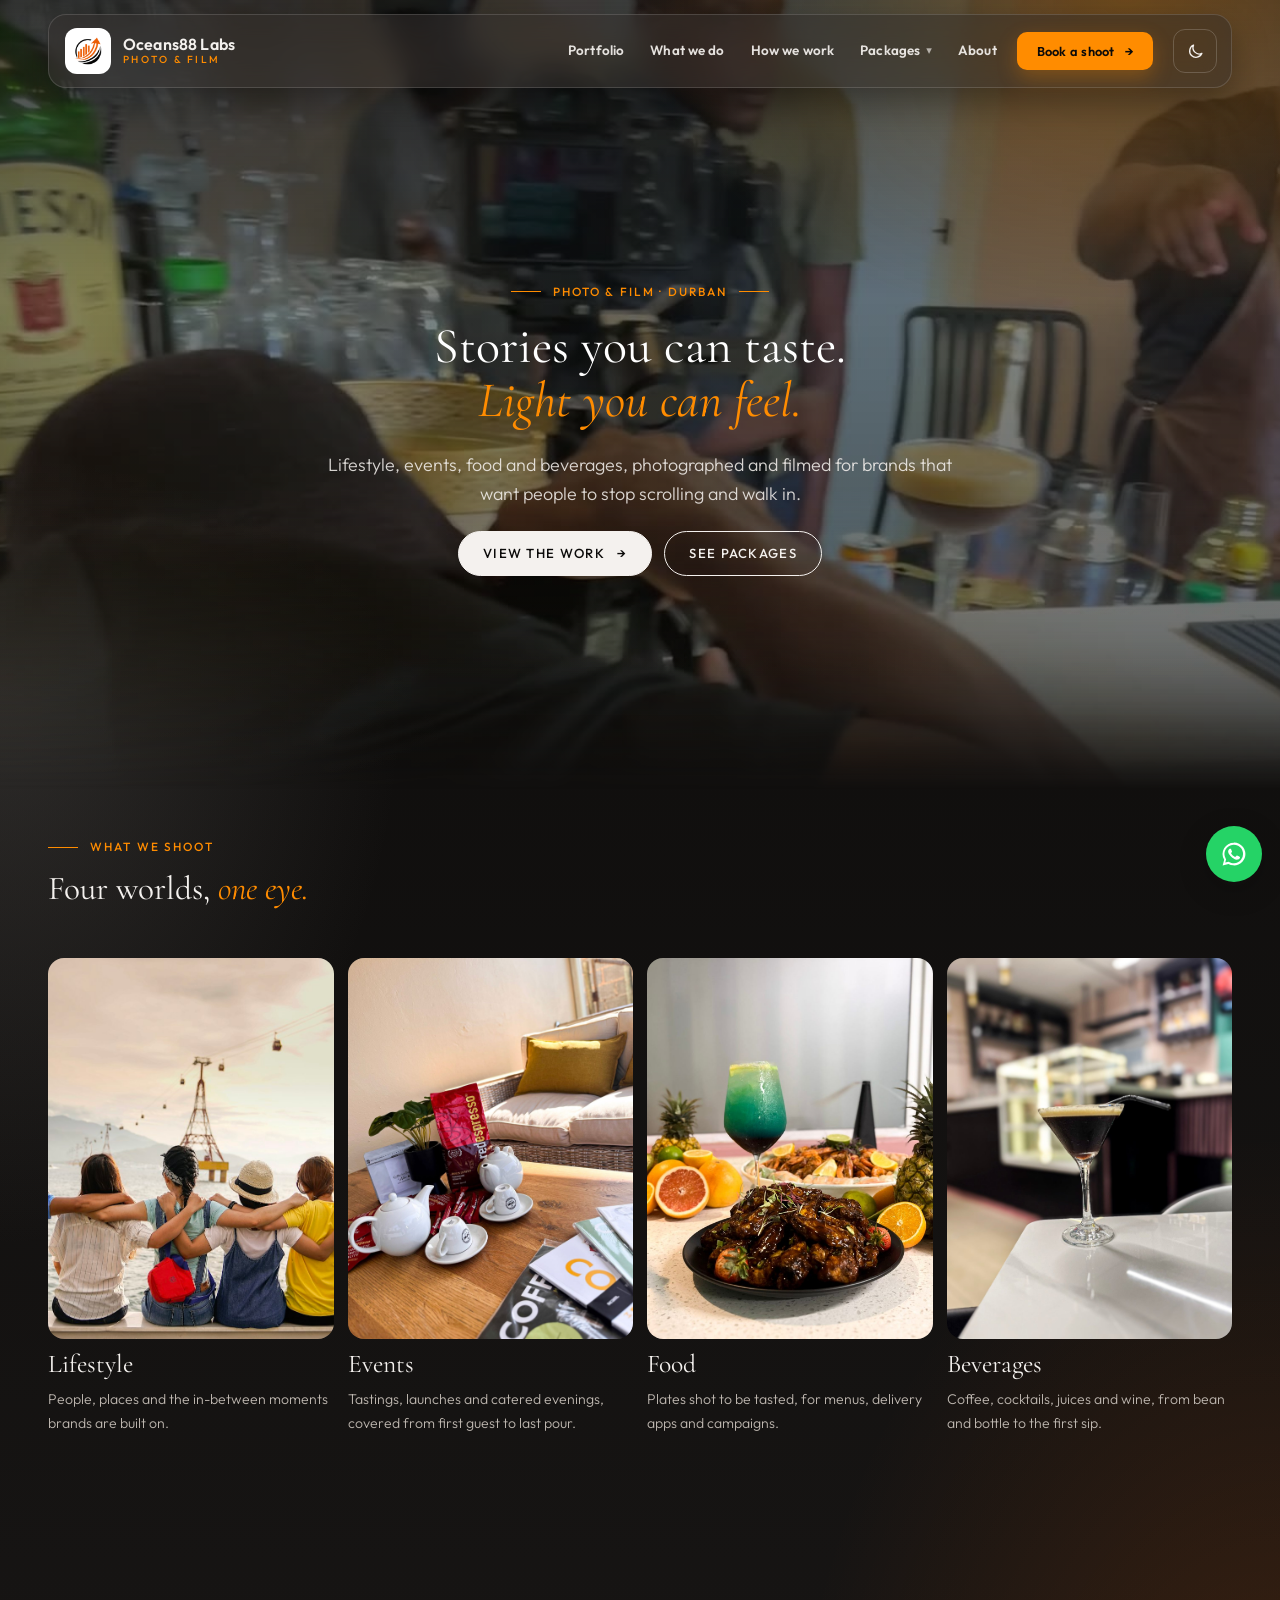
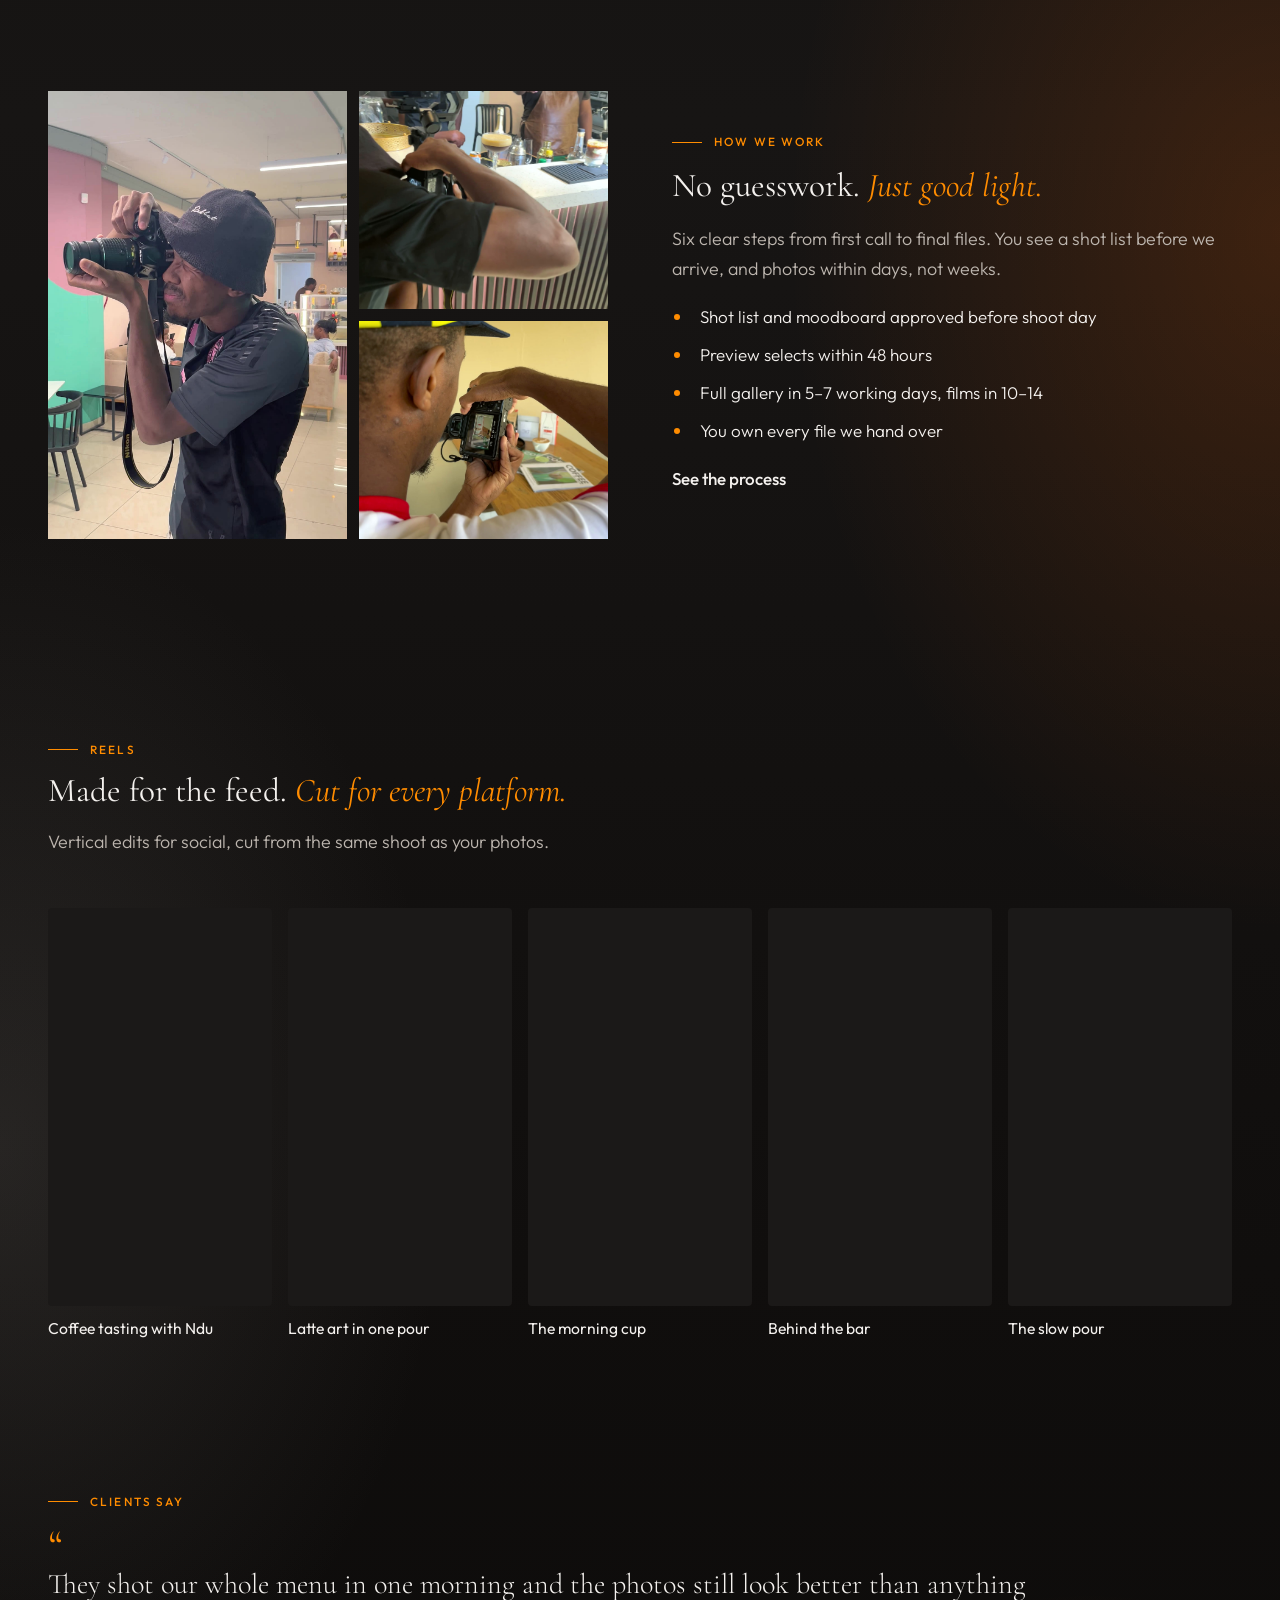
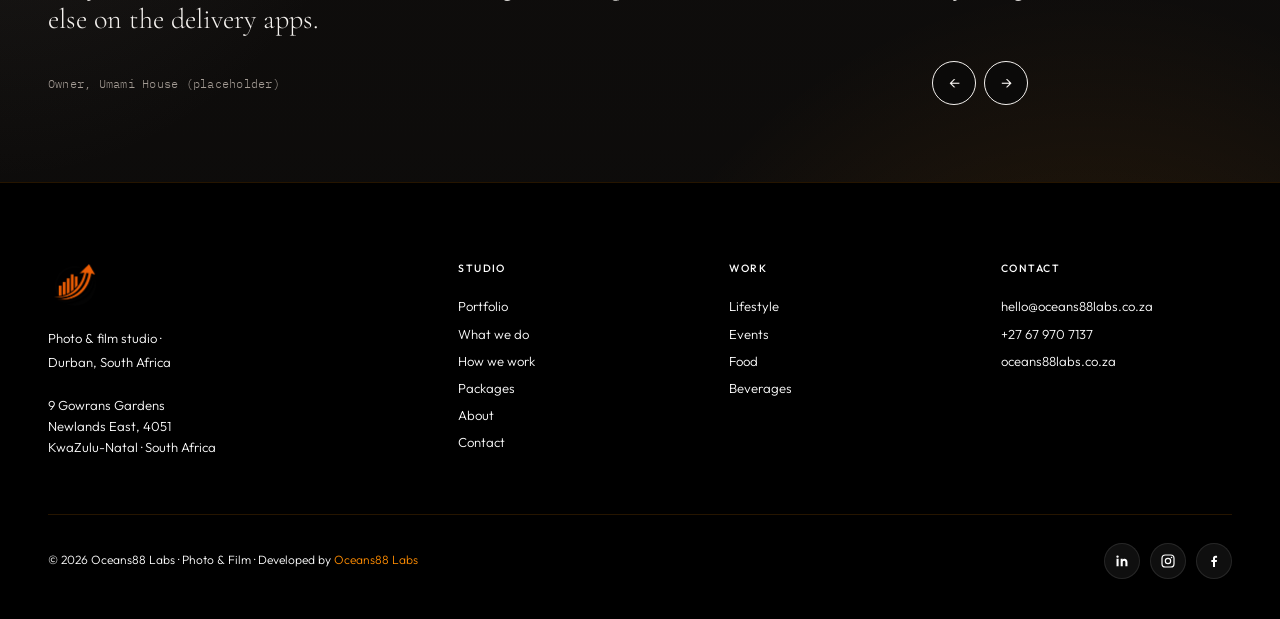
<file: index.html>
<!doctype html>
<html lang="en">
<head>
<meta charset="utf-8">
<meta name="viewport" content="width=device-width, initial-scale=1, viewport-fit=cover">
<title>Oceans88 Labs · Photo &amp; Film, Durban</title>
<meta name="description" content="Lifestyle, events, food and beverage photography and video in Durban, by Oceans88 Labs.">
<link rel="icon" href="media/logo.png">
<link rel="preconnect" href="https://fonts.googleapis.com"><link rel="preconnect" href="https://fonts.gstatic.com" crossorigin>
<link rel="stylesheet" href="https://fonts.googleapis.com/css2?family=Cormorant+Garamond:ital,wght@0,400;0,500;1,400;1,500&family=Outfit:wght@300;400;500&family=IBM+Plex+Mono:wght@400;500&display=swap">
<link rel="stylesheet" href="styles.css">
<script>try{if(localStorage.getItem('o88-theme')==='dark')document.documentElement.dataset.theme='dark'}catch(e){}</script>
</head>
<body data-page="home">
<main>

  <section class="hero-slides hero-video" id="hero-video" aria-label="Behind the scenes with the Oceans88 Labs crew">
    <div class="slides">
      <video class="slide on" muted loop playsinline preload="auto" aria-hidden="true"
        poster="media/work/hero-crew-poster.jpg" data-poster-tall="media/work/hero-crew-poster-tall.jpg"
        data-wide="media/vid/hero-crew-wide.mp4" data-tall="media/vid/hero-crew-tall.mp4"></video>
    </div>
    <div class="hero-shade" aria-hidden="true"></div>
    <div class="wrap hero-center">
      <span class="eyebrow">Photo &amp; Film · Durban</span>
      <h1><span>Stories you can taste.</span><span><em>Light you can feel.</em></span></h1>
      <p class="lede">Lifestyle, events, food and beverages, photographed and filmed for brands that want people to stop scrolling and walk in.</p>
      <div class="hero-ctas">
        <a class="btn solid" href="portfolio.html">View the work <span class="arr">→</span></a>
        <a class="btn line" href="packages.html">See packages</a>
      </div>
    </div>
  </section>

  <section class="section wrap after-hero">
    <div class="section-head reveal">
      <div>
        <span class="eyebrow">What we shoot</span>
        <h2>Four worlds, <em>one eye.</em></h2>
      </div>
    </div>
    <div class="cats reveal" id="cats"></div>
  </section>

  <section class="section wrap">
    <div class="split">
      <div class="mosaic reveal">
        <div class="frame crew"><img src="media/work/crew-photographer-cafe.jpg" alt="Oceans88 Labs photographer shooting inside a pink and teal café" loading="lazy"></div>
        <div class="frame crew"><img src="media/work/crew-bar-photographer.jpg" alt="Oceans88 Labs photographer shooting an espresso martini while the barista directs" loading="lazy"></div>
        <div class="frame crew"><img src="media/work/crew-flatlay-coffee.jpg" alt="Oceans88 Labs photographer framing a coffee and magazine flat lay" loading="lazy"></div>
      </div>
      <div class="copy reveal">
        <span class="eyebrow">How we work</span>
        <h2>No guesswork. <em>Just good light.</em></h2>
        <p class="lede">Six clear steps from first call to final files. You see a shot list before we arrive, and photos within days, not weeks.</p>
        <ul class="ticks">
          <li>Shot list and moodboard approved before shoot day</li>
          <li>Preview selects within 48 hours</li>
          <li>Full gallery in 5–7 working days, films in 10–14</li>
          <li>You own every file we hand over</li>
        </ul>
        <div><a class="link-arrow" href="process.html">See the process</a></div>
      </div>
    </div>
  </section>

  <section class="section wrap tight reels">
    <div class="section-head reveal">
      <div>
        <span class="eyebrow">Reels</span>
        <h2>Made for the feed. <em>Cut for every platform.</em></h2>
        <p class="lede">Vertical edits for social, cut from the same shoot as your photos.</p>
      </div>
    </div>
    <div class="verticals reveal" id="reels"></div>
  </section>

  <section class="section wrap tight">
    <div class="quote reveal" id="quote">
      <span class="eyebrow">Clients say</span>
      <blockquote></blockquote>
      <div style="display:flex;justify-content:space-between;align-items:center;gap:16px;flex-wrap:wrap">
        <cite class="meta" style="font-style:normal"></cite>
        <div class="quotes-nav"><button type="button" id="q-prev" aria-label="Previous quote">←</button><button type="button" id="q-next" aria-label="Next quote">→</button></div>
      </div>
    </div>
  </section>



</main>
<script src="data.js"></script>
<script src="site.js"></script>
<script>
document.addEventListener('DOMContentLoaded', function () {
  document.getElementById('cats').innerHTML = CATEGORIES.map(function (c) {
    return '<a class="cat" href="portfolio.html#' + c.id + '"><div class="frame">' +
      '<img src="' + IMG(c.cover, 700) + '" alt="' + c.name + '" loading="lazy">' +
      '</div><b>' + c.name + '</b><p>' + c.line + '</p></a>';
  }).join('');
});
</script>
</body>
</html>
</file>
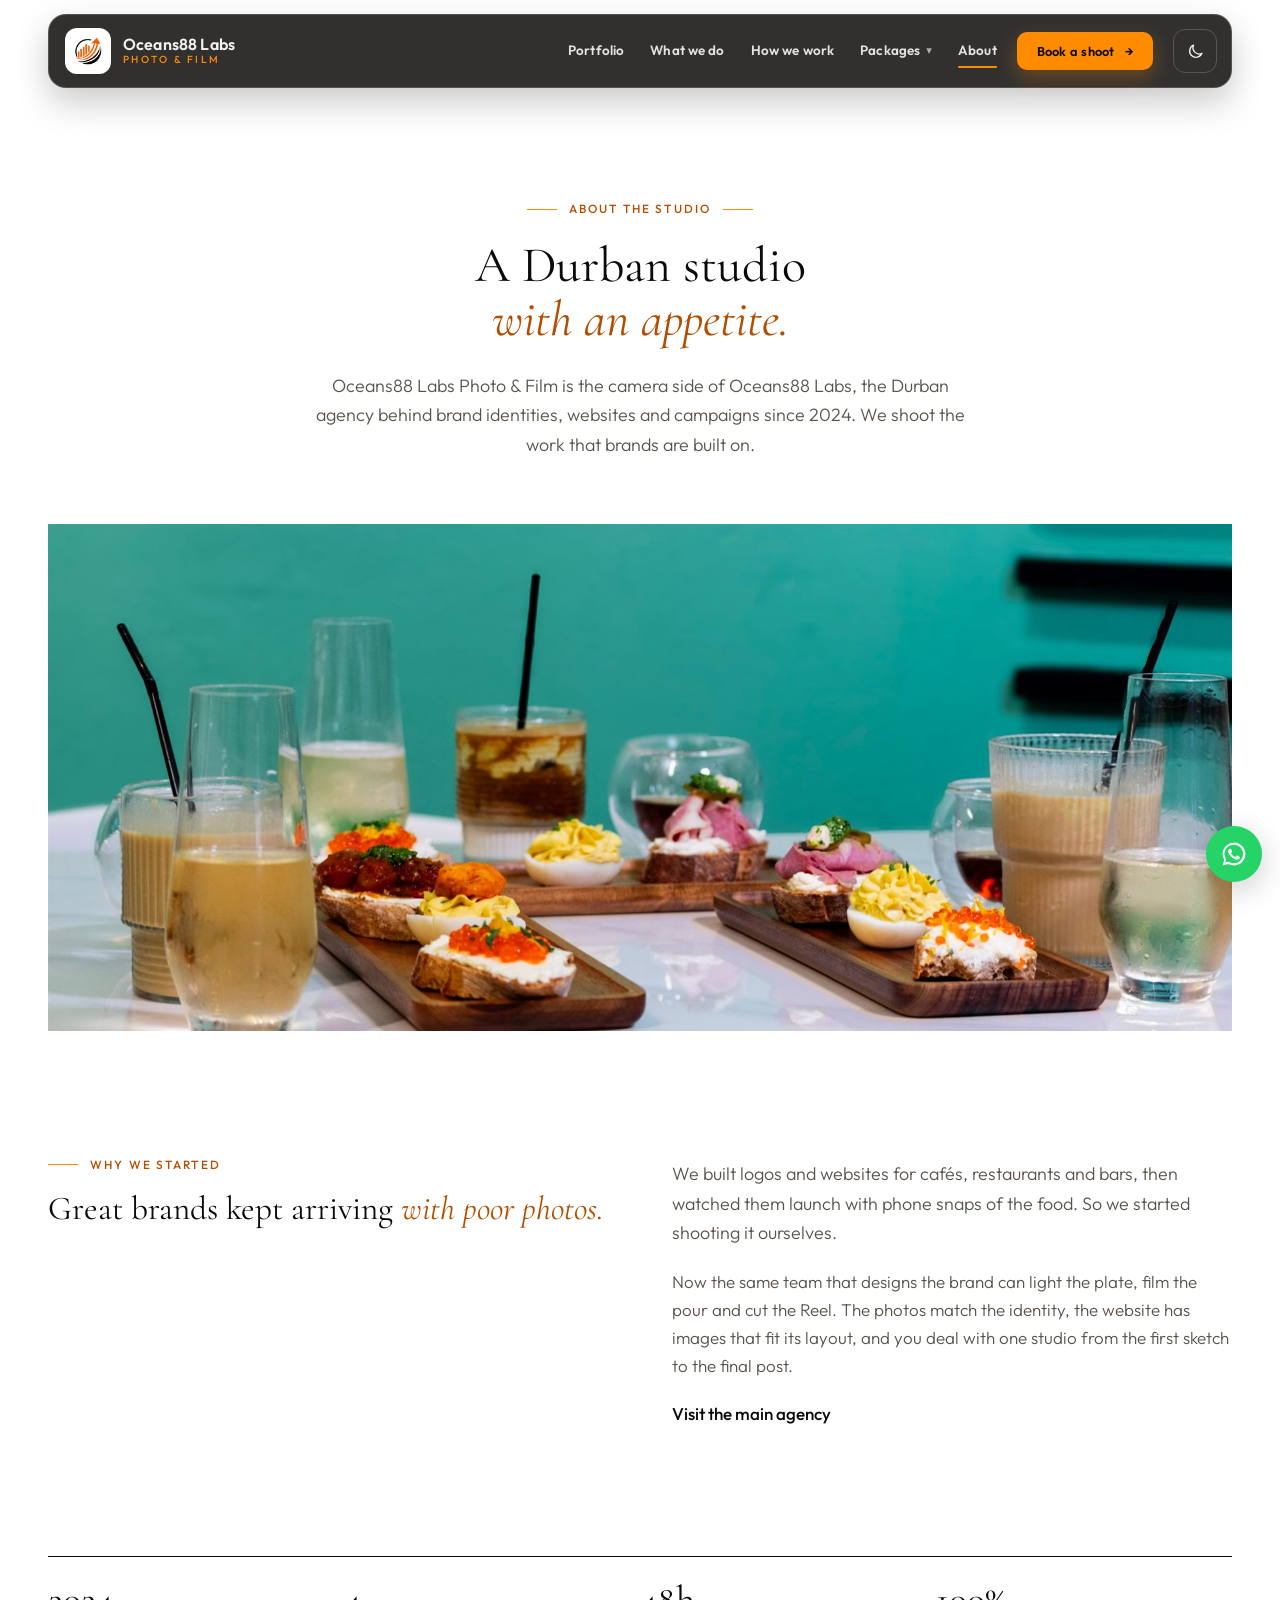
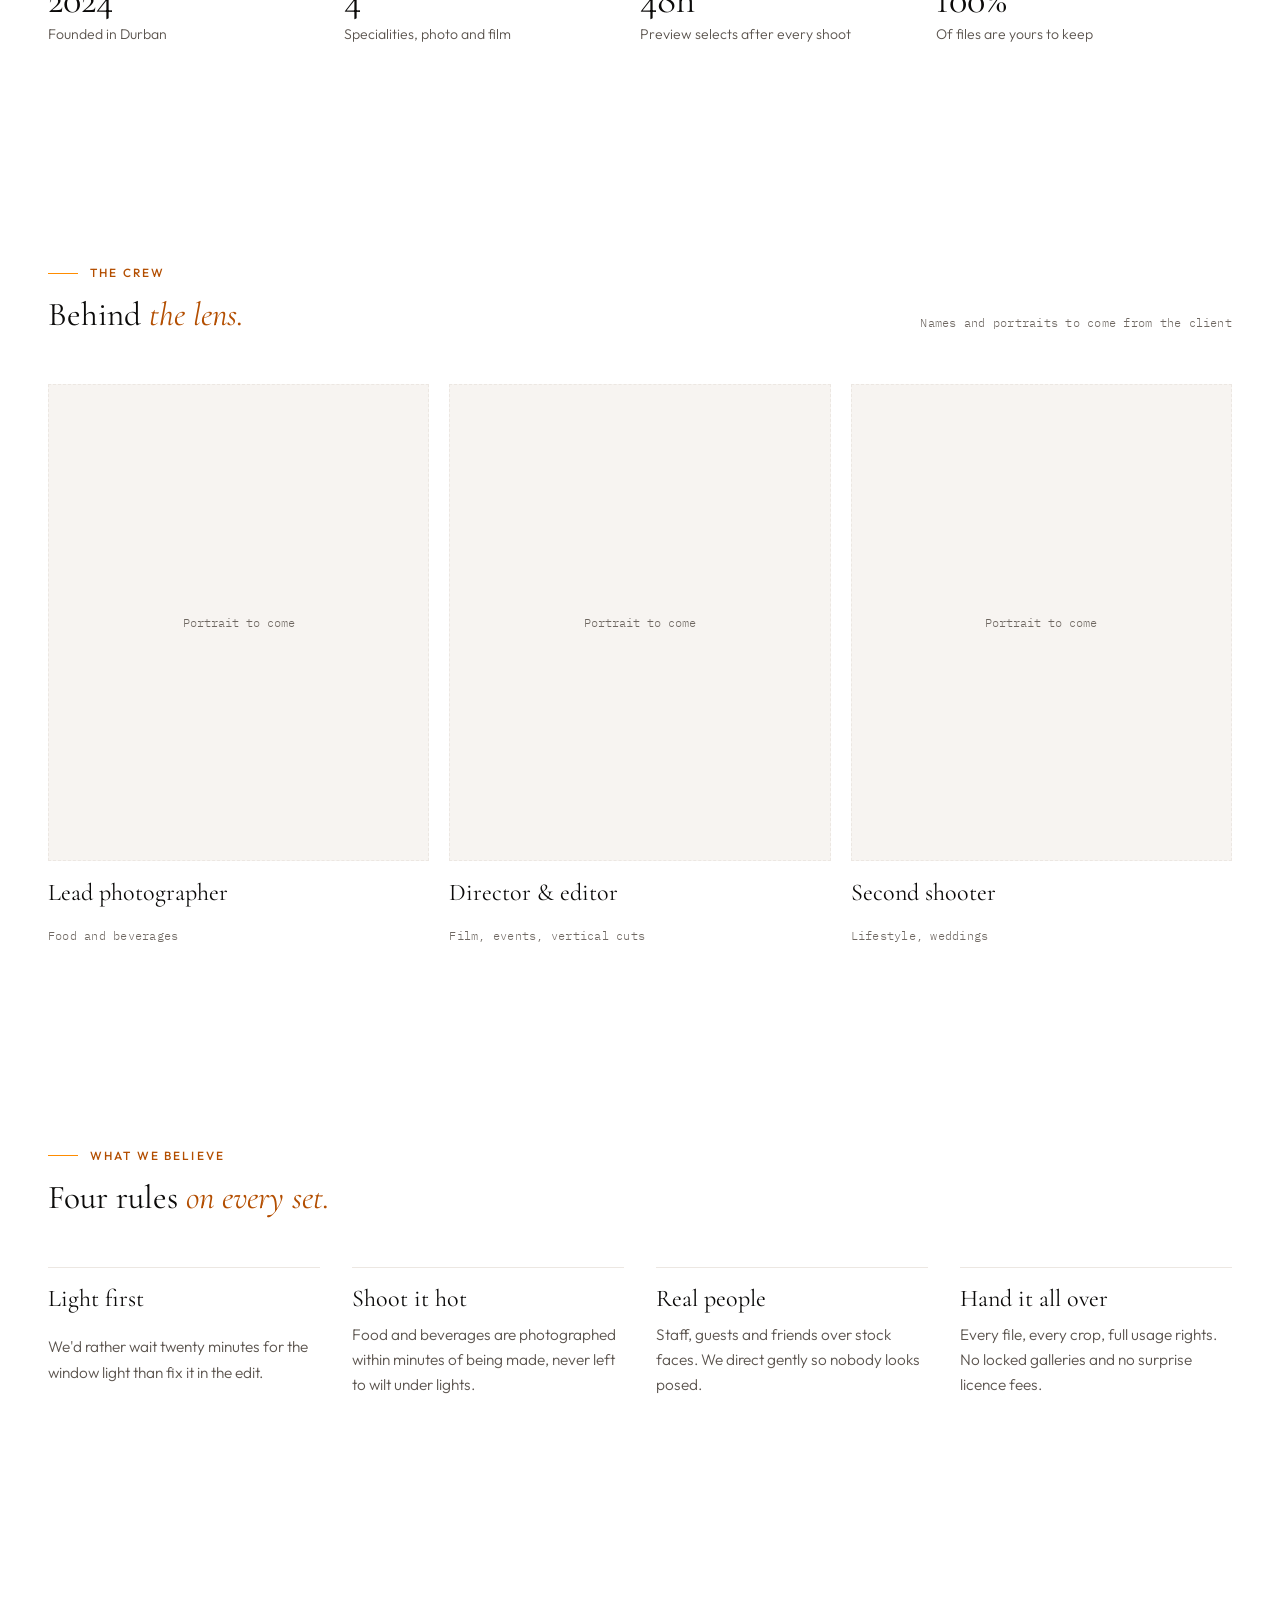
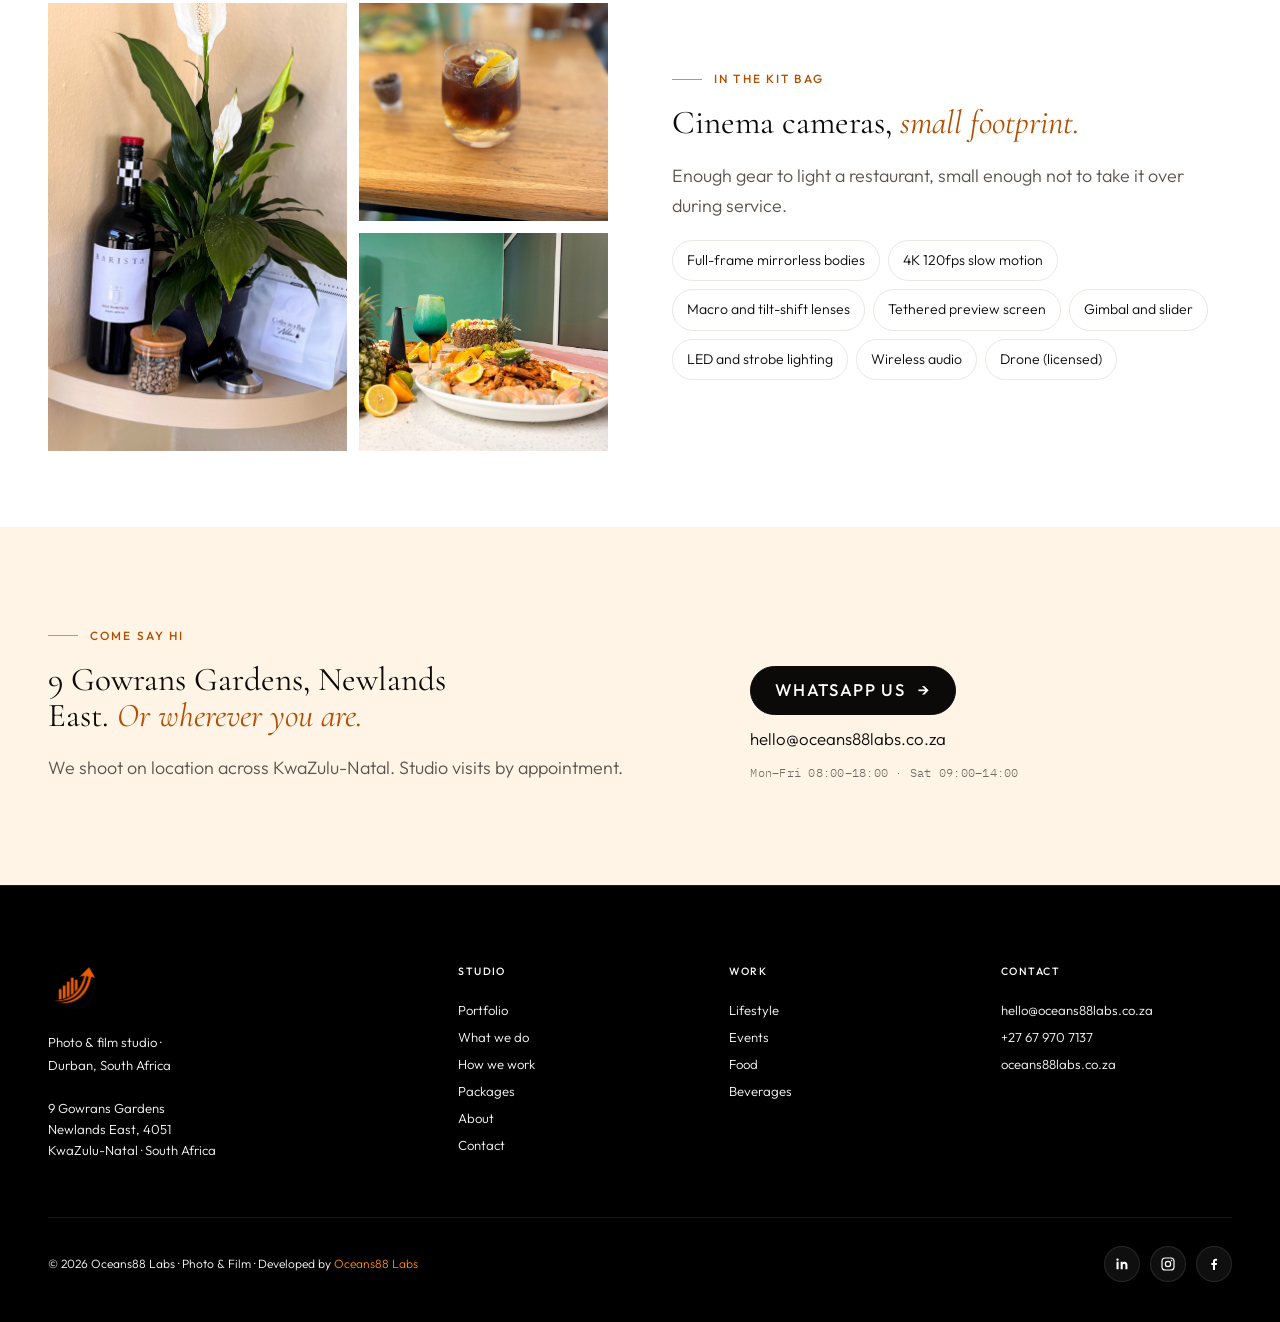
<file: about.html>
<!doctype html>
<html lang="en">
<head>
<meta charset="utf-8">
<meta name="viewport" content="width=device-width, initial-scale=1, viewport-fit=cover">
<title>About · Oceans88 Labs Photo &amp; Film</title>
<link rel="icon" href="media/logo.png">
<link rel="preconnect" href="https://fonts.googleapis.com"><link rel="preconnect" href="https://fonts.gstatic.com" crossorigin>
<link rel="stylesheet" href="https://fonts.googleapis.com/css2?family=Cormorant+Garamond:ital,wght@0,400;0,500;1,400;1,500&family=Outfit:wght@300;400;500&family=IBM+Plex+Mono:wght@400;500&display=swap">
<link rel="stylesheet" href="styles.css">
<script>try{if(localStorage.getItem('o88-theme')==='dark')document.documentElement.dataset.theme='dark'}catch(e){}</script>
</head>
<body data-page="about">
<main>
  <section class="wrap page-hero">
    <span class="eyebrow">About the studio</span>
    <h1><span>A Durban studio</span><span><em>with an appetite.</em></span></h1>
    <p class="lede">Oceans88 Labs Photo &amp; Film is the camera side of Oceans88 Labs, the Durban agency behind brand identities, websites and campaigns since 2024. We shoot the work that brands are built on.</p>
  </section>

  <section class="wrap">
    <div class="frame reveal" style="aspect-ratio:21/9"><img src="media/work/food-tasting-boards.jpg" alt="Tasting boards and drinks styled against a teal wall"></div>
  </section>

  <section class="section wrap">
    <div class="split" style="align-items:start">
      <div class="copy reveal" style="align-content:start">
        <span class="eyebrow">Why we started</span>
        <h2>Great brands kept arriving <em>with poor photos.</em></h2>
      </div>
      <div class="copy reveal">
        <p class="lede">We built logos and websites for cafés, restaurants and bars, then watched them launch with phone snaps of the food. So we started shooting it ourselves.</p>
        <p class="muted">Now the same team that designs the brand can light the plate, film the pour and cut the Reel. The photos match the identity, the website has images that fit its layout, and you deal with one studio from the first sketch to the final post.</p>
        <div><a class="link-arrow" href="https://oceans88labs.co.za" target="_blank" rel="noopener">Visit the main agency</a></div>
      </div>
    </div>
  </section>

  <section class="wrap" style="padding-bottom:clamp(72px,10vw,120px)">
    <div class="stats reveal">
      <div><b>2024</b><span>Founded in Durban</span></div>
      <div><b>4</b><span>Specialities, photo and film</span></div>
      <div><b>48h</b><span>Preview selects after every shoot</span></div>
      <div><b>100%</b><span>Of files are yours to keep</span></div>
    </div>
  </section>

  <section class="section wrap tight">
    <div class="section-head reveal">
      <div><span class="eyebrow">The crew</span><h2>Behind <em>the lens.</em></h2></div>
      <span class="meta">Names and portraits to come from the client</span>
    </div>
    <div class="team">
      <div class="member reveal"><div class="frame ph"><span>Portrait to come</span></div><b>Lead photographer</b><span class="meta">Food and beverages</span></div>
      <div class="member reveal"><div class="frame ph"><span>Portrait to come</span></div><b>Director &amp; editor</b><span class="meta">Film, events, vertical cuts</span></div>
      <div class="member reveal"><div class="frame ph"><span>Portrait to come</span></div><b>Second shooter</b><span class="meta">Lifestyle, weddings</span></div>
    </div>
  </section>

  <section class="section wrap">
    <div class="section-head reveal"><div><span class="eyebrow">What we believe</span><h2>Four rules <em>on every set.</em></h2></div></div>
    <div class="values reveal">
      <div><h3>Light first</h3><p>We'd rather wait twenty minutes for the window light than fix it in the edit.</p></div>
      <div><h3>Shoot it hot</h3><p>Food and beverages are photographed within minutes of being made, never left to wilt under lights.</p></div>
      <div><h3>Real people</h3><p>Staff, guests and friends over stock faces. We direct gently so nobody looks posed.</p></div>
      <div><h3>Hand it all over</h3><p>Every file, every crop, full usage rights. No locked galleries and no surprise licence fees.</p></div>
    </div>
  </section>

  <section class="section wrap tight">
    <div class="split">
      <div class="mosaic reveal">
        <div class="frame"><img src="media/work/events-ndu-shelf.jpg" alt="Shelf with a Barista Pinotage, green coffee beans and Coffee in a Bag" loading="lazy"></div>
        <div class="frame"><img src="media/work/beverages-ndu-espresso-tonic.jpg" alt="Espresso tonic with lemon over ice" loading="lazy"></div>
        <div class="frame"><img src="media/work/food-prawn-platter.jpg" alt="Prawn platter with citrus" loading="lazy"></div>
      </div>
      <div class="copy reveal">
        <span class="eyebrow">In the kit bag</span>
        <h2>Cinema cameras, <em>small footprint.</em></h2>
        <p class="lede">Enough gear to light a restaurant, small enough not to take it over during service.</p>
        <div class="gear">
          <span>Full-frame mirrorless bodies</span><span>4K 120fps slow motion</span><span>Macro and tilt-shift lenses</span><span>Tethered preview screen</span><span>Gimbal and slider</span><span>LED and strobe lighting</span><span>Wireless audio</span><span>Drone (licensed)</span>
        </div>
      </div>
    </div>
  </section>

  <section class="book">
    <div class="wrap">
      <div style="display:grid;gap:20px">
        <span class="eyebrow">Come say hi</span>
        <h2>9 Gowrans Gardens, Newlands East. <em>Or wherever you are.</em></h2>
        <p class="lede">We shoot on location across KwaZulu-Natal. Studio visits by appointment.</p>
      </div>
      <div class="contact">
        <a class="btn solid" href="https://wa.me/27679707137" target="_blank" rel="noopener" style="justify-self:start">WhatsApp us <span class="arr">→</span></a>
        <a href="mailto:hello@oceans88labs.co.za">hello@oceans88labs.co.za</a>
        <span class="meta">Mon–Fri 08:00–18:00 · Sat 09:00–14:00</span>
      </div>
    </div>
  </section>
</main>
<script src="data.js"></script>
<script src="site.js"></script>
</body>
</html>
</file>
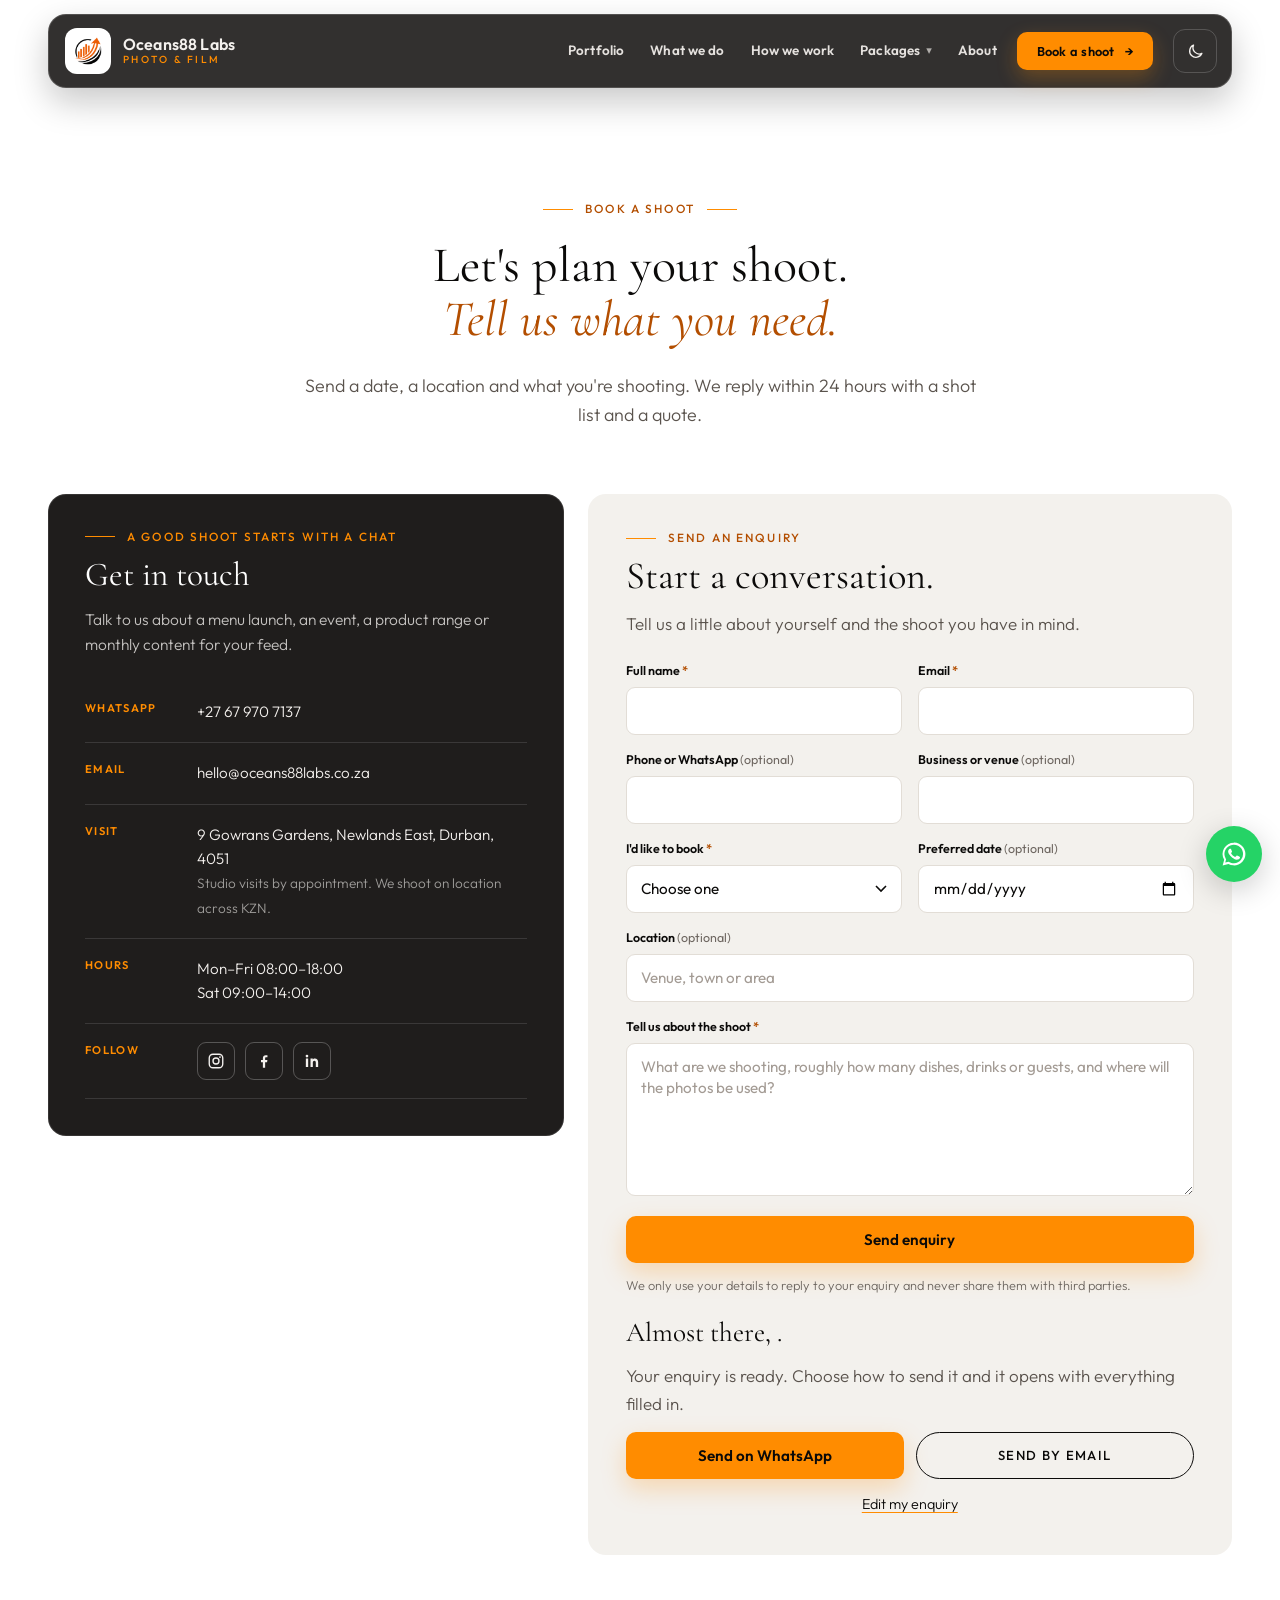
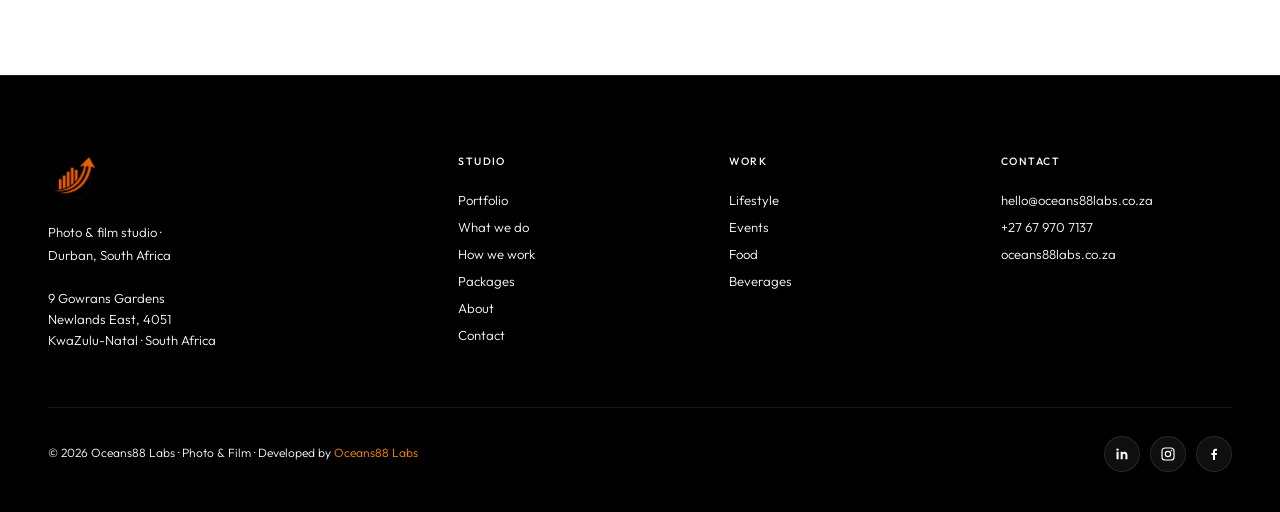
<file: contact.html>
<!doctype html>
<html lang="en">
<head>
<meta charset="utf-8">
<meta name="viewport" content="width=device-width, initial-scale=1, viewport-fit=cover">
<title>Contact · Oceans88 Labs Photo &amp; Film</title>
<link rel="icon" href="media/logo.png">
<link rel="preconnect" href="https://fonts.googleapis.com"><link rel="preconnect" href="https://fonts.gstatic.com" crossorigin>
<link rel="stylesheet" href="https://fonts.googleapis.com/css2?family=Cormorant+Garamond:ital,wght@0,400;0,500;1,400;1,500&family=Outfit:wght@300;400;500;600&family=IBM+Plex+Mono:wght@400;500&display=swap">
<link rel="stylesheet" href="styles.css">
<script>try{if(localStorage.getItem('o88-theme')==='dark')document.documentElement.dataset.theme='dark'}catch(e){}</script>
</head>
<body data-page="contact">
<main>
  <section class="wrap page-hero">
    <span class="eyebrow">Book a shoot</span>
    <h1><span>Let's plan your shoot.</span><span><em>Tell us what you need.</em></span></h1>
    <p class="lede">Send a date, a location and what you're shooting. We reply within 24 hours with a shot list and a quote.</p>
  </section>

  <section class="wrap" style="padding-bottom:clamp(72px,10vw,120px)">
    <div class="contact-grid">
      <aside class="info-card reveal">
        <span class="eyebrow">A good shoot starts with a chat</span>
        <h2>Get in touch</h2>
        <p class="info-lede">Talk to us about a menu launch, an event, a product range or monthly content for your feed.</p>
        <dl class="info-rows">
          <div><dt>WhatsApp</dt><dd><a href="https://wa.me/27679707137" target="_blank" rel="noopener">+27 67 970 7137</a></dd></div>
          <div><dt>Email</dt><dd><a href="mailto:hello@oceans88labs.co.za">hello@oceans88labs.co.za</a></dd></div>
          <div><dt>Visit</dt><dd>9 Gowrans Gardens, Newlands East, Durban, 4051<br><span class="info-note">Studio visits by appointment. We shoot on location across KZN.</span></dd></div>
          <div><dt>Hours</dt><dd>Mon–Fri 08:00–18:00<br>Sat 09:00–14:00</dd></div>
          <div><dt>Follow</dt><dd class="socials">
            <a href="https://www.instagram.com/oceans88_labs" target="_blank" rel="noopener" aria-label="Instagram"><svg viewBox="0 0 24 24" aria-hidden="true"><rect x="3" y="3" width="18" height="18" rx="5" fill="none" stroke="currentColor" stroke-width="1.8"/><circle cx="12" cy="12" r="4" fill="none" stroke="currentColor" stroke-width="1.8"/><circle cx="17.3" cy="6.7" r="1.2" fill="currentColor"/></svg></a>
            <a href="https://facebook.com/oceans88labs" target="_blank" rel="noopener" aria-label="Facebook"><svg viewBox="0 0 24 24" aria-hidden="true"><path d="M13.5 21v-7.5h2.6l.4-3h-3V8.6c0-.9.3-1.5 1.5-1.5h1.6V4.4c-.3 0-1.2-.1-2.3-.1-2.3 0-3.8 1.4-3.8 3.9v2.3H8v3h2.5V21z" fill="currentColor"/></svg></a>
            <a href="https://linkedin.com/company/oceans88-labs" target="_blank" rel="noopener" aria-label="LinkedIn"><svg viewBox="0 0 24 24" aria-hidden="true"><path d="M6.9 8.7H3.8V20h3.1zM5.3 3.6a1.8 1.8 0 1 0 0 3.6 1.8 1.8 0 0 0 0-3.6zM20.2 13.6c0-3-1.6-5.1-4.4-5.1-1.4 0-2.4.8-2.8 1.5V8.7H10V20h3.1v-5.6c0-1.5.3-2.9 2.1-2.9s1.9 1.7 1.9 3V20h3.1z" fill="currentColor"/></svg></a>
          </dd></div>
        </dl>
      </aside>

      <div class="form-card reveal">
        <span class="eyebrow">Send an enquiry</span>
        <h2>Start a conversation.</h2>
        <p class="muted">Tell us a little about yourself and the shoot you have in mind.</p>

        <form id="enquiry" novalidate>
          <div class="fields">
            <div class="field"><label for="f-name">Full name <b>*</b></label><input id="f-name" name="name" type="text" autocomplete="name" required></div>
            <div class="field"><label for="f-email">Email <b>*</b></label><input id="f-email" name="email" type="email" autocomplete="email" required></div>
            <div class="field"><label for="f-phone">Phone or WhatsApp <span>(optional)</span></label><input id="f-phone" name="phone" type="tel" autocomplete="tel"></div>
            <div class="field"><label for="f-company">Business or venue <span>(optional)</span></label><input id="f-company" name="company" type="text" autocomplete="organization"></div>
            <div class="field"><label for="f-topic">I'd like to book <b>*</b></label>
              <select id="f-topic" name="topic" required>
                <option value="">Choose one</option>
                <option>Portraits &amp; lifestyle</option>
                <option>Wedding</option>
                <option>Event coverage</option>
                <option>Commercial or product</option>
                <option>Food photography</option>
                <option>Beverage photography</option>
                <option>Videography</option>
                <option>Monthly social media</option>
                <option>Something else</option>
              </select></div>
            <div class="field"><label for="f-date">Preferred date <span>(optional)</span></label><input id="f-date" name="date" type="date"></div>
            <div class="field wide"><label for="f-location">Location <span>(optional)</span></label><input id="f-location" name="location" type="text" placeholder="Venue, town or area"></div>
            <div class="field wide"><label for="f-message">Tell us about the shoot <b>*</b></label><textarea id="f-message" name="message" rows="6" required placeholder="What are we shooting, roughly how many dishes, drinks or guests, and where will the photos be used?"></textarea></div>
          </div>
          <p class="form-error" id="form-error" hidden>Please fill in your name, a valid email, what you'd like to book and a short message.</p>
          <button class="submit" type="submit">Send enquiry</button>
          <p class="form-note">We only use your details to reply to your enquiry and never share them with third parties.</p>
        </form>

        <div class="sent" id="sent" hidden>
          <h3>Almost there, <span id="sent-name"></span>.</h3>
          <p class="muted">Your enquiry is ready. Choose how to send it and it opens with everything filled in.</p>
          <div class="sent-actions">
            <a class="submit" id="send-wa" href="https://wa.me/27679707137" target="_blank" rel="noopener">Send on WhatsApp</a>
            <a class="btn line" id="send-mail" href="mailto:hello@oceans88labs.co.za">Send by email</a>
          </div>
          <button class="clear" type="button" id="edit-enquiry">Edit my enquiry</button>
        </div>
      </div>
    </div>
  </section>
</main>
<script src="data.js"></script>
<script src="site.js"></script>
<script>
document.addEventListener('DOMContentLoaded', function () {
  var form = document.getElementById('enquiry');
  var topic = document.getElementById('f-topic');
  /* package pages link here with #portraits, #weddings, #events, #commercial, #video or #social to preselect */
  var pick = { portraits: 'Portraits & lifestyle', weddings: 'Wedding', events: 'Event coverage', commercial: 'Commercial or product', video: 'Videography', social: 'Monthly social media' }[location.hash.slice(1)];
  if (pick) topic.value = pick;

  form.addEventListener('submit', function (e) {
    e.preventDefault();
    var v = function (id) { return document.getElementById(id).value.trim(); };
    var email = v('f-email');
    var ok = v('f-name') && /^[^@\s]+@[^@\s]+\.[^@\s]+$/.test(email) && v('f-topic') && v('f-message');
    document.getElementById('form-error').hidden = !!ok;
    if (!ok) return;
    var opt = function (label, id) { return v(id) ? label + ': ' + v(id) : null; };
    var lines = [
      'Hi Oceans88 Labs, I would like to book: ' + v('f-topic'),
      'Name: ' + v('f-name'),
      'Email: ' + email,
      opt('Phone', 'f-phone'),
      opt('Business', 'f-company'),
      opt('Preferred date', 'f-date'),
      opt('Location', 'f-location'),
      '',
      v('f-message')
    ].filter(function (l) { return l !== null; });
    var text = lines.join('\n');
    document.getElementById('send-wa').href = 'https://wa.me/27679707137?text=' + encodeURIComponent(text);
    document.getElementById('send-mail').href = 'mailto:hello@oceans88labs.co.za?subject=' + encodeURIComponent('Shoot enquiry: ' + v('f-topic')) + '&body=' + encodeURIComponent(text);
    document.getElementById('sent-name').textContent = v('f-name').split(' ')[0];
    form.hidden = true;
    document.getElementById('sent').hidden = false;
  });
  document.getElementById('edit-enquiry').addEventListener('click', function () {
    document.getElementById('sent').hidden = true;
    form.hidden = false;
  });
});
</script>
</body>
</html>
</file>
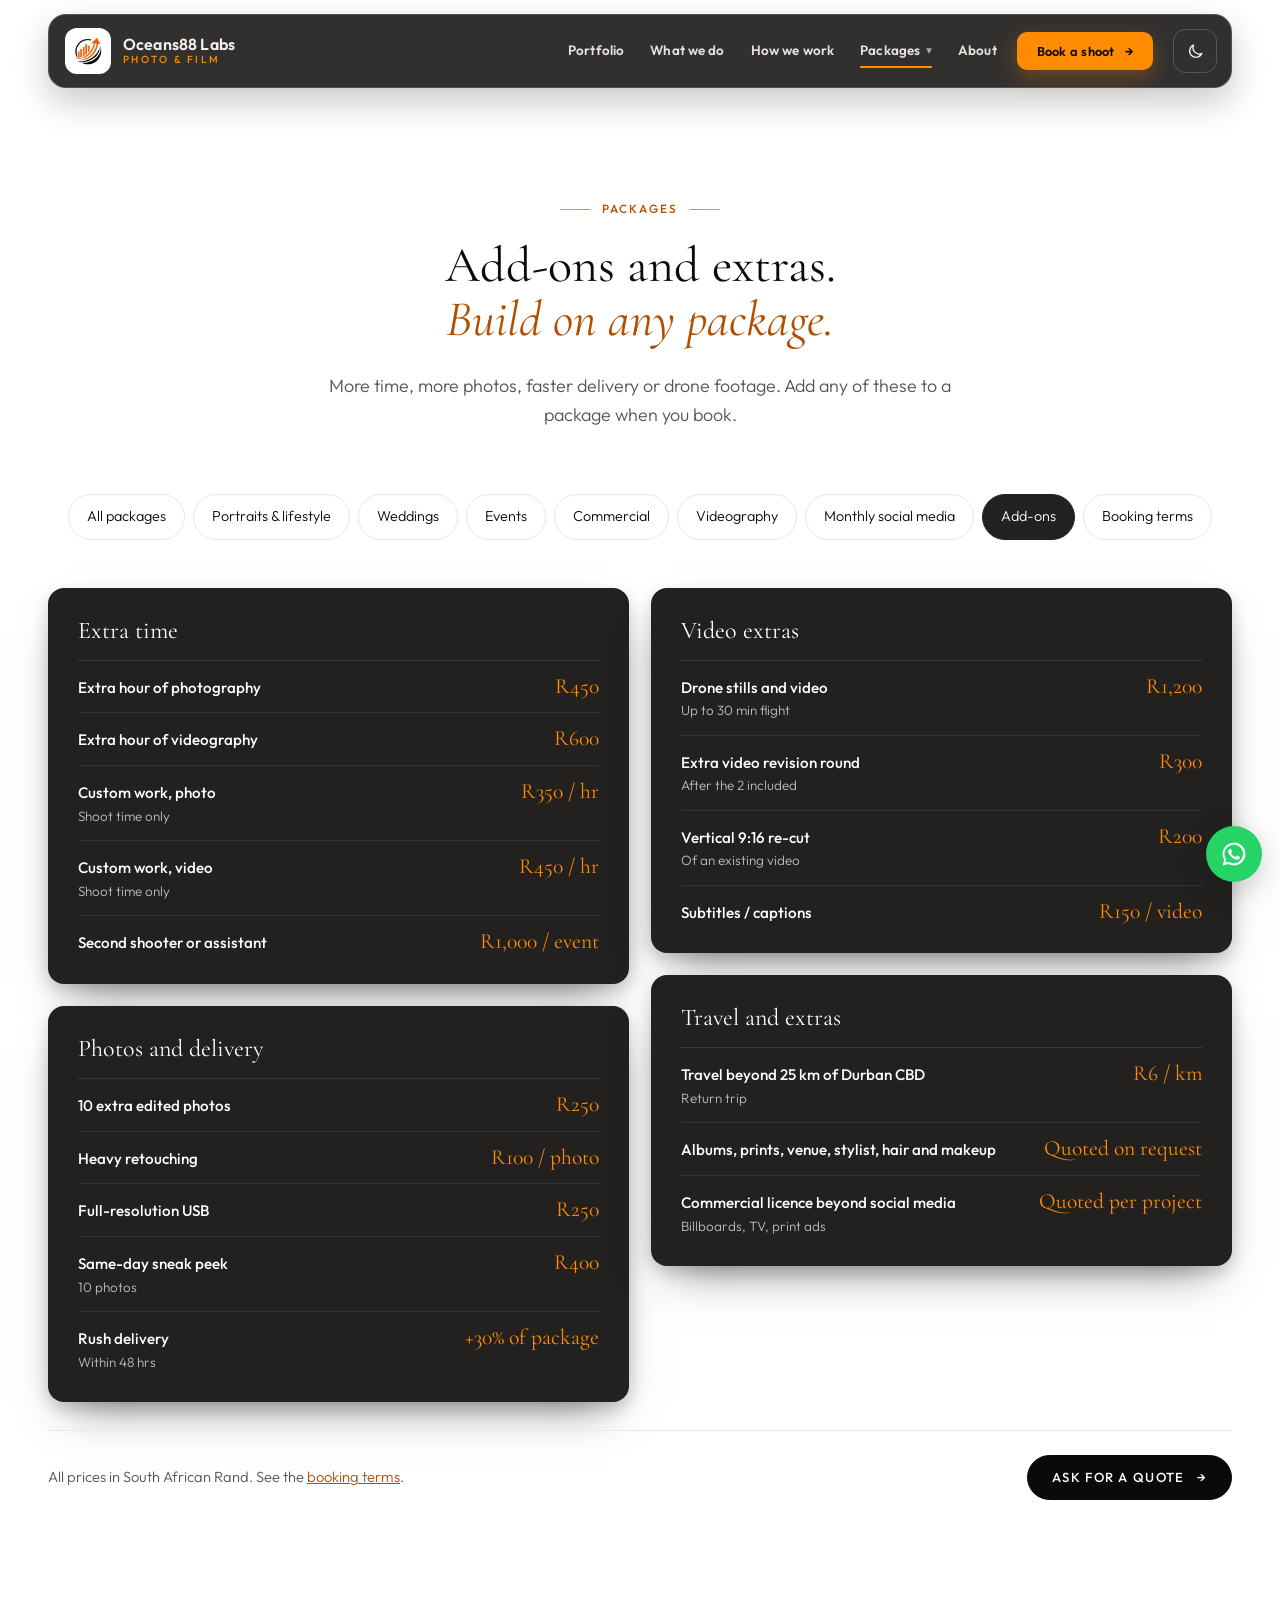
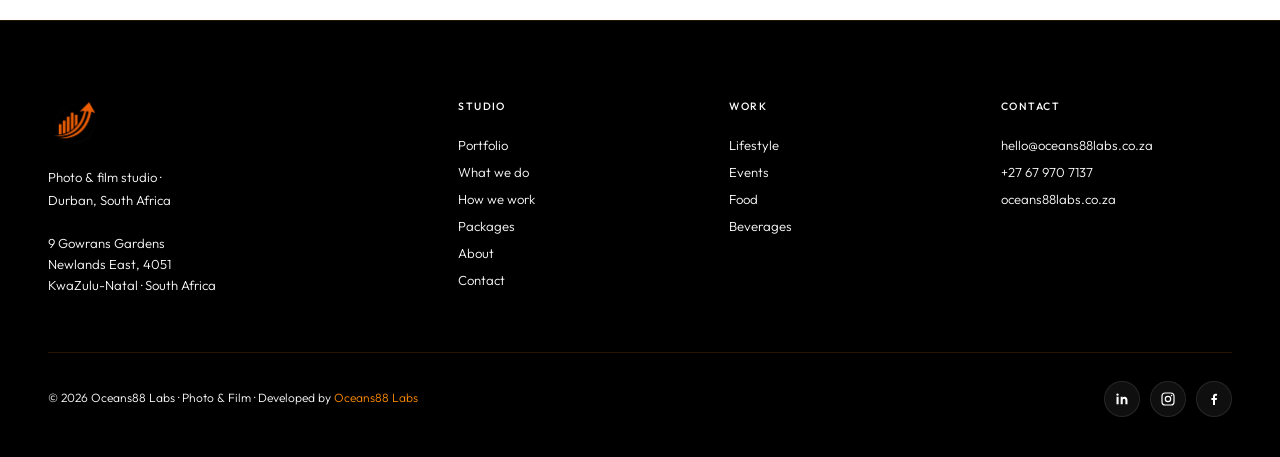
<file: packages-addons.html>
<!doctype html>
<html lang="en">
<head>
<meta charset="utf-8">
<meta name="viewport" content="width=device-width, initial-scale=1, viewport-fit=cover">
<title>Add-ons · Oceans88 Labs Photo &amp; Film</title>
<link rel="icon" href="media/logo.png">
<link rel="preconnect" href="https://fonts.googleapis.com"><link rel="preconnect" href="https://fonts.gstatic.com" crossorigin>
<link rel="stylesheet" href="https://fonts.googleapis.com/css2?family=Cormorant+Garamond:ital,wght@0,400;0,500;1,400;1,500&family=Outfit:wght@300;400;500&family=IBM+Plex+Mono:wght@400;500&display=swap">
<link rel="stylesheet" href="styles.css">
<script>try{if(localStorage.getItem('o88-theme')==='dark')document.documentElement.dataset.theme='dark'}catch(e){}</script>
</head>
<body data-page="packages">
<main>
  <section class="wrap page-hero">
    <span class="eyebrow">Packages</span>
    <h1><span>Add-ons and extras.</span><span><em>Build on any package.</em></span></h1>
    <p class="lede">More time, more photos, faster delivery or drone footage. Add any of these to a package when you book.</p>
  </section>

  <section class="wrap" style="padding-bottom:clamp(72px,10vw,120px)">
    <nav class="pricing-tabs" id="pricing-tabs" data-current="addons" aria-label="Packages"></nav>
    <div id="addons"></div>
    <div class="pricing-foot"><p>All prices in South African Rand. See the <a href="terms.html">booking terms</a>.</p><a class="btn solid" href="contact.html">Ask for a quote <span class="arr">→</span></a></div>
  </section>
</main>
<script src="data.js"></script>
<script src="site.js"></script>
</body>
</html>
</file>
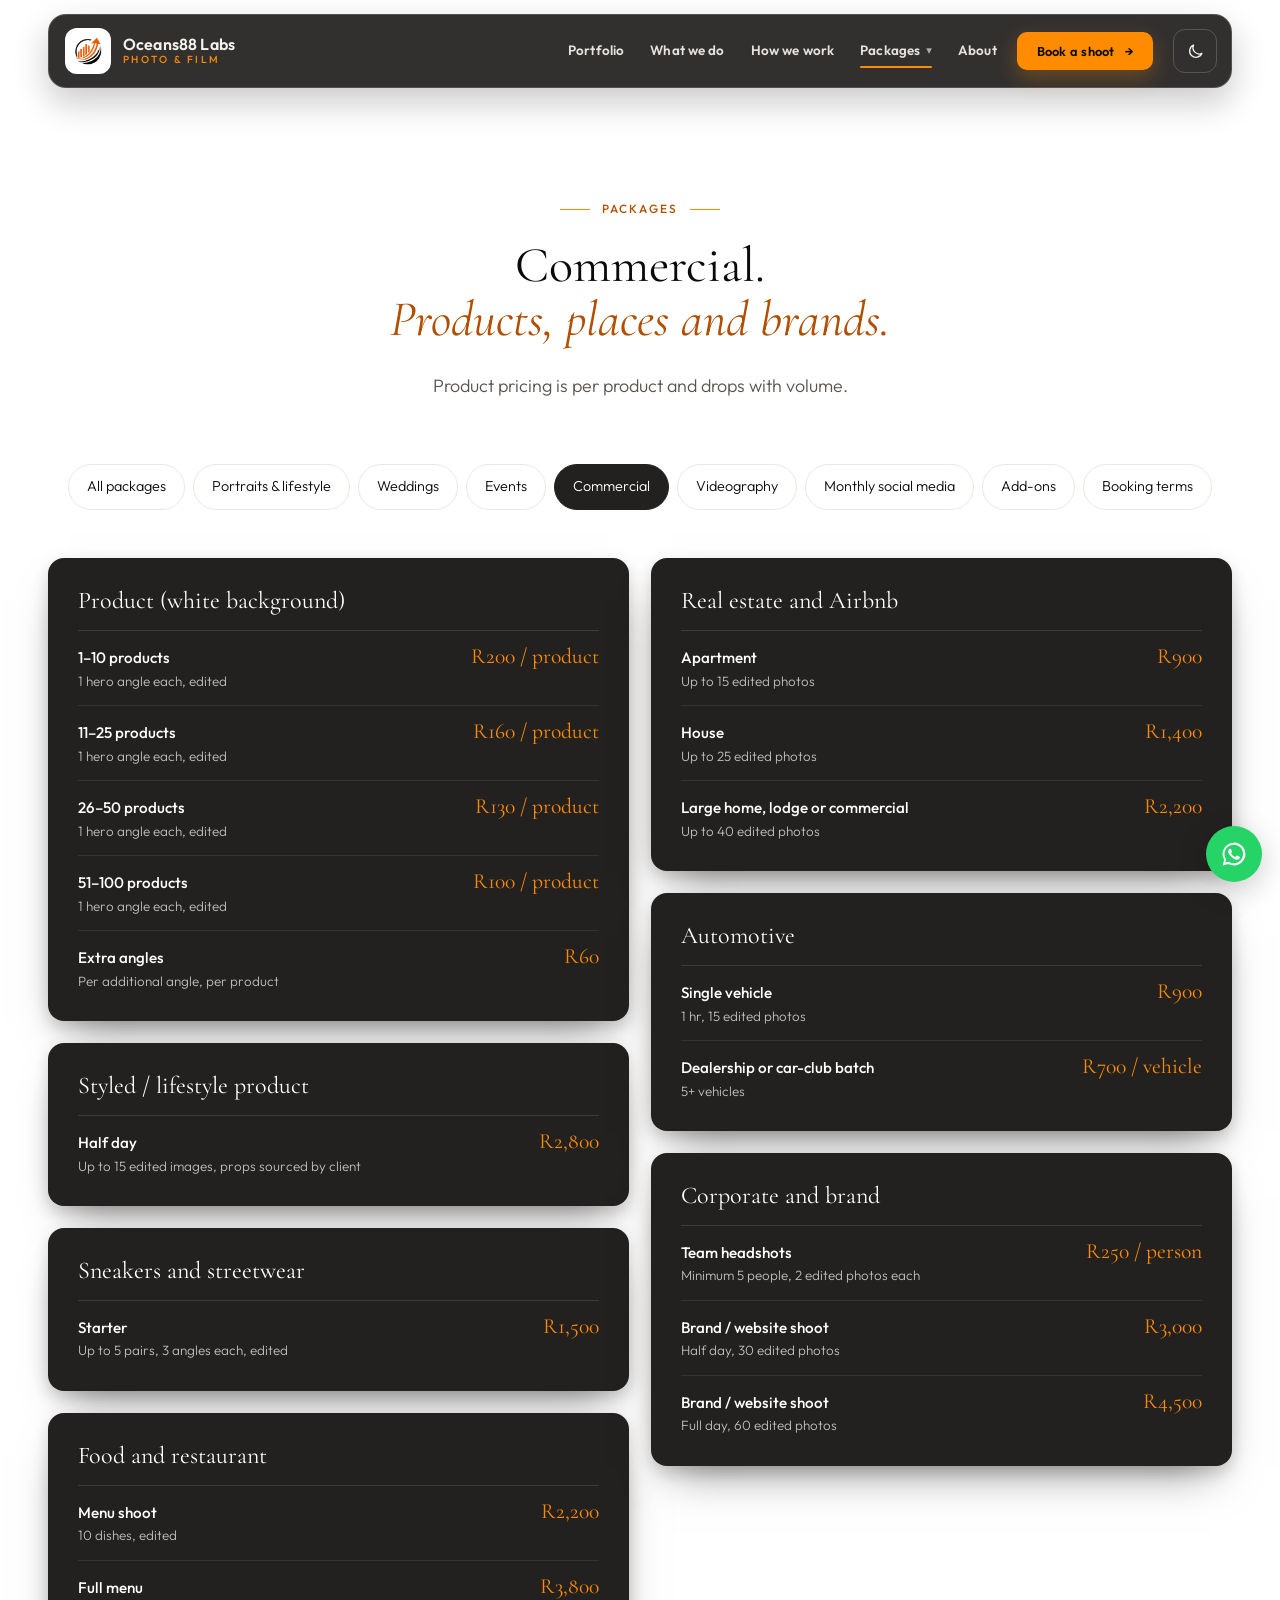
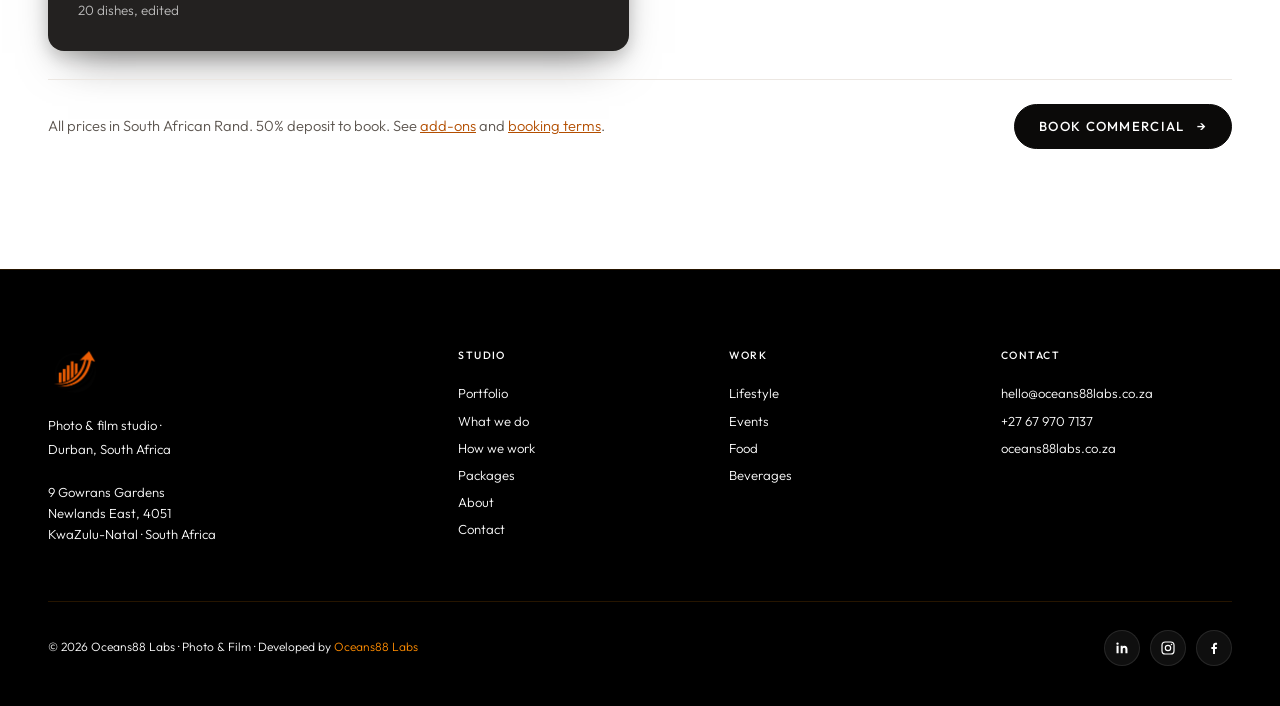
<file: packages-commercial.html>
<!doctype html>
<html lang="en">
<head>
<meta charset="utf-8">
<meta name="viewport" content="width=device-width, initial-scale=1, viewport-fit=cover">
<title>Commercial · Oceans88 Labs Photo &amp; Film</title>
<link rel="icon" href="media/logo.png">
<link rel="preconnect" href="https://fonts.googleapis.com"><link rel="preconnect" href="https://fonts.gstatic.com" crossorigin>
<link rel="stylesheet" href="https://fonts.googleapis.com/css2?family=Cormorant+Garamond:ital,wght@0,400;0,500;1,400;1,500&family=Outfit:wght@300;400;500&family=IBM+Plex+Mono:wght@400;500&display=swap">
<link rel="stylesheet" href="styles.css">
<script>try{if(localStorage.getItem('o88-theme')==='dark')document.documentElement.dataset.theme='dark'}catch(e){}</script>
</head>
<body data-page="packages">
<main>
  <section class="wrap page-hero">
    <span class="eyebrow">Packages</span>
    <h1><span>Commercial.</span><span><em>Products, places and brands.</em></span></h1>
    <p class="lede">Product pricing is per product and drops with volume.</p>
  </section>

  <section class="wrap" style="padding-bottom:clamp(72px,10vw,120px)">
    <nav class="pricing-tabs" id="pricing-tabs" data-current="commercial" aria-label="Packages"></nav>
    <div id="pricing" data-cat="commercial"></div>
  </section>
</main>
<script src="data.js"></script>
<script src="site.js"></script>
</body>
</html>
</file>
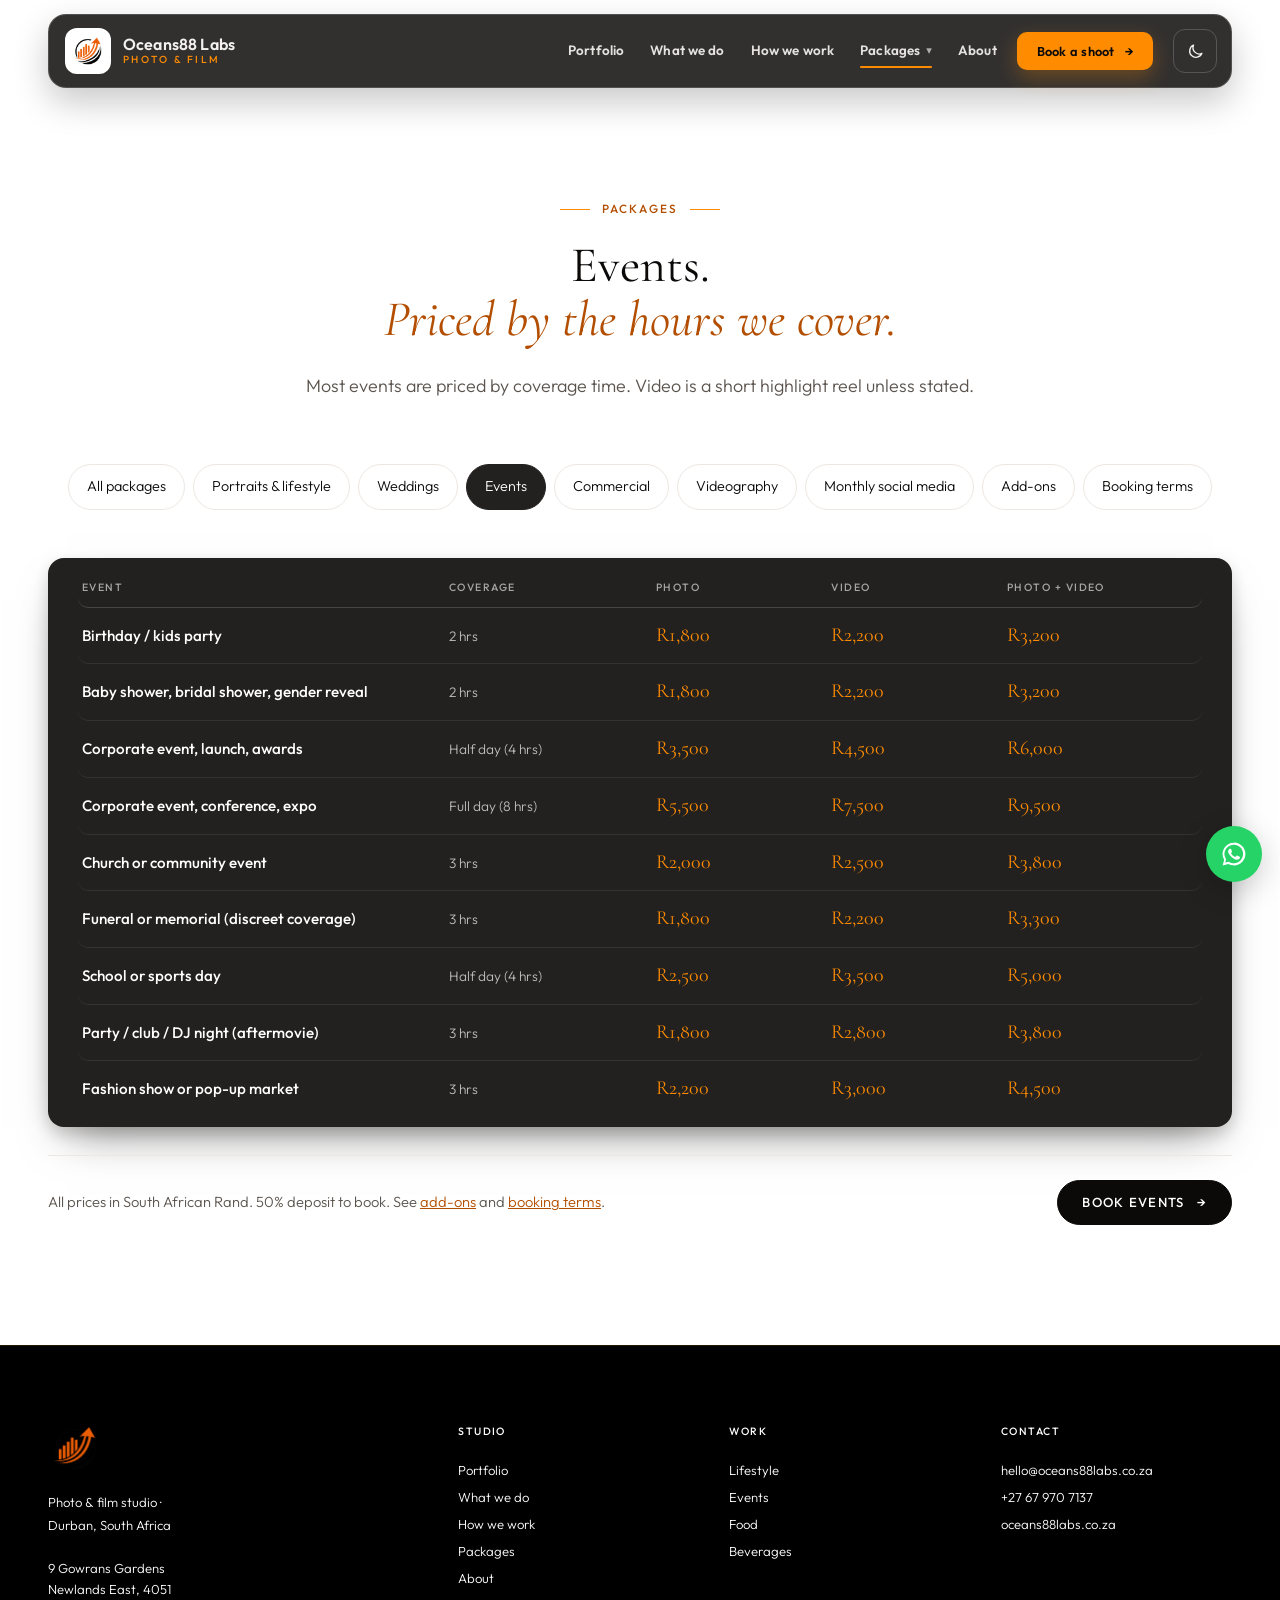
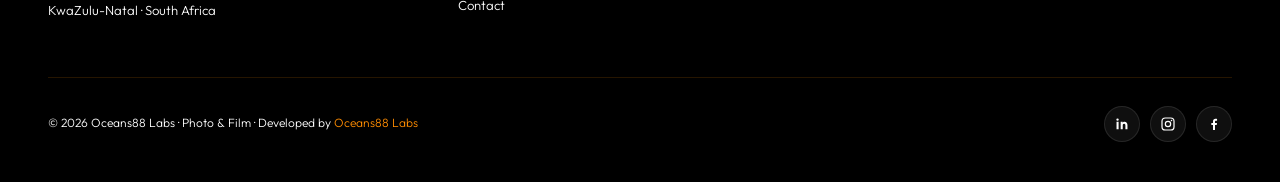
<file: packages-events.html>
<!doctype html>
<html lang="en">
<head>
<meta charset="utf-8">
<meta name="viewport" content="width=device-width, initial-scale=1, viewport-fit=cover">
<title>Events · Oceans88 Labs Photo &amp; Film</title>
<link rel="icon" href="media/logo.png">
<link rel="preconnect" href="https://fonts.googleapis.com"><link rel="preconnect" href="https://fonts.gstatic.com" crossorigin>
<link rel="stylesheet" href="https://fonts.googleapis.com/css2?family=Cormorant+Garamond:ital,wght@0,400;0,500;1,400;1,500&family=Outfit:wght@300;400;500&family=IBM+Plex+Mono:wght@400;500&display=swap">
<link rel="stylesheet" href="styles.css">
<script>try{if(localStorage.getItem('o88-theme')==='dark')document.documentElement.dataset.theme='dark'}catch(e){}</script>
</head>
<body data-page="packages">
<main>
  <section class="wrap page-hero">
    <span class="eyebrow">Packages</span>
    <h1><span>Events.</span><span><em>Priced by the hours we cover.</em></span></h1>
    <p class="lede">Most events are priced by coverage time. Video is a short highlight reel unless stated.</p>
  </section>

  <section class="wrap" style="padding-bottom:clamp(72px,10vw,120px)">
    <nav class="pricing-tabs" id="pricing-tabs" data-current="events" aria-label="Packages"></nav>
    <div id="pricing" data-cat="events"></div>
  </section>
</main>
<script src="data.js"></script>
<script src="site.js"></script>
</body>
</html>
</file>
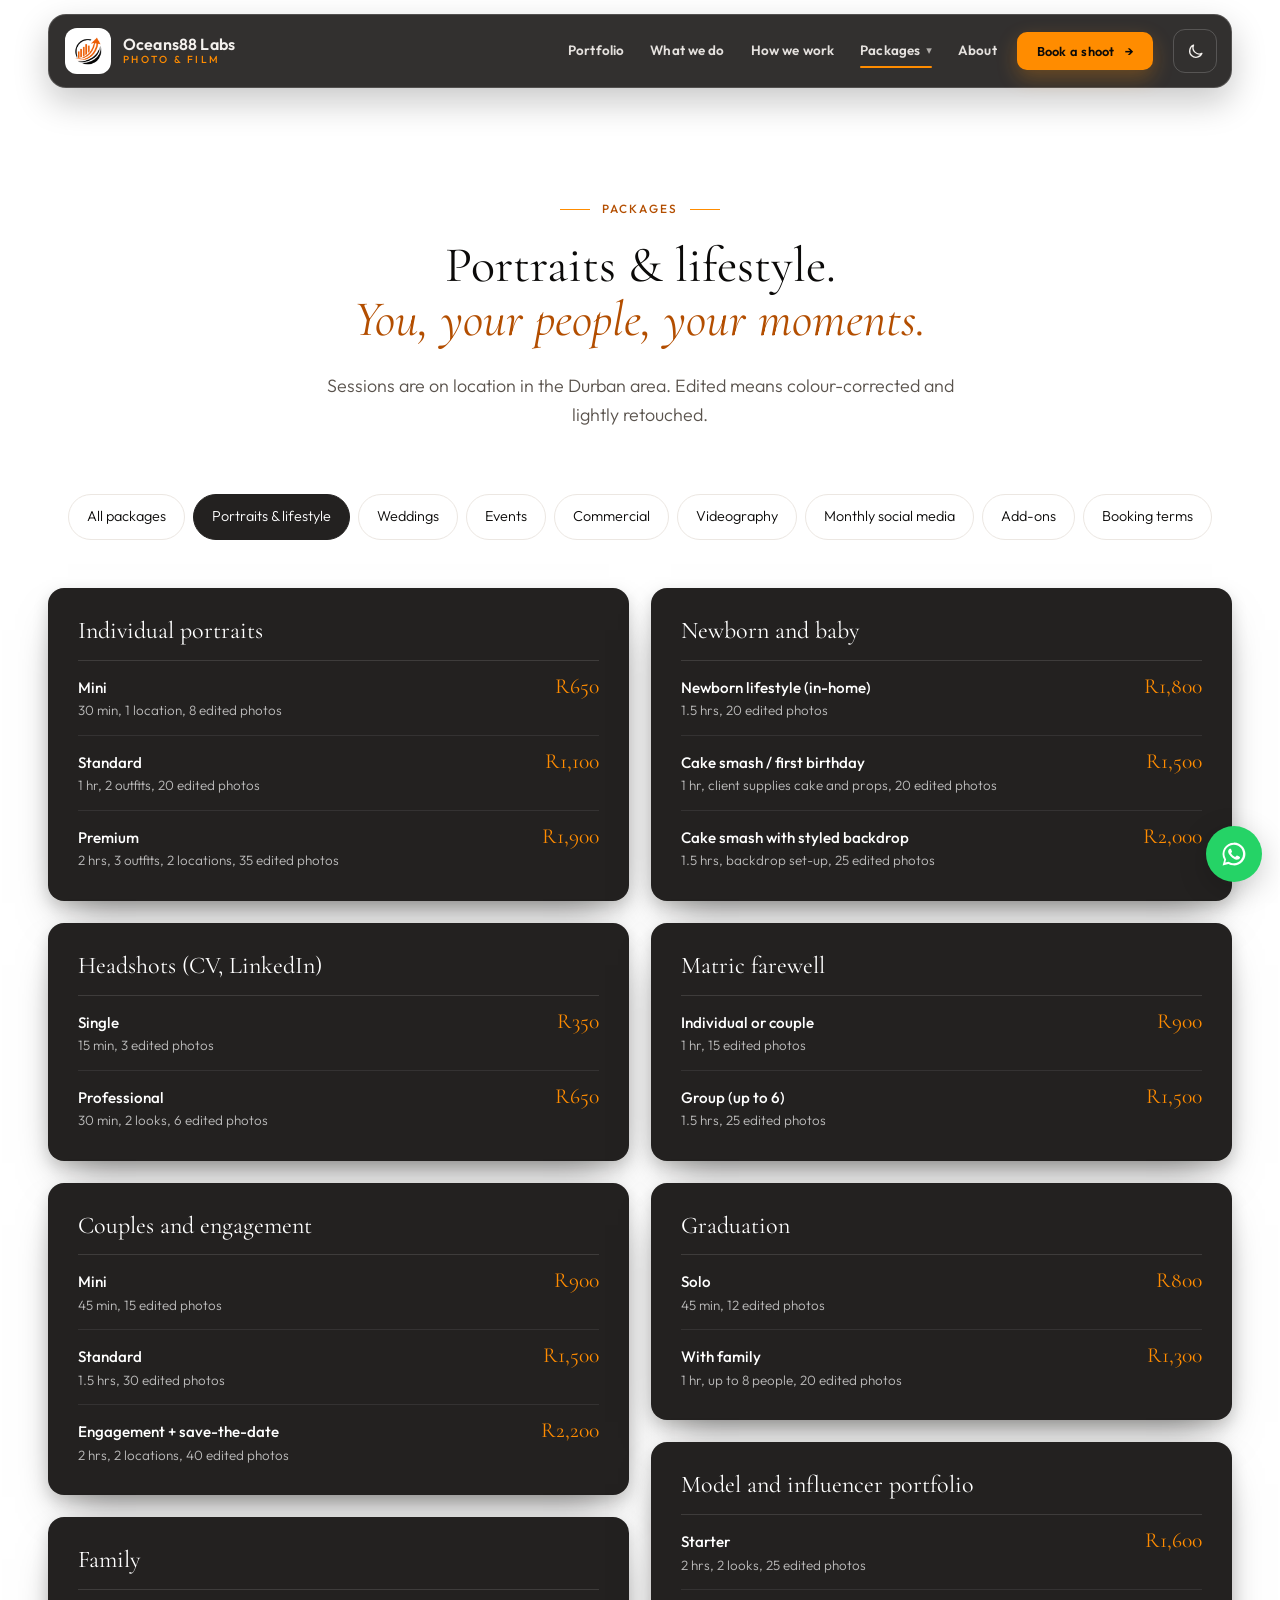
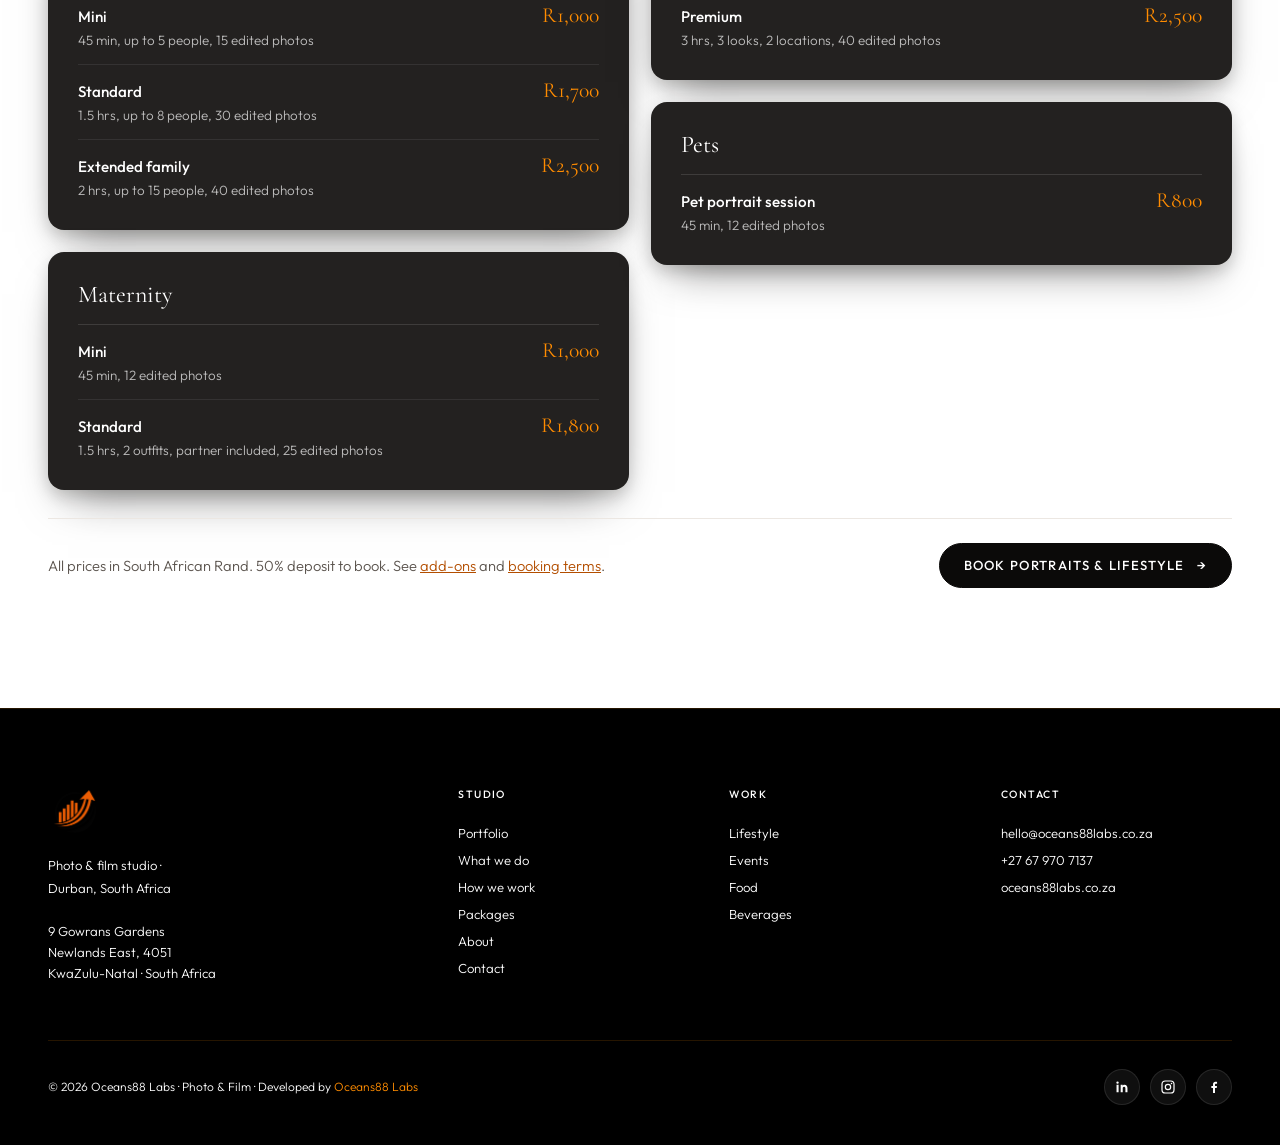
<file: packages-portraits.html>
<!doctype html>
<html lang="en">
<head>
<meta charset="utf-8">
<meta name="viewport" content="width=device-width, initial-scale=1, viewport-fit=cover">
<title>Portraits &amp; lifestyle · Oceans88 Labs Photo &amp; Film</title>
<link rel="icon" href="media/logo.png">
<link rel="preconnect" href="https://fonts.googleapis.com"><link rel="preconnect" href="https://fonts.gstatic.com" crossorigin>
<link rel="stylesheet" href="https://fonts.googleapis.com/css2?family=Cormorant+Garamond:ital,wght@0,400;0,500;1,400;1,500&family=Outfit:wght@300;400;500&family=IBM+Plex+Mono:wght@400;500&display=swap">
<link rel="stylesheet" href="styles.css">
<script>try{if(localStorage.getItem('o88-theme')==='dark')document.documentElement.dataset.theme='dark'}catch(e){}</script>
</head>
<body data-page="packages">
<main>
  <section class="wrap page-hero">
    <span class="eyebrow">Packages</span>
    <h1><span>Portraits &amp; lifestyle.</span><span><em>You, your people, your moments.</em></span></h1>
    <p class="lede">Sessions are on location in the Durban area. Edited means colour-corrected and lightly retouched.</p>
  </section>

  <section class="wrap" style="padding-bottom:clamp(72px,10vw,120px)">
    <nav class="pricing-tabs" id="pricing-tabs" data-current="portraits" aria-label="Packages"></nav>
    <div id="pricing" data-cat="portraits"></div>
  </section>
</main>
<script src="data.js"></script>
<script src="site.js"></script>
</body>
</html>
</file>
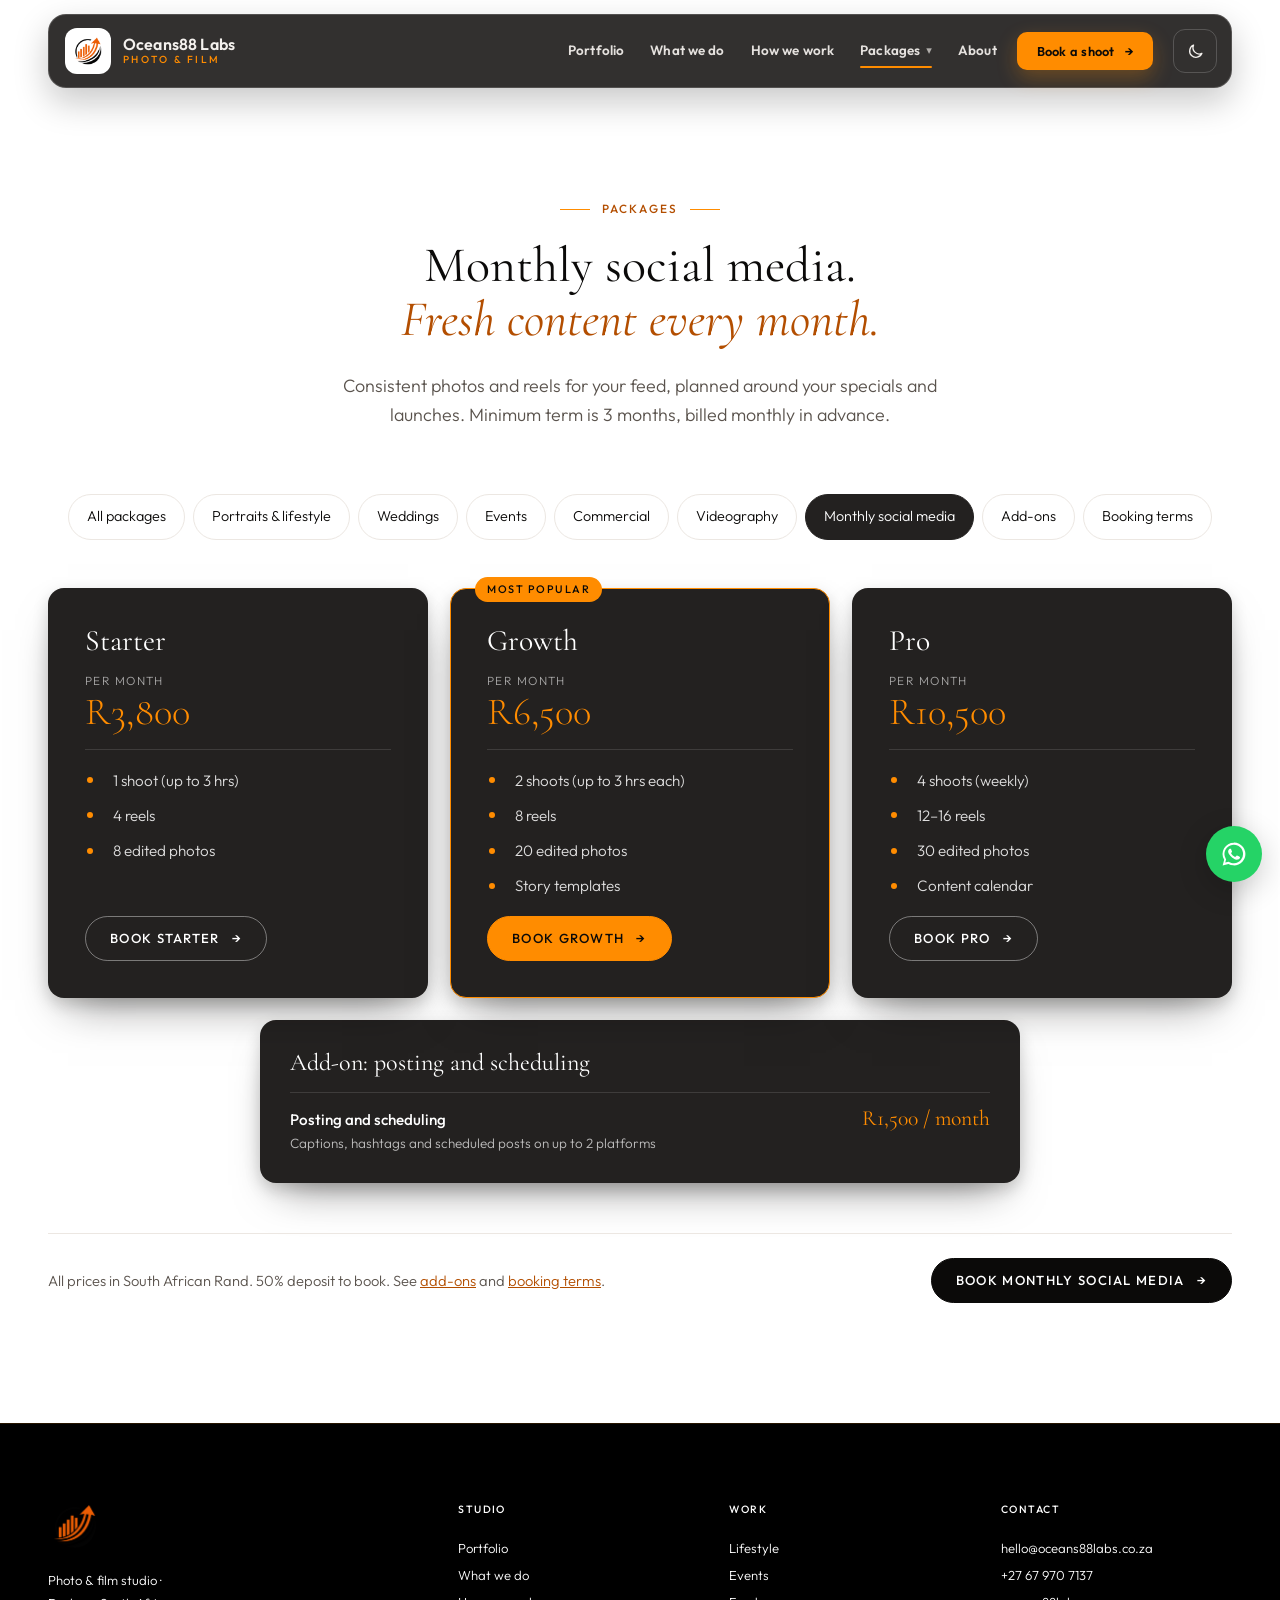
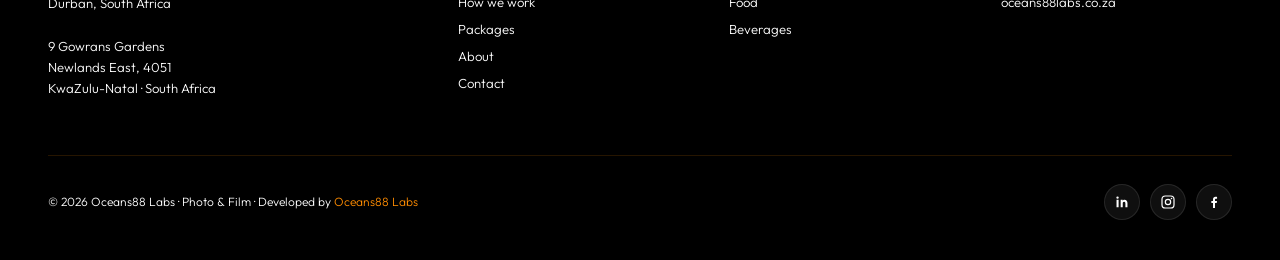
<file: packages-social.html>
<!doctype html>
<html lang="en">
<head>
<meta charset="utf-8">
<meta name="viewport" content="width=device-width, initial-scale=1, viewport-fit=cover">
<title>Monthly social media · Oceans88 Labs Photo &amp; Film</title>
<link rel="icon" href="media/logo.png">
<link rel="preconnect" href="https://fonts.googleapis.com"><link rel="preconnect" href="https://fonts.gstatic.com" crossorigin>
<link rel="stylesheet" href="https://fonts.googleapis.com/css2?family=Cormorant+Garamond:ital,wght@0,400;0,500;1,400;1,500&family=Outfit:wght@300;400;500&family=IBM+Plex+Mono:wght@400;500&display=swap">
<link rel="stylesheet" href="styles.css">
<script>try{if(localStorage.getItem('o88-theme')==='dark')document.documentElement.dataset.theme='dark'}catch(e){}</script>
</head>
<body data-page="packages">
<main>
  <section class="wrap page-hero">
    <span class="eyebrow">Packages</span>
    <h1><span>Monthly social media.</span><span><em>Fresh content every month.</em></span></h1>
    <p class="lede">Consistent photos and reels for your feed, planned around your specials and launches. Minimum term is 3 months, billed monthly in advance.</p>
  </section>

  <section class="wrap" style="padding-bottom:clamp(72px,10vw,120px)">
    <nav class="pricing-tabs" id="pricing-tabs" data-current="social" aria-label="Packages"></nav>
    <div id="pricing" data-cat="social"></div>
  </section>
</main>
<script src="data.js"></script>
<script src="site.js"></script>
</body>
</html>
</file>
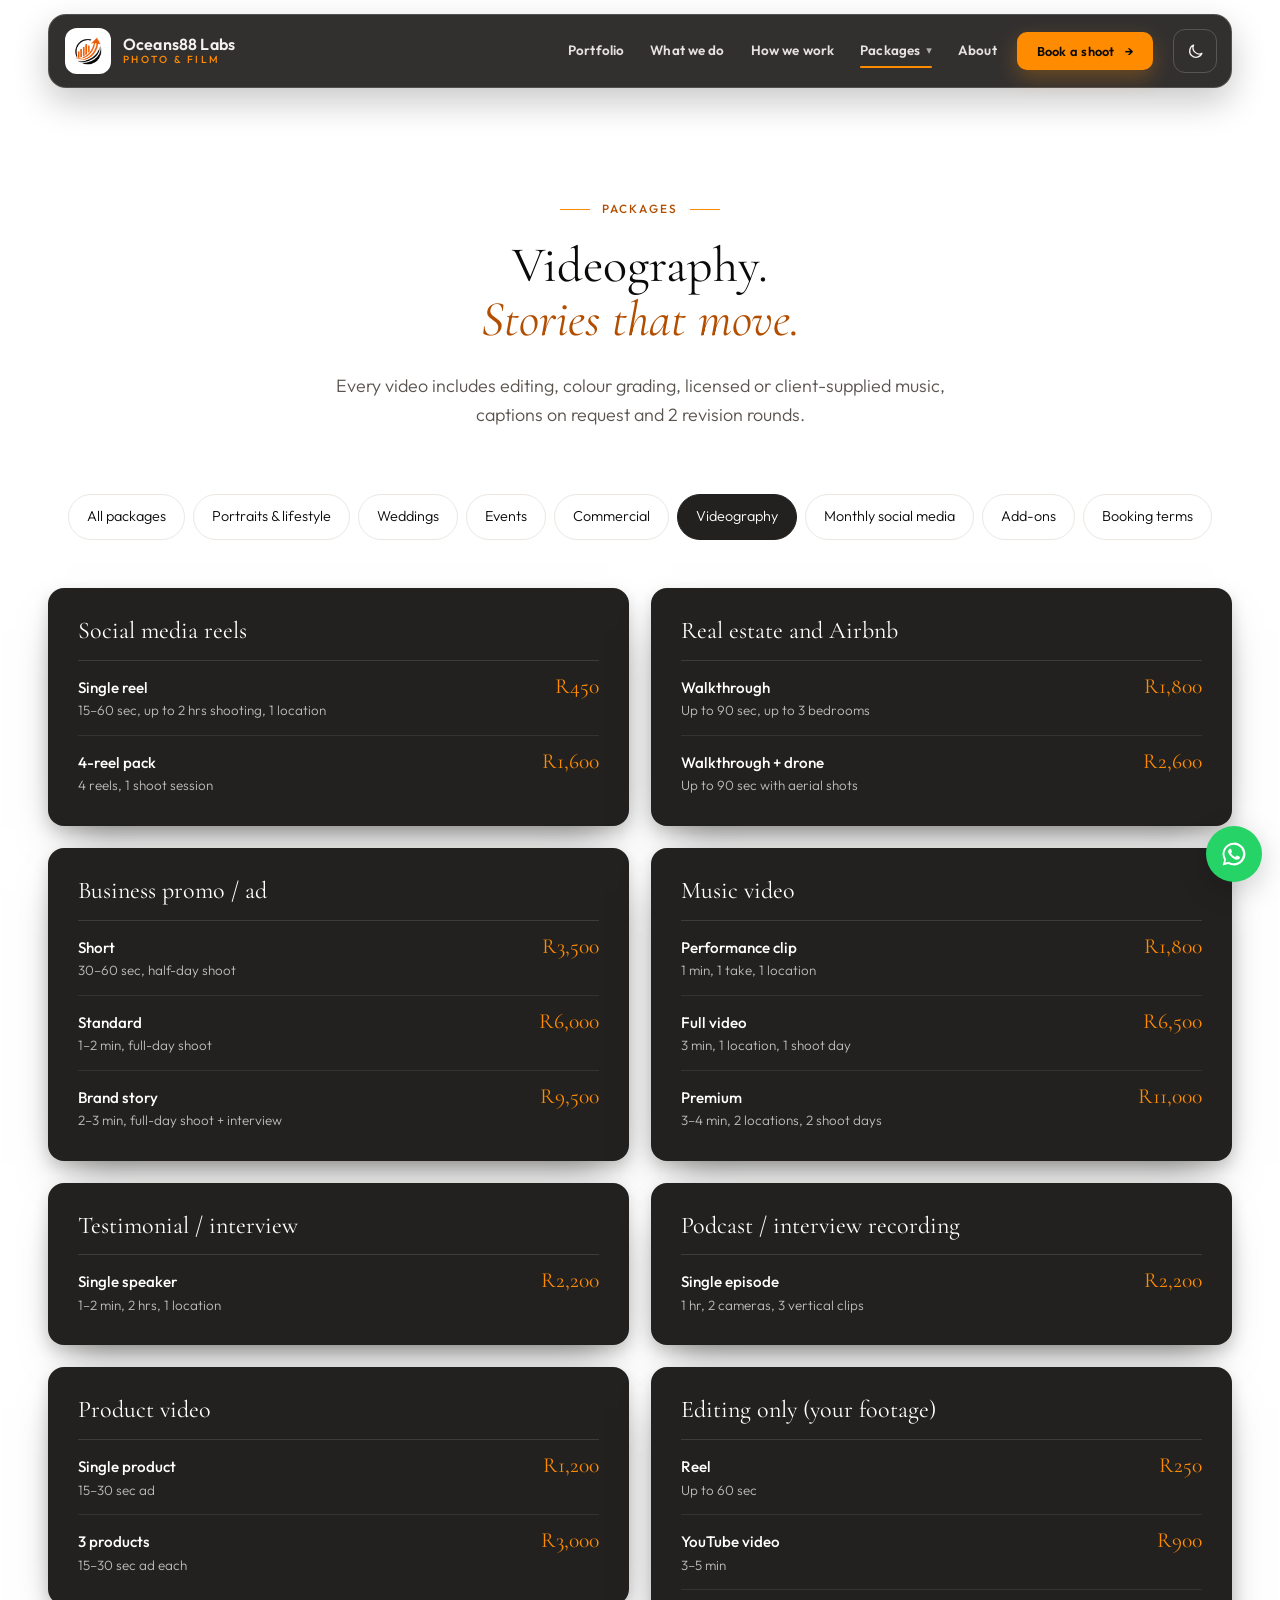
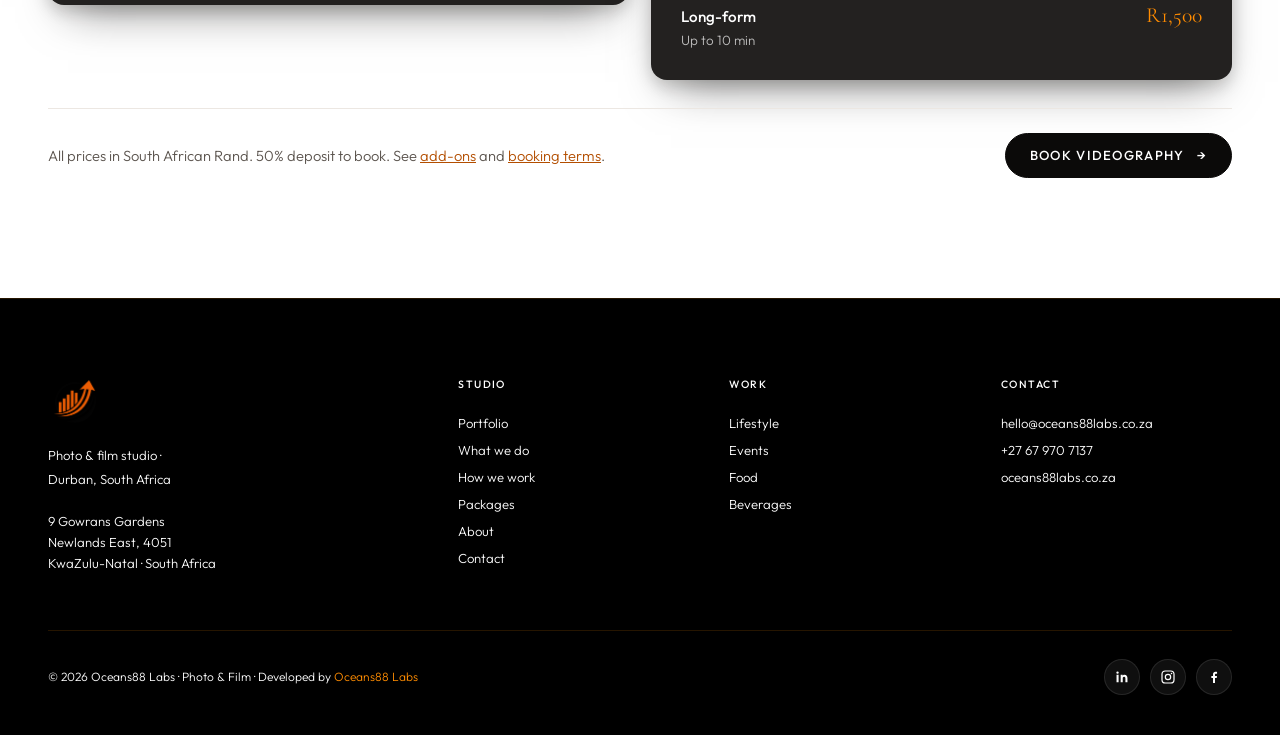
<file: packages-video.html>
<!doctype html>
<html lang="en">
<head>
<meta charset="utf-8">
<meta name="viewport" content="width=device-width, initial-scale=1, viewport-fit=cover">
<title>Videography · Oceans88 Labs Photo &amp; Film</title>
<link rel="icon" href="media/logo.png">
<link rel="preconnect" href="https://fonts.googleapis.com"><link rel="preconnect" href="https://fonts.gstatic.com" crossorigin>
<link rel="stylesheet" href="https://fonts.googleapis.com/css2?family=Cormorant+Garamond:ital,wght@0,400;0,500;1,400;1,500&family=Outfit:wght@300;400;500&family=IBM+Plex+Mono:wght@400;500&display=swap">
<link rel="stylesheet" href="styles.css">
<script>try{if(localStorage.getItem('o88-theme')==='dark')document.documentElement.dataset.theme='dark'}catch(e){}</script>
</head>
<body data-page="packages">
<main>
  <section class="wrap page-hero">
    <span class="eyebrow">Packages</span>
    <h1><span>Videography.</span><span><em>Stories that move.</em></span></h1>
    <p class="lede">Every video includes editing, colour grading, licensed or client-supplied music, captions on request and 2 revision rounds.</p>
  </section>

  <section class="wrap" style="padding-bottom:clamp(72px,10vw,120px)">
    <nav class="pricing-tabs" id="pricing-tabs" data-current="video" aria-label="Packages"></nav>
    <div id="pricing" data-cat="video"></div>
  </section>
</main>
<script src="data.js"></script>
<script src="site.js"></script>
</body>
</html>
</file>
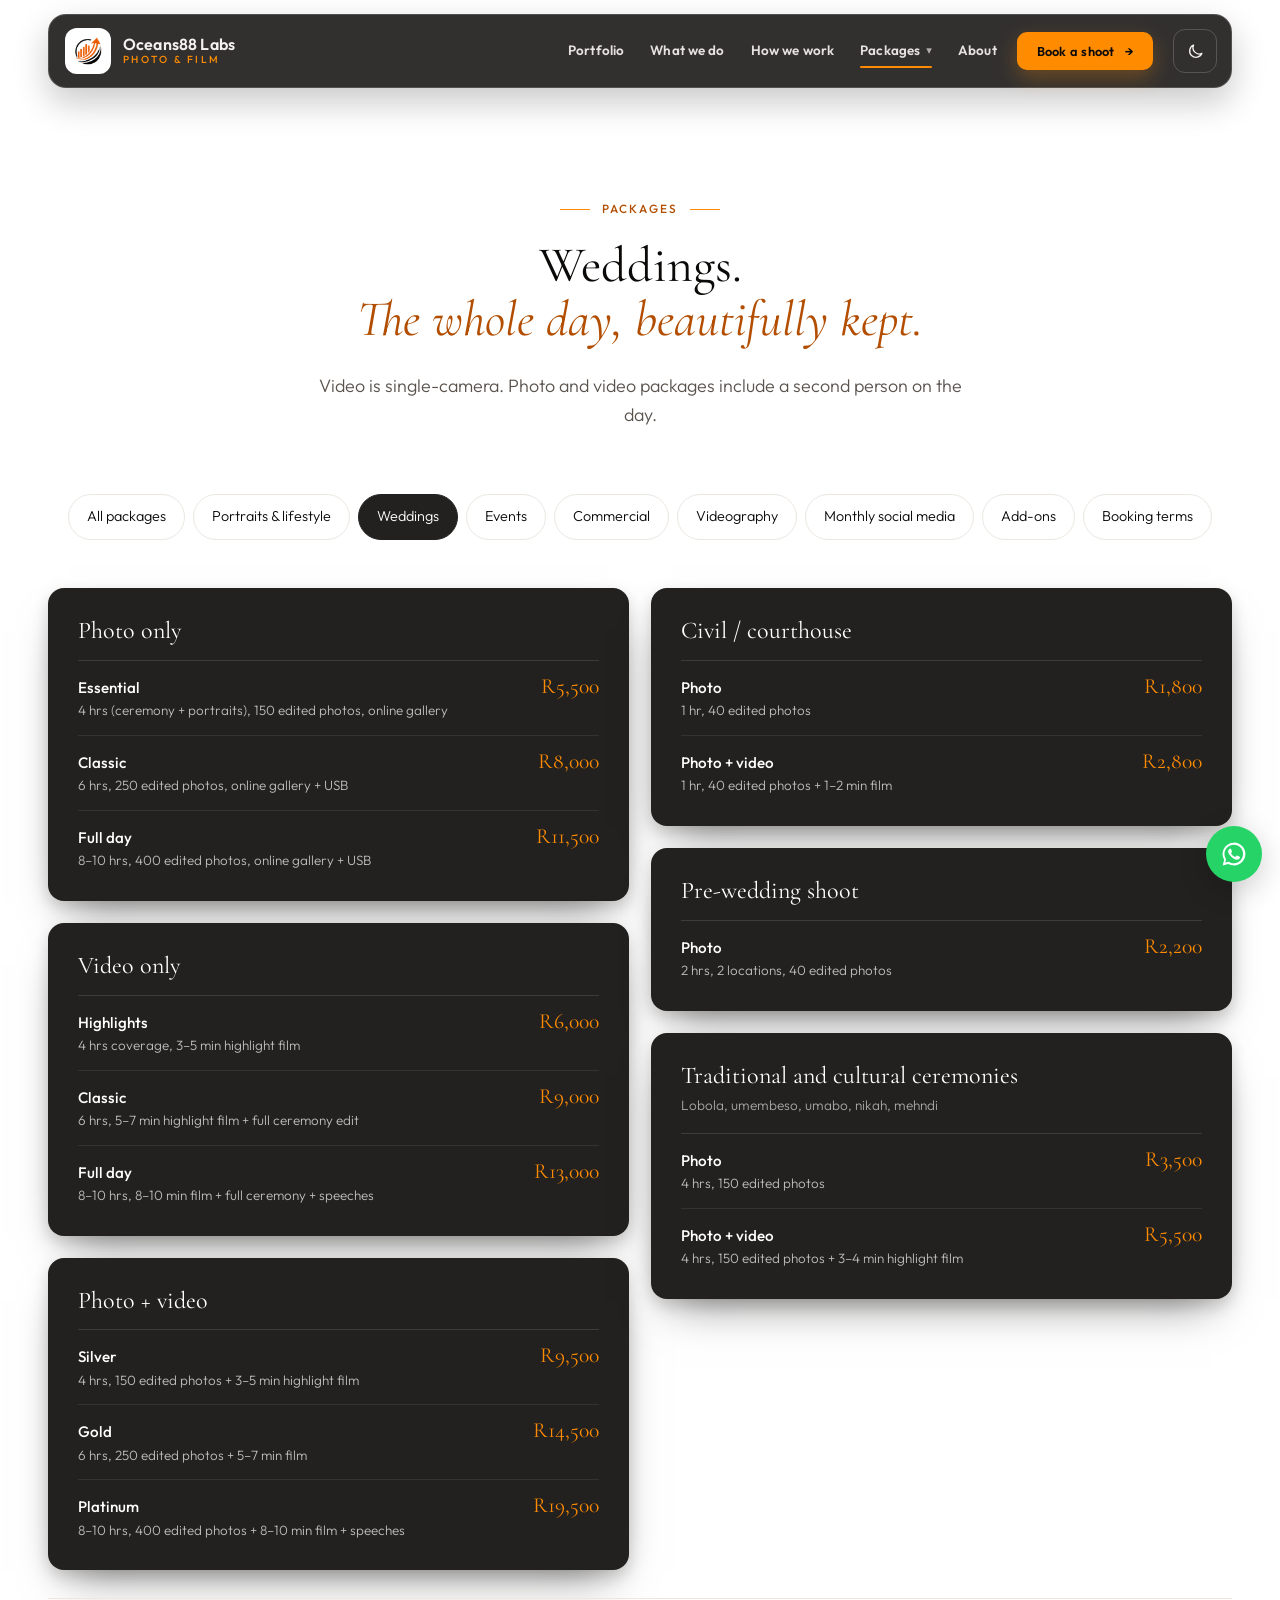
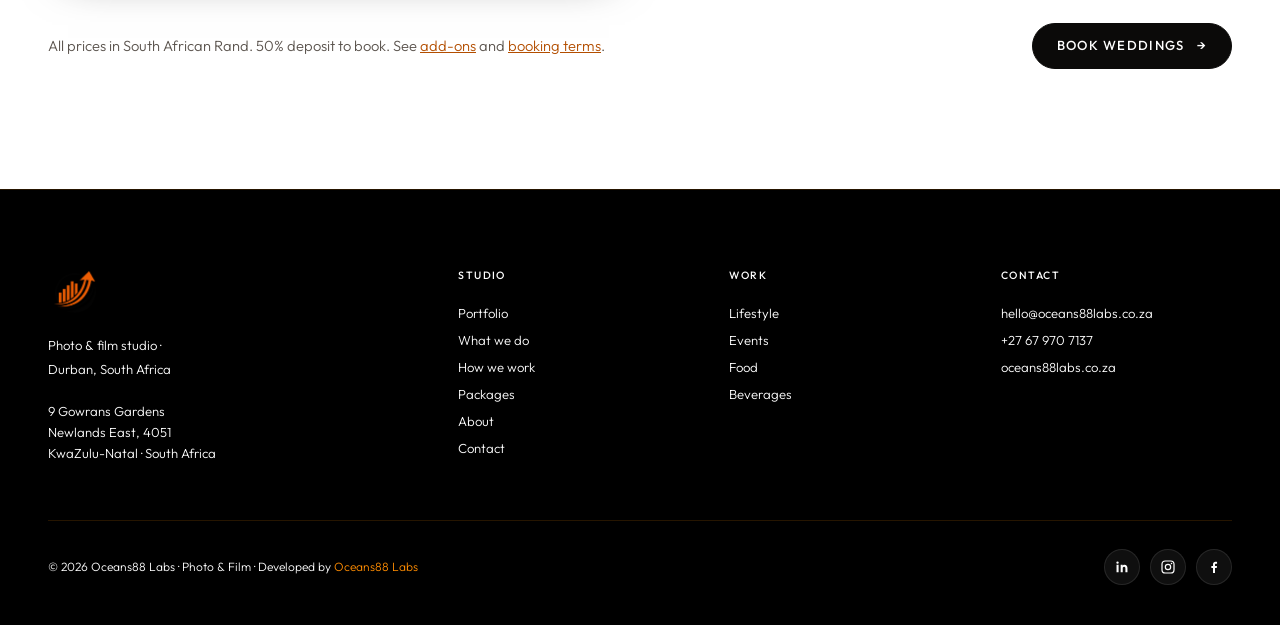
<file: packages-weddings.html>
<!doctype html>
<html lang="en">
<head>
<meta charset="utf-8">
<meta name="viewport" content="width=device-width, initial-scale=1, viewport-fit=cover">
<title>Weddings · Oceans88 Labs Photo &amp; Film</title>
<link rel="icon" href="media/logo.png">
<link rel="preconnect" href="https://fonts.googleapis.com"><link rel="preconnect" href="https://fonts.gstatic.com" crossorigin>
<link rel="stylesheet" href="https://fonts.googleapis.com/css2?family=Cormorant+Garamond:ital,wght@0,400;0,500;1,400;1,500&family=Outfit:wght@300;400;500&family=IBM+Plex+Mono:wght@400;500&display=swap">
<link rel="stylesheet" href="styles.css">
<script>try{if(localStorage.getItem('o88-theme')==='dark')document.documentElement.dataset.theme='dark'}catch(e){}</script>
</head>
<body data-page="packages">
<main>
  <section class="wrap page-hero">
    <span class="eyebrow">Packages</span>
    <h1><span>Weddings.</span><span><em>The whole day, beautifully kept.</em></span></h1>
    <p class="lede">Video is single-camera. Photo and video packages include a second person on the day.</p>
  </section>

  <section class="wrap" style="padding-bottom:clamp(72px,10vw,120px)">
    <nav class="pricing-tabs" id="pricing-tabs" data-current="weddings" aria-label="Packages"></nav>
    <div id="pricing" data-cat="weddings"></div>
  </section>
</main>
<script src="data.js"></script>
<script src="site.js"></script>
</body>
</html>
</file>
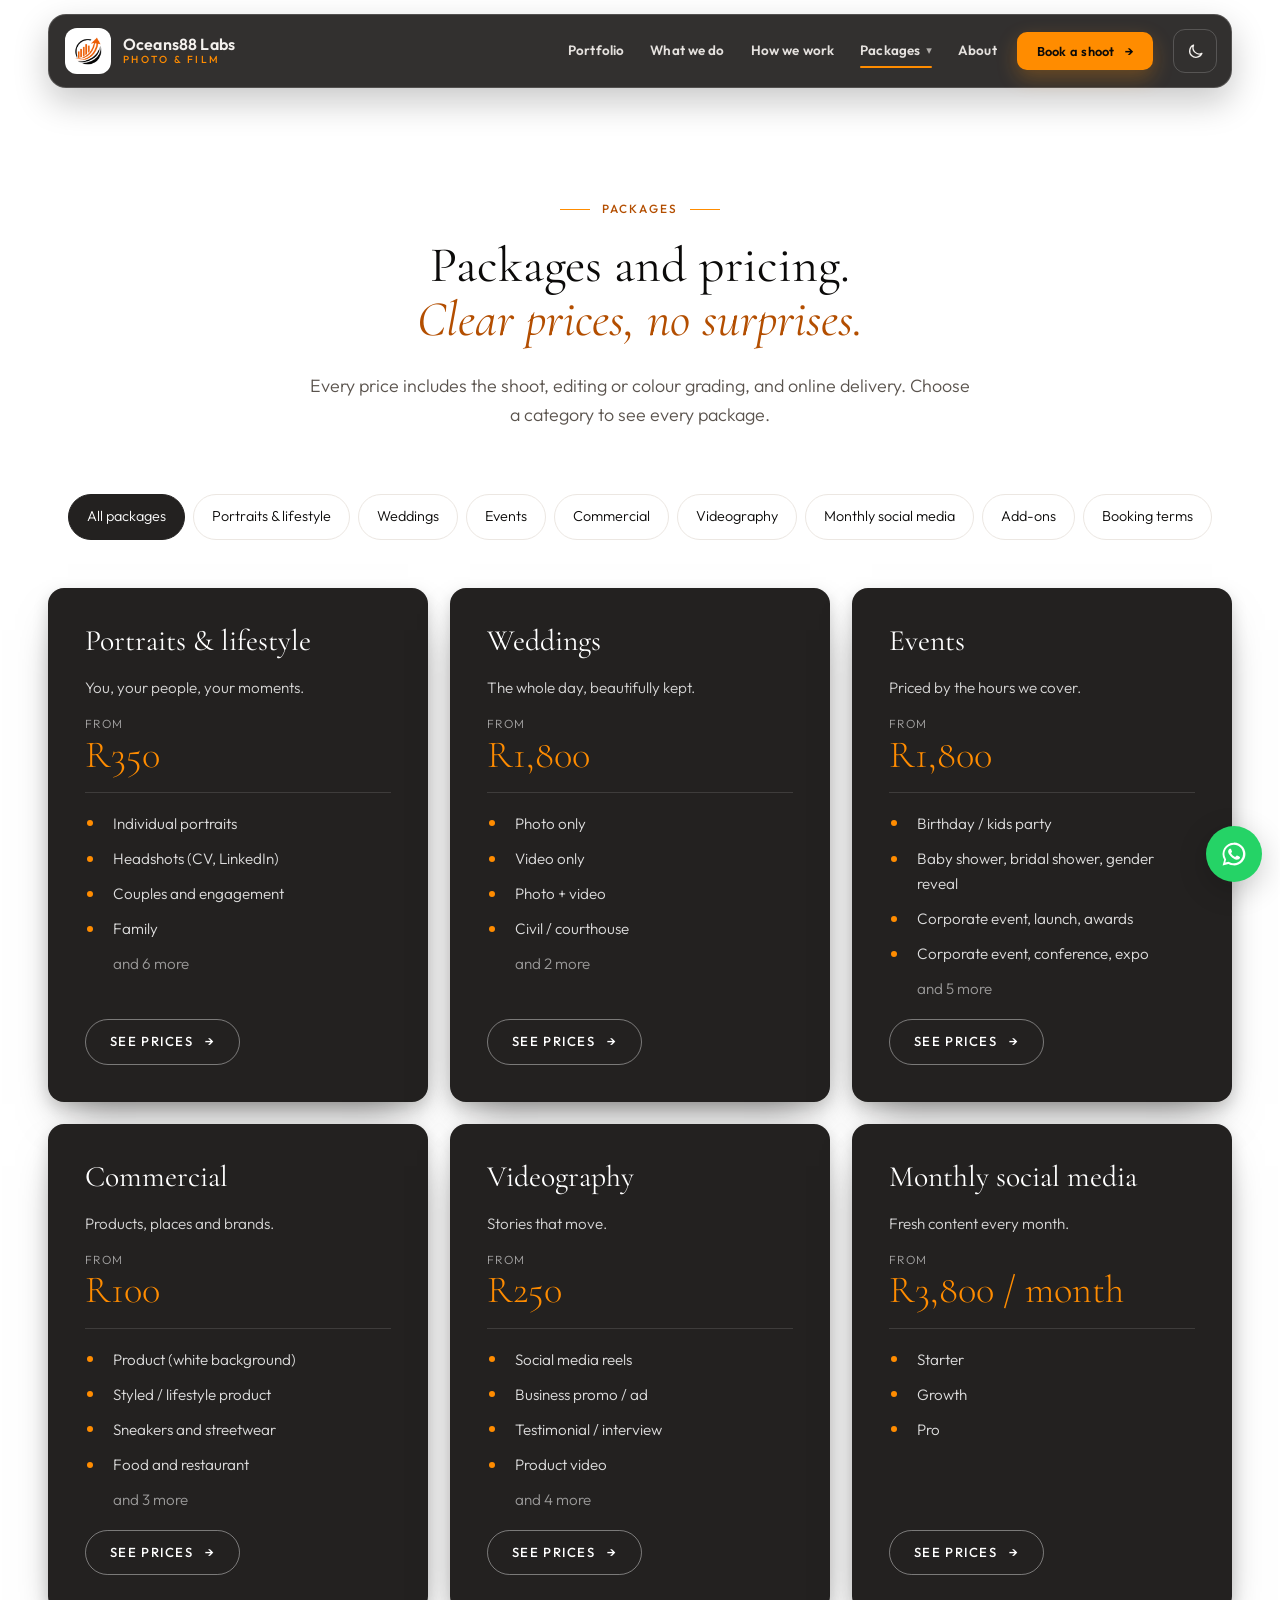
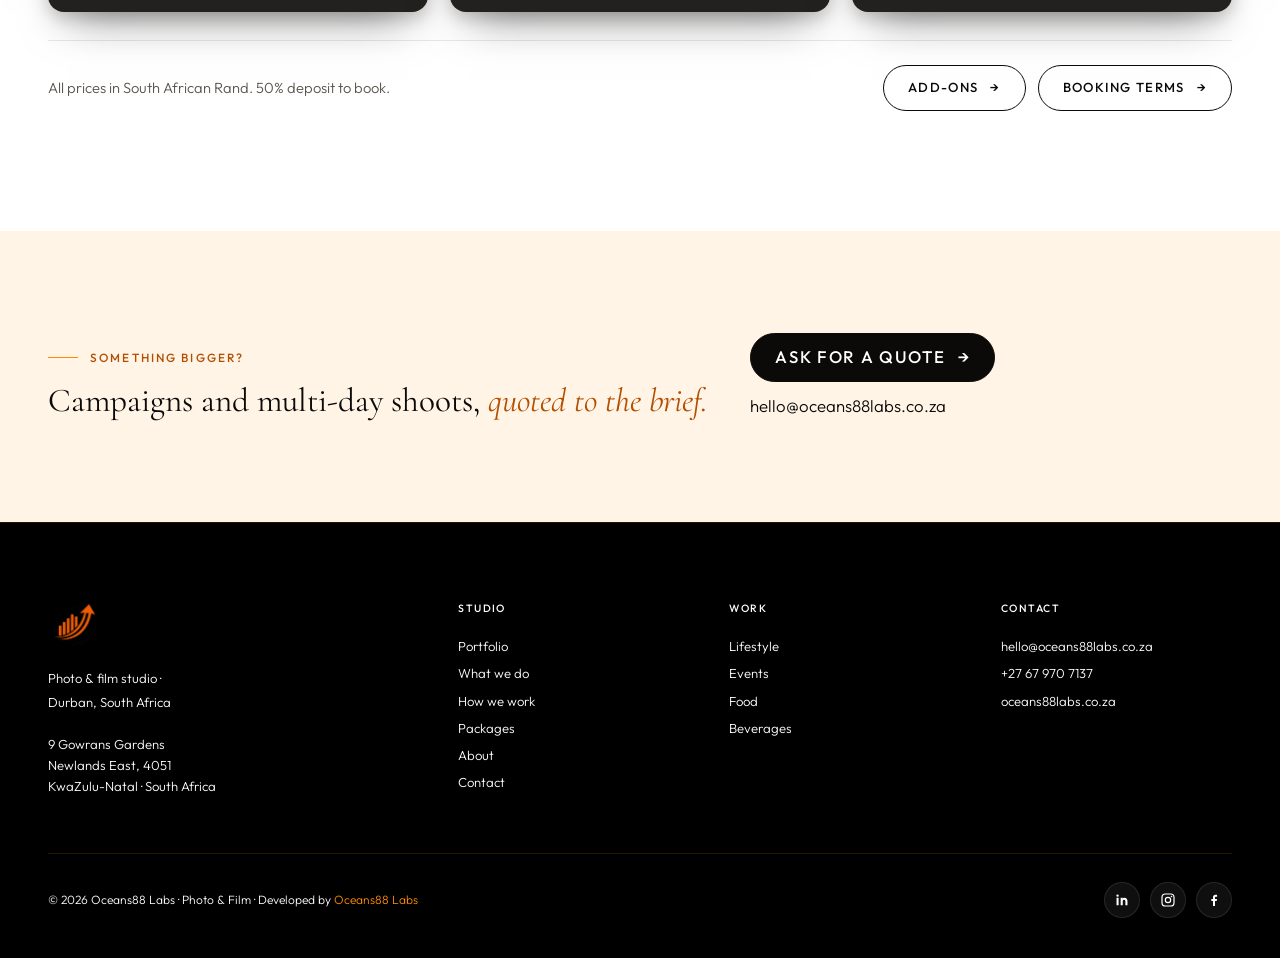
<file: packages.html>
<!doctype html>
<html lang="en">
<head>
<meta charset="utf-8">
<meta name="viewport" content="width=device-width, initial-scale=1, viewport-fit=cover">
<title>Packages · Oceans88 Labs Photo &amp; Film</title>
<link rel="icon" href="media/logo.png">
<link rel="preconnect" href="https://fonts.googleapis.com"><link rel="preconnect" href="https://fonts.gstatic.com" crossorigin>
<link rel="stylesheet" href="https://fonts.googleapis.com/css2?family=Cormorant+Garamond:ital,wght@0,400;0,500;1,400;1,500&family=Outfit:wght@300;400;500&family=IBM+Plex+Mono:wght@400;500&display=swap">
<link rel="stylesheet" href="styles.css">
<script>try{if(localStorage.getItem('o88-theme')==='dark')document.documentElement.dataset.theme='dark'}catch(e){}</script>
</head>
<body data-page="packages">
<main>
  <section class="wrap page-hero">
    <span class="eyebrow">Packages</span>
    <h1><span>Packages and pricing.</span><span><em>Clear prices, no surprises.</em></span></h1>
    <p class="lede">Every price includes the shoot, editing or colour grading, and online delivery. Choose a category to see every package.</p>
  </section>

  <section class="wrap" style="padding-bottom:clamp(72px,10vw,120px)">
    <nav class="pricing-tabs" id="pricing-tabs" data-current="all" aria-label="Packages"></nav>
    <div class="hub-grid" id="pricing-hub"></div>
    <div class="pricing-foot"><p>All prices in South African Rand. 50% deposit to book.</p><div style="display:flex;flex-wrap:wrap;gap:12px"><a class="btn line" href="packages-addons.html">Add-ons <span class="arr">→</span></a><a class="btn line" href="terms.html">Booking terms <span class="arr">→</span></a></div></div>
  </section>
  <section class="book">
    <div class="wrap">
      <div style="display:grid;gap:20px">
        <span class="eyebrow">Something bigger?</span>
        <h2>Campaigns and multi-day shoots, <em>quoted to the brief.</em></h2>
      </div>
      <div class="contact">
        <a class="btn solid" href="contact.html" style="justify-self:start">Ask for a quote <span class="arr">→</span></a>
        <a href="mailto:hello@oceans88labs.co.za">hello@oceans88labs.co.za</a>
      </div>
    </div>
  </section>
</main>
<script src="data.js"></script>
<script src="site.js"></script>
</body>
</html>
</file>
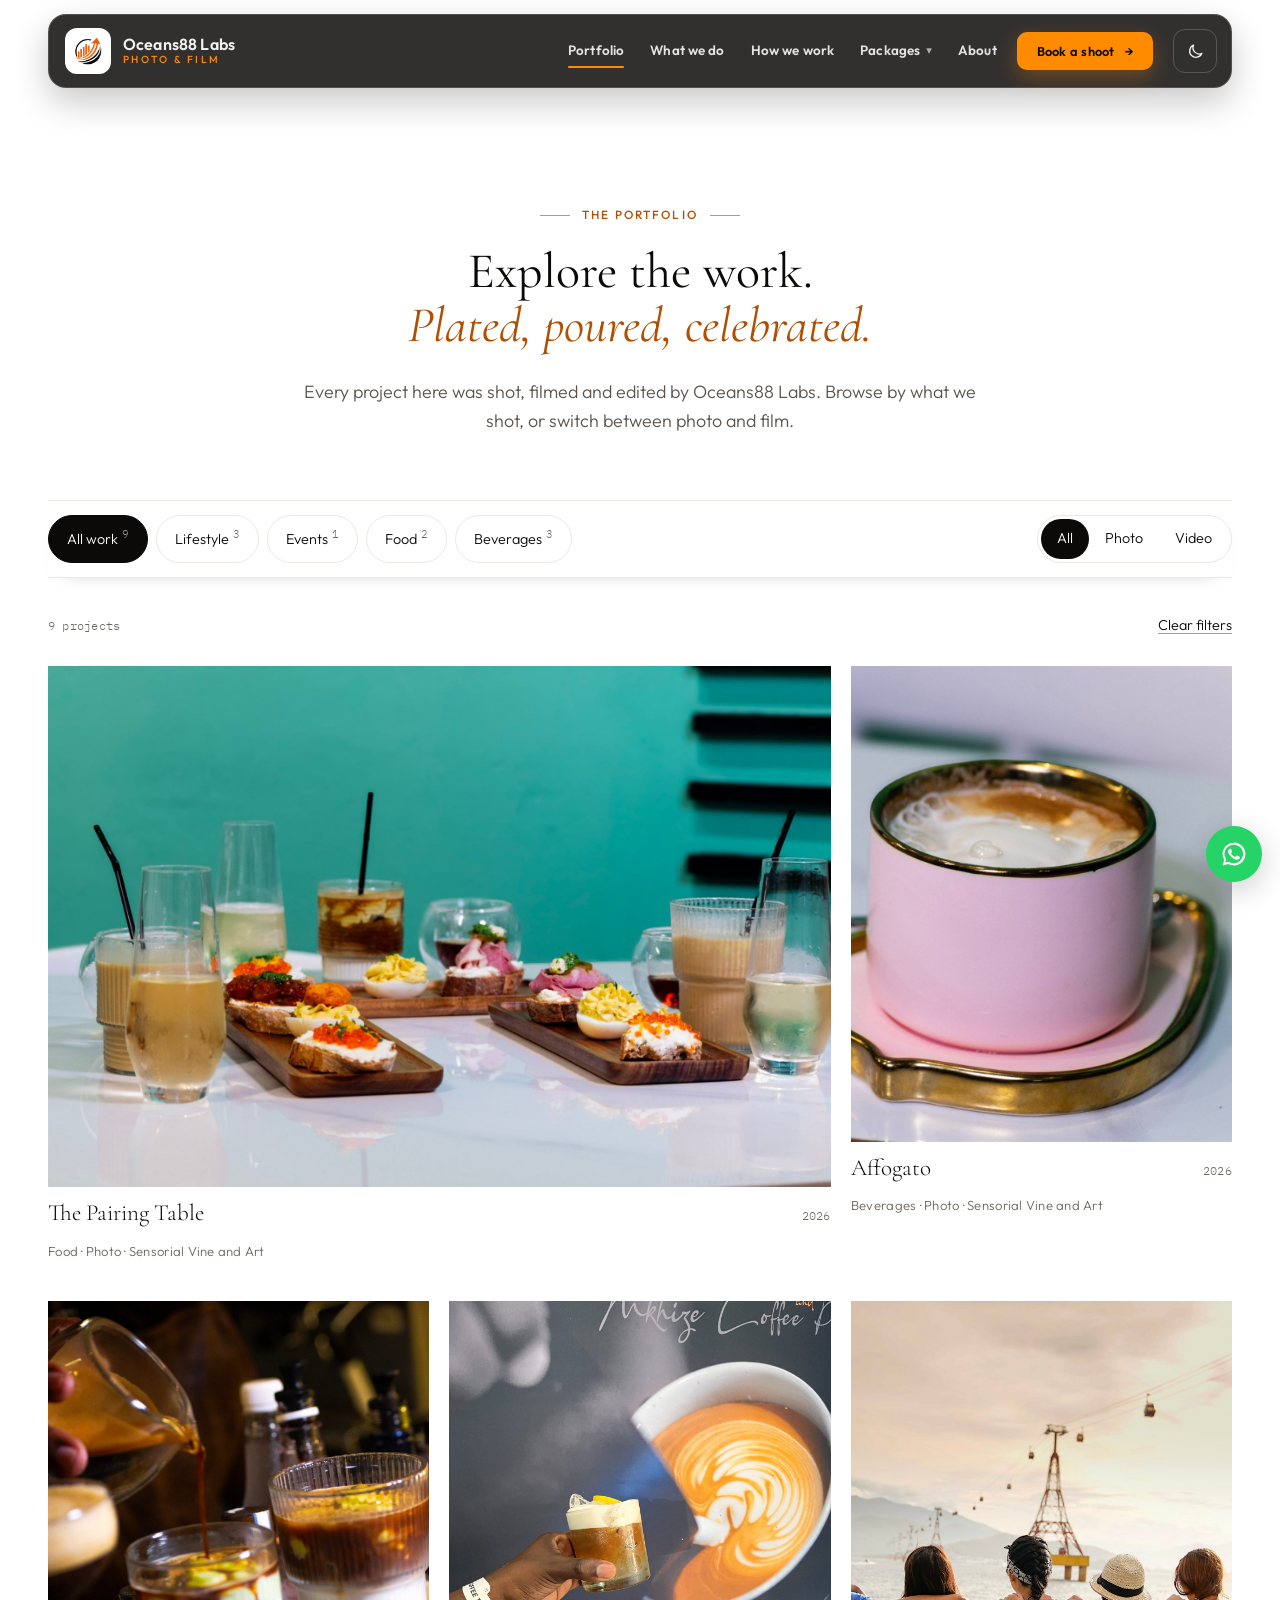
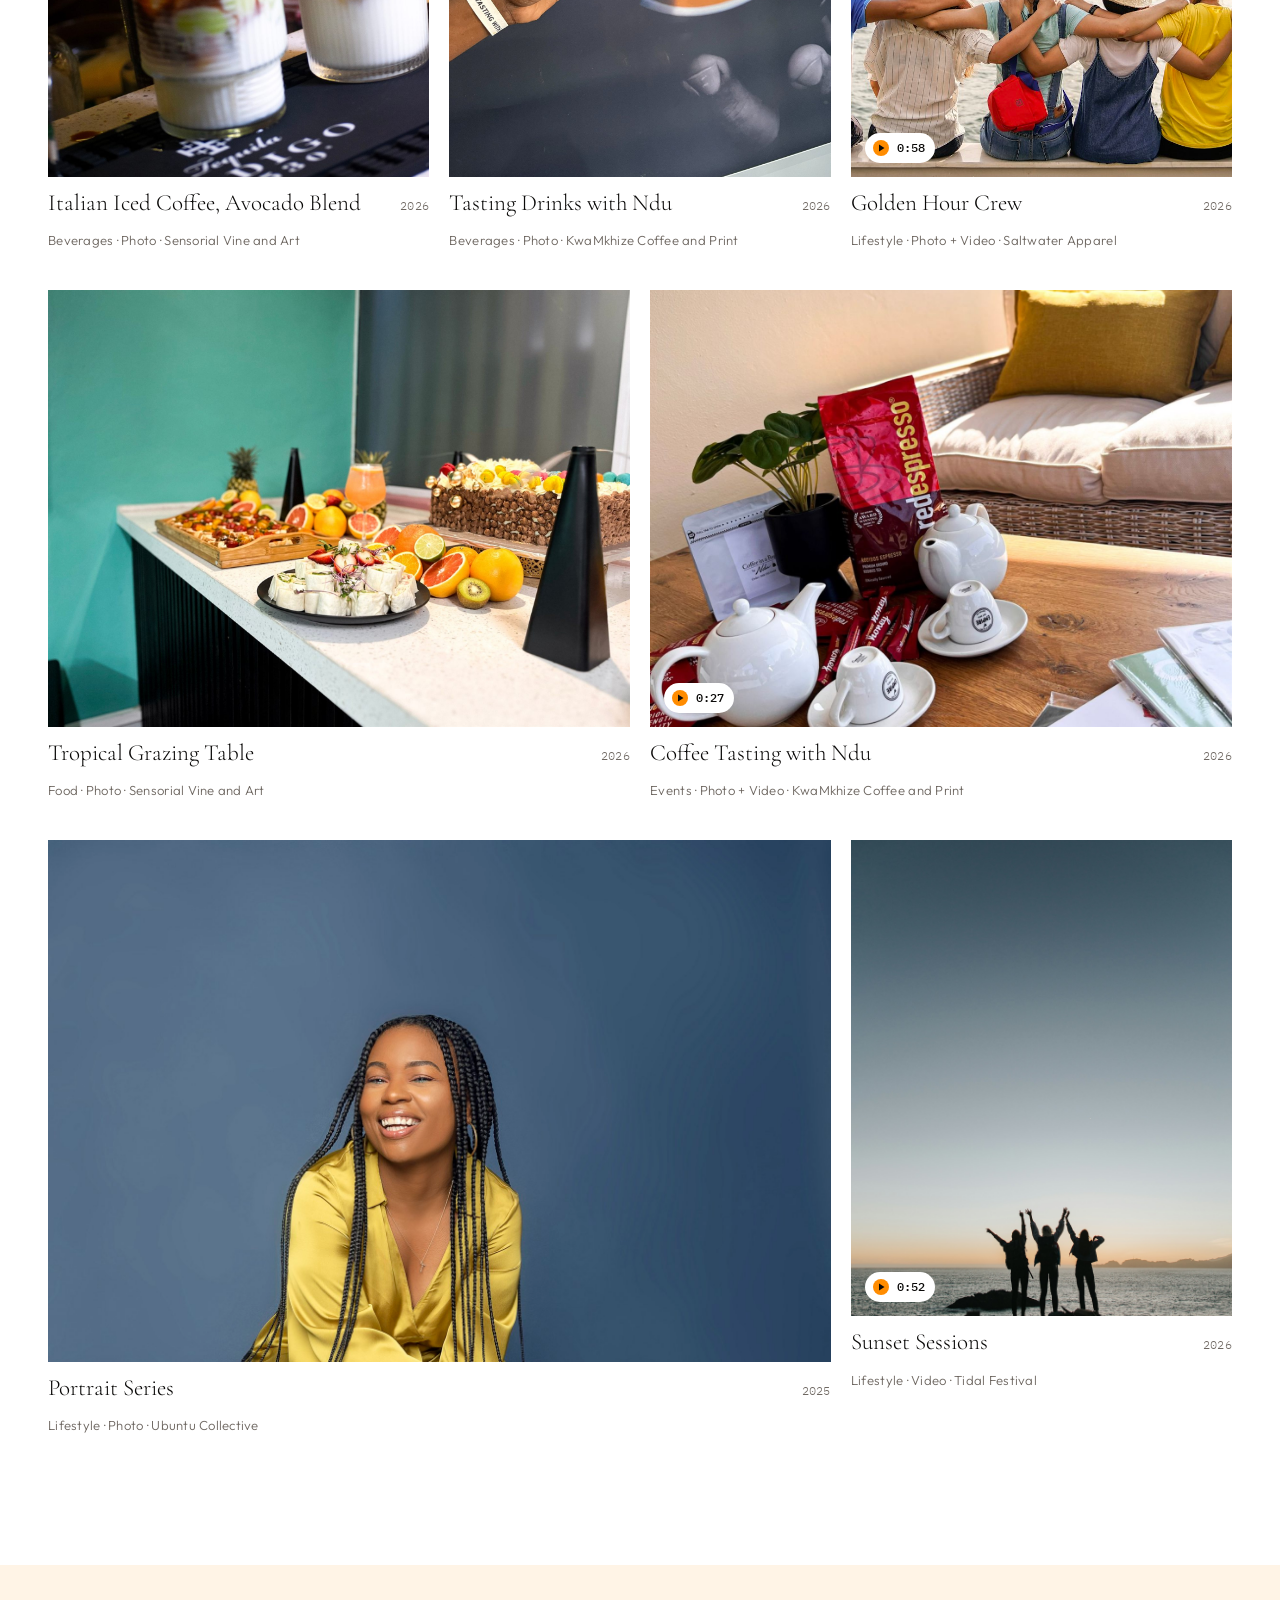
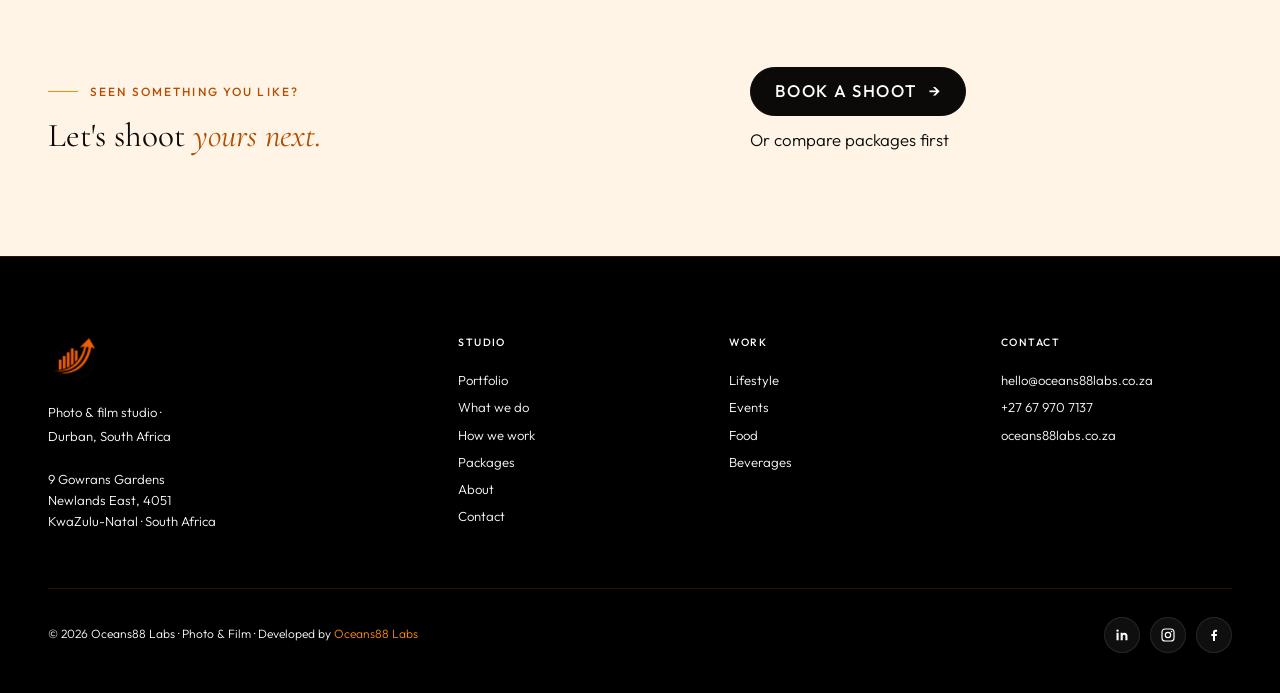
<file: portfolio.html>
<!doctype html>
<html lang="en">
<head>
<meta charset="utf-8">
<meta name="viewport" content="width=device-width, initial-scale=1, viewport-fit=cover">
<title>Portfolio · Oceans88 Labs Photo &amp; Film</title>
<link rel="icon" href="media/logo.png">
<link rel="preconnect" href="https://fonts.googleapis.com"><link rel="preconnect" href="https://fonts.gstatic.com" crossorigin>
<link rel="stylesheet" href="https://fonts.googleapis.com/css2?family=Cormorant+Garamond:ital,wght@0,400;0,500;1,400;1,500&family=Outfit:wght@300;400;500&family=IBM+Plex+Mono:wght@400;500&display=swap">
<link rel="stylesheet" href="styles.css">
<script>try{if(localStorage.getItem('o88-theme')==='dark')document.documentElement.dataset.theme='dark'}catch(e){}</script>
</head>
<body data-page="portfolio">
<main>
  <section class="wrap page-hero">
    <span class="eyebrow">The portfolio</span>
    <h1><span>Explore the work.</span><span><em>Plated, poured, celebrated.</em></span></h1>
    <p class="lede">Every project here was shot, filmed and edited by Oceans88 Labs. Browse by what we shot, or switch between photo and film.</p>
  </section>

  <section class="wrap" style="padding-bottom:clamp(72px,10vw,136px)">
    <div class="filters">
      <div class="chips" id="cat-chips" role="group" aria-label="Filter by category"></div>
      <div class="seg" id="med-chips" role="group" aria-label="Filter by medium">
        <button class="chip" type="button" data-med="all">All</button>
        <button class="chip" type="button" data-med="photo">Photo</button>
        <button class="chip" type="button" data-med="video">Video</button>
      </div>
    </div>
    <div class="count-row">
      <span class="meta" id="count" aria-live="polite"></span>
      <button class="clear" type="button" id="clear">Clear filters</button>
    </div>
    <div class="grid" id="work-grid"></div>
    <p class="empty" id="empty" hidden>Nothing here yet for that mix. Try another category or switch to All.</p>
  </section>

  <section class="book">
    <div class="wrap">
      <div style="display:grid;gap:20px">
        <span class="eyebrow">Seen something you like?</span>
        <h2>Let's shoot <em>yours next.</em></h2>
      </div>
      <div class="contact">
        <a class="btn solid" href="contact.html" style="justify-self:start">Book a shoot <span class="arr">→</span></a>
        <a href="packages.html">Or compare packages first</a>
      </div>
    </div>
  </section>
</main>
<script src="data.js"></script>
<script src="site.js"></script>
</body>
</html>
</file>
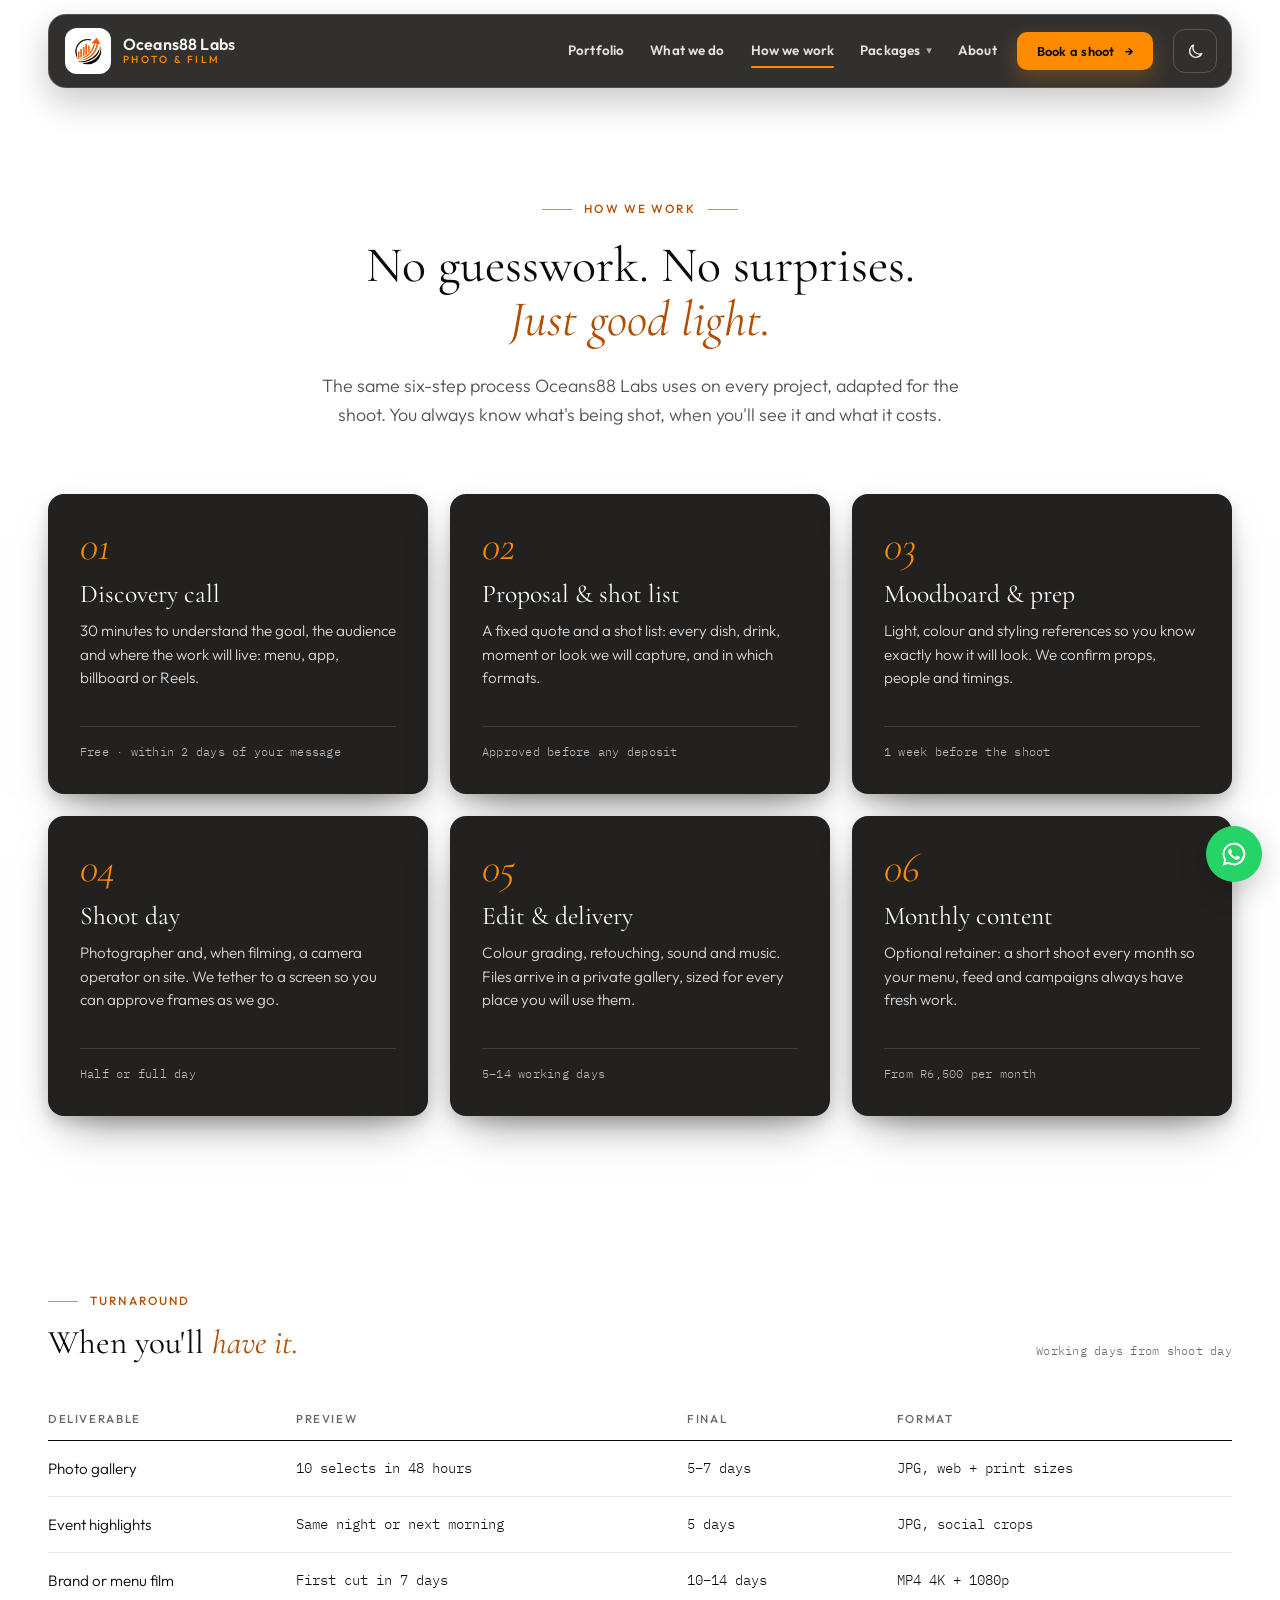
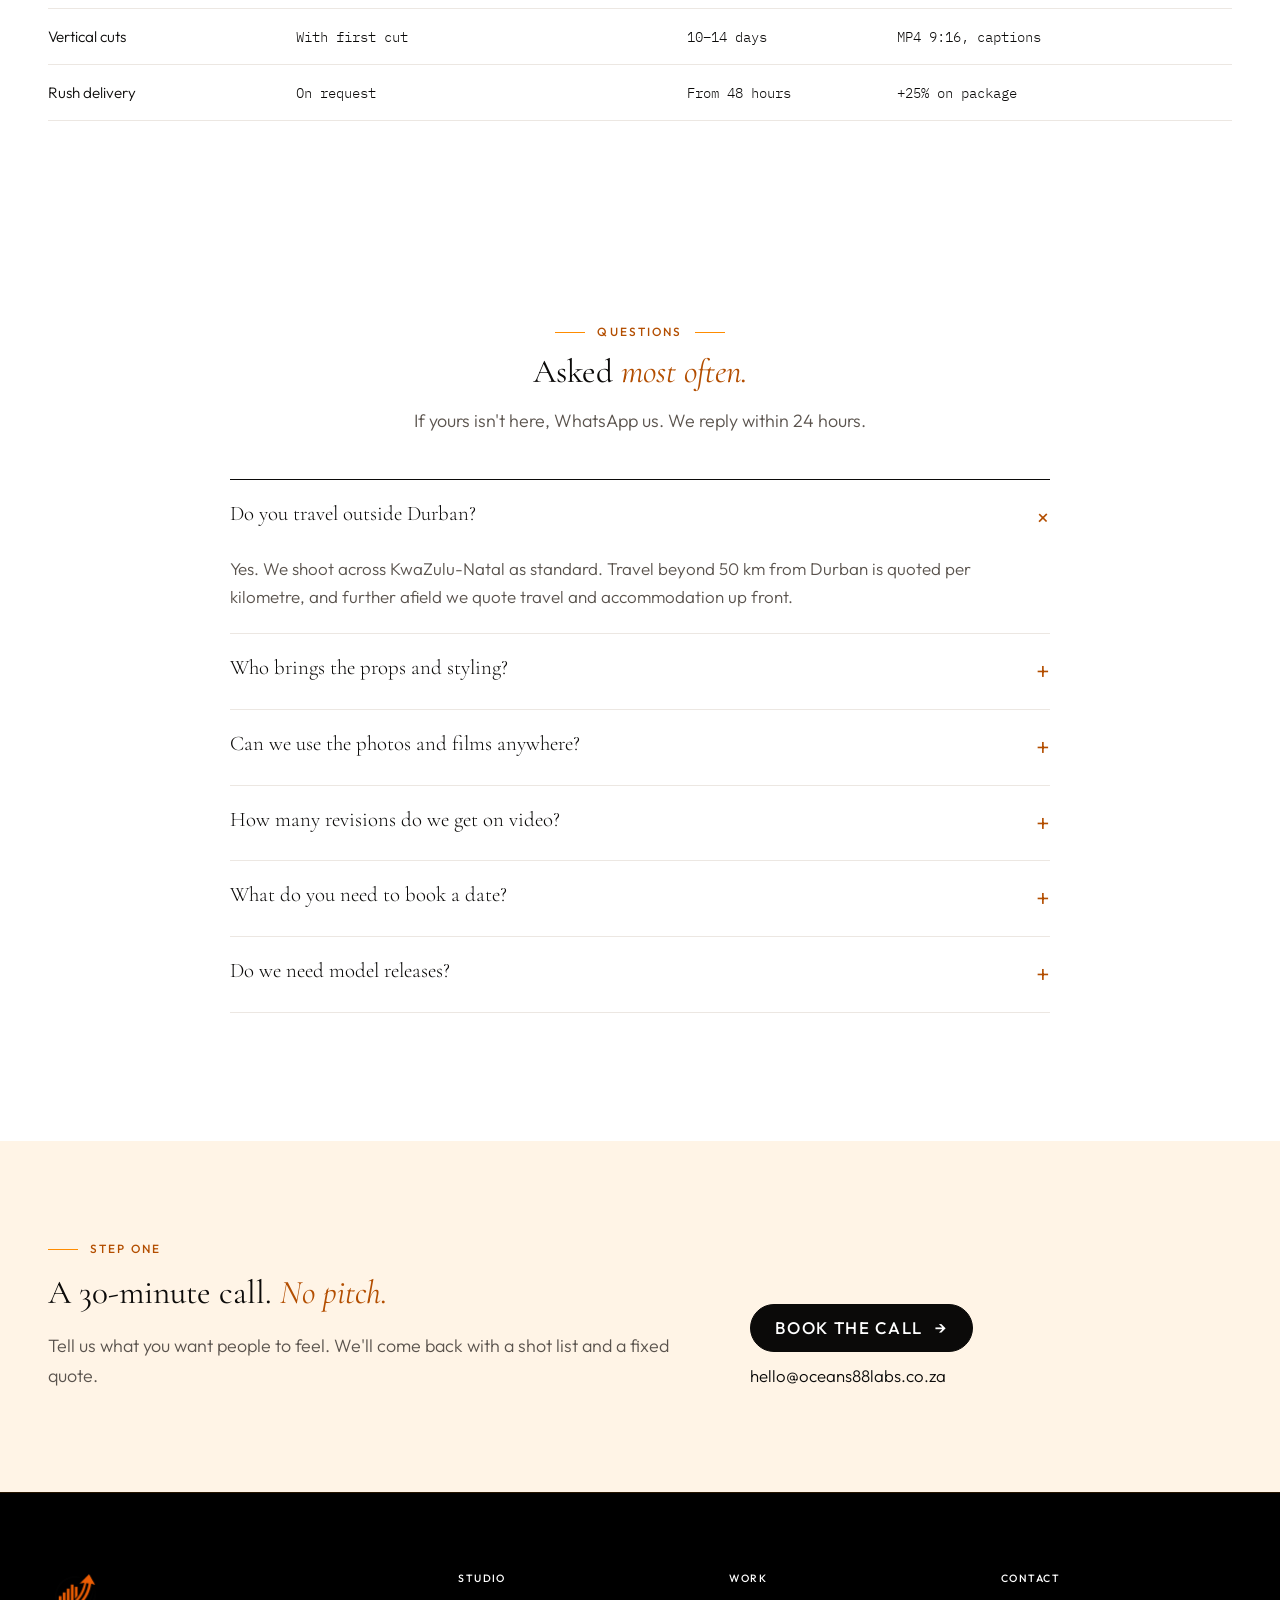
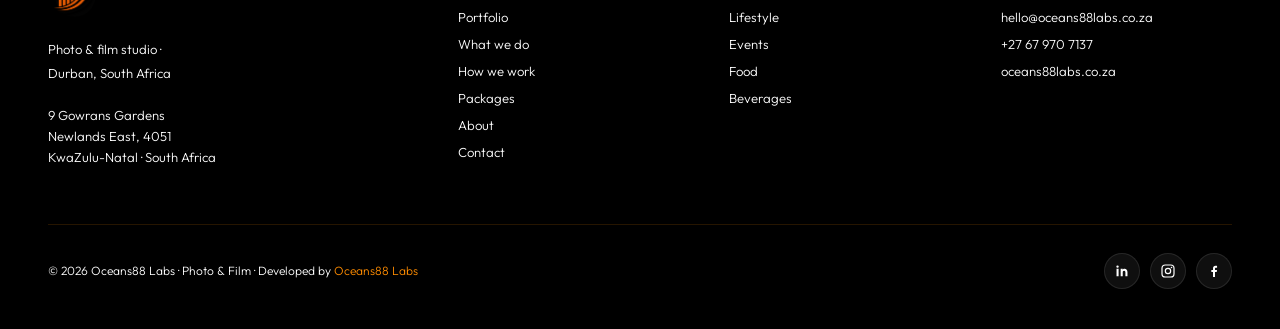
<file: process.html>
<!doctype html>
<html lang="en">
<head>
<meta charset="utf-8">
<meta name="viewport" content="width=device-width, initial-scale=1, viewport-fit=cover">
<title>How we work · Oceans88 Labs Photo &amp; Film</title>
<link rel="icon" href="media/logo.png">
<link rel="preconnect" href="https://fonts.googleapis.com"><link rel="preconnect" href="https://fonts.gstatic.com" crossorigin>
<link rel="stylesheet" href="https://fonts.googleapis.com/css2?family=Cormorant+Garamond:ital,wght@0,400;0,500;1,400;1,500&family=Outfit:wght@300;400;500&family=IBM+Plex+Mono:wght@400;500&display=swap">
<link rel="stylesheet" href="styles.css">
<script>try{if(localStorage.getItem('o88-theme')==='dark')document.documentElement.dataset.theme='dark'}catch(e){}</script>
</head>
<body data-page="process">
<main>
  <section class="wrap page-hero">
    <span class="eyebrow">How we work</span>
    <h1><span>No guesswork. No surprises.</span><span><em>Just good light.</em></span></h1>
    <p class="lede">The same six-step process Oceans88 Labs uses on every project, adapted for the shoot. You always know what's being shot, when you'll see it and what it costs.</p>
  </section>

  <section class="wrap" style="padding-bottom:clamp(56px,8vw,104px)">
    <div class="steps-grid" id="timeline"></div>
  </section>

  <section class="section wrap tight">
    <div class="section-head reveal">
      <div>
        <span class="eyebrow">Turnaround</span>
        <h2>When you'll <em>have it.</em></h2>
      </div>
      <span class="meta">Working days from shoot day</span>
    </div>
    <div class="compare-wrap reveal">
      <table class="compare">
        <thead><tr><th>Deliverable</th><th>Preview</th><th>Final</th><th>Format</th></tr></thead>
        <tbody>
          <tr><td>Photo gallery</td><td>10 selects in 48 hours</td><td>5–7 days</td><td>JPG, web + print sizes</td></tr>
          <tr><td>Event highlights</td><td>Same night or next morning</td><td>5 days</td><td>JPG, social crops</td></tr>
          <tr><td>Brand or menu film</td><td>First cut in 7 days</td><td>10–14 days</td><td>MP4 4K + 1080p</td></tr>
          <tr><td>Vertical cuts</td><td>With first cut</td><td>10–14 days</td><td>MP4 9:16, captions</td></tr>
          <tr><td>Rush delivery</td><td>On request</td><td>From 48 hours</td><td>+25% on package</td></tr>
        </tbody>
      </table>
    </div>
  </section>

  <section class="section wrap faq-section">
    <div class="faq-head reveal">
      <span class="eyebrow">Questions</span>
      <h2>Asked <em>most often.</em></h2>
      <p class="lede">If yours isn't here, WhatsApp us. We reply within 24 hours.</p>
    </div>
    <div class="faq reveal">
        <details open><summary>Do you travel outside Durban?</summary><p>Yes. We shoot across KwaZulu-Natal as standard. Travel beyond 50 km from Durban is quoted per kilometre, and further afield we quote travel and accommodation up front.</p></details>
        <details><summary>Who brings the props and styling?</summary><p>For food and beverages we bring surfaces, backdrops and basic props. A food or prop stylist can be added to any package. You supply the product and, where possible, the person who makes it.</p></details>
        <details><summary>Can we use the photos and films anywhere?</summary><p>Yes. Every package includes a perpetual licence for your own marketing: web, social, print, menus and in-store. Paid media buys and billboards are included too. Resale to third parties is not.</p></details>
        <details><summary>How many revisions do we get on video?</summary><p>Two rounds of changes are included on every film. We share a private link where you can leave comments on the exact second you want changed.</p></details>
        <details><summary>What do you need to book a date?</summary><p>A signed quote and a 50% deposit. The balance is due on delivery of final files. Dates move once without charge with 72 hours' notice.</p></details>
        <details><summary>Do we need model releases?</summary><p>For staff, guests and talent who appear clearly in the work, yes. We bring release forms and handle them on the day, in line with POPIA.</p></details>
      </div>
  </section>

  <section class="book">
    <div class="wrap">
      <div style="display:grid;gap:20px">
        <span class="eyebrow">Step one</span>
        <h2>A 30-minute call. <em>No pitch.</em></h2>
        <p class="lede">Tell us what you want people to feel. We'll come back with a shot list and a fixed quote.</p>
      </div>
      <div class="contact">
        <a class="btn solid" href="contact.html" style="justify-self:start">Book the call <span class="arr">→</span></a>
        <a href="mailto:hello@oceans88labs.co.za">hello@oceans88labs.co.za</a>
      </div>
    </div>
  </section>
</main>
<script src="data.js"></script>
<script src="site.js"></script>
<script>
var STEPS = [
  ['Discovery call', '30 minutes to understand the goal, the audience and where the work will live: menu, app, billboard or Reels.', 'Free · within 2 days of your message'],
  ['Proposal & shot list', 'A fixed quote and a shot list: every dish, drink, moment or look we will capture, and in which formats.', 'Approved before any deposit'],
  ['Moodboard & prep', 'Light, colour and styling references so you know exactly how it will look. We confirm props, people and timings.', '1 week before the shoot'],
  ['Shoot day', 'Photographer and, when filming, a camera operator on site. We tether to a screen so you can approve frames as we go.', 'Half or full day'],
  ['Edit & delivery', 'Colour grading, retouching, sound and music. Files arrive in a private gallery, sized for every place you will use them.', '5–14 working days'],
  ['Monthly content', 'Optional retainer: a short shoot every month so your menu, feed and campaigns always have fresh work.', 'From R6,500 per month']
];
document.addEventListener('DOMContentLoaded', function () {
  var el = document.getElementById('timeline');
  el.innerHTML = STEPS.map(function (s, i) {
    return '<article class="step-card"><div class="step-body"><span class="n">0' + (i + 1) + '</span><h3>' + s[0] + '</h3><p>' + s[1] + '</p><span class="meta">' + s[2] + '</span></div></article>';
  }).join('');
});
</script>
</body>
</html>
</file>
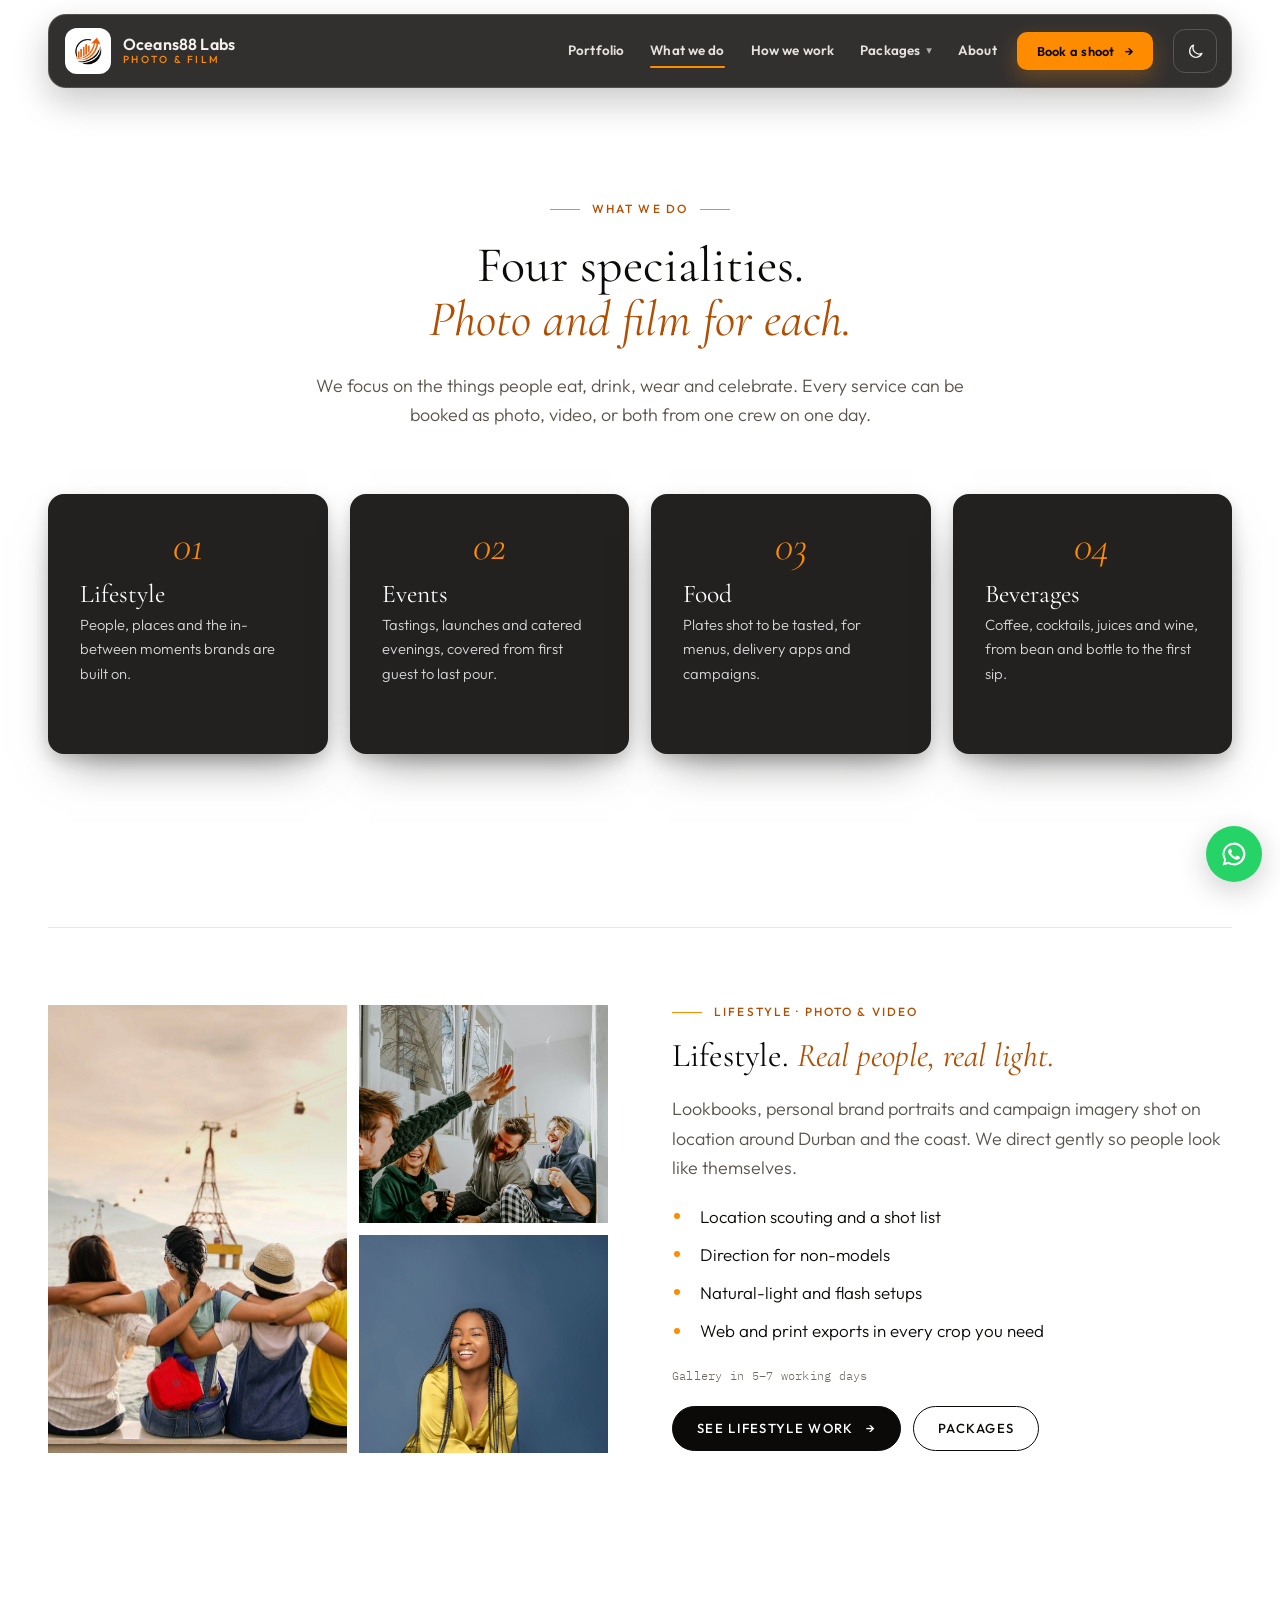
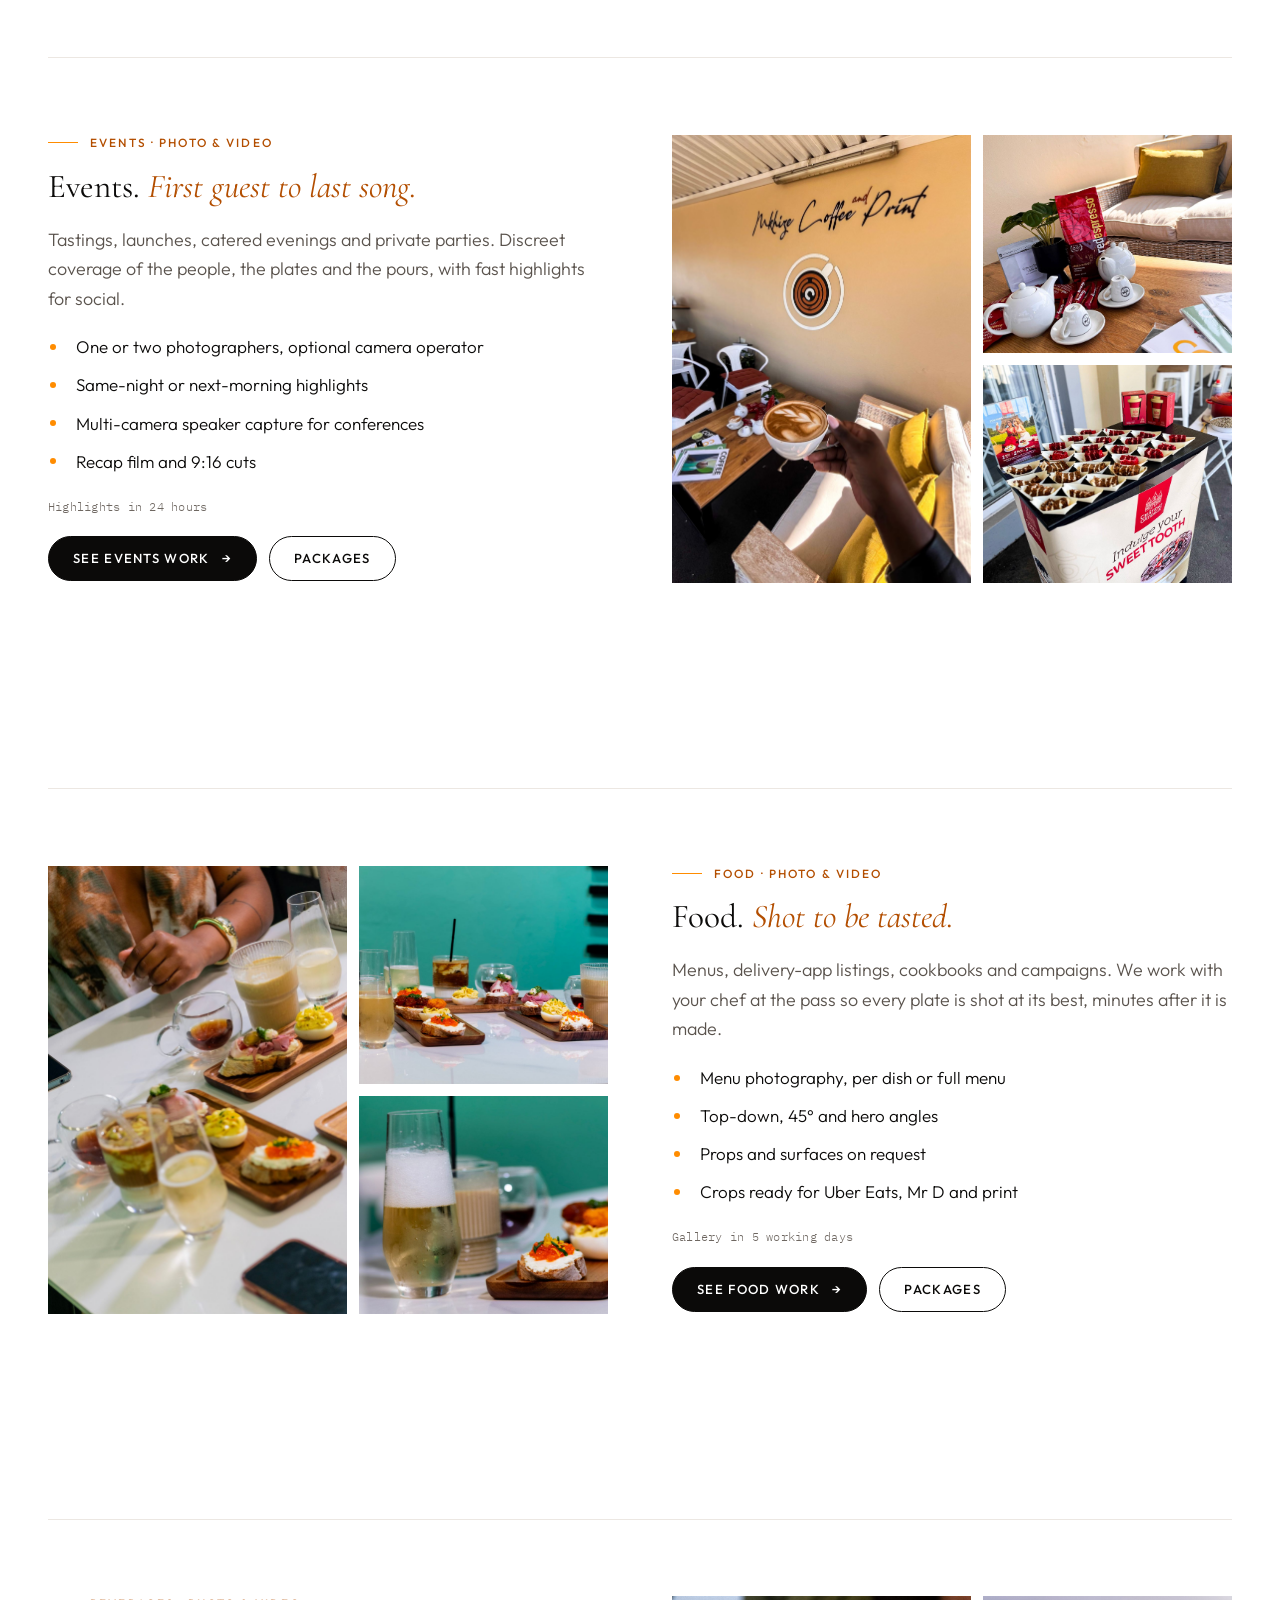
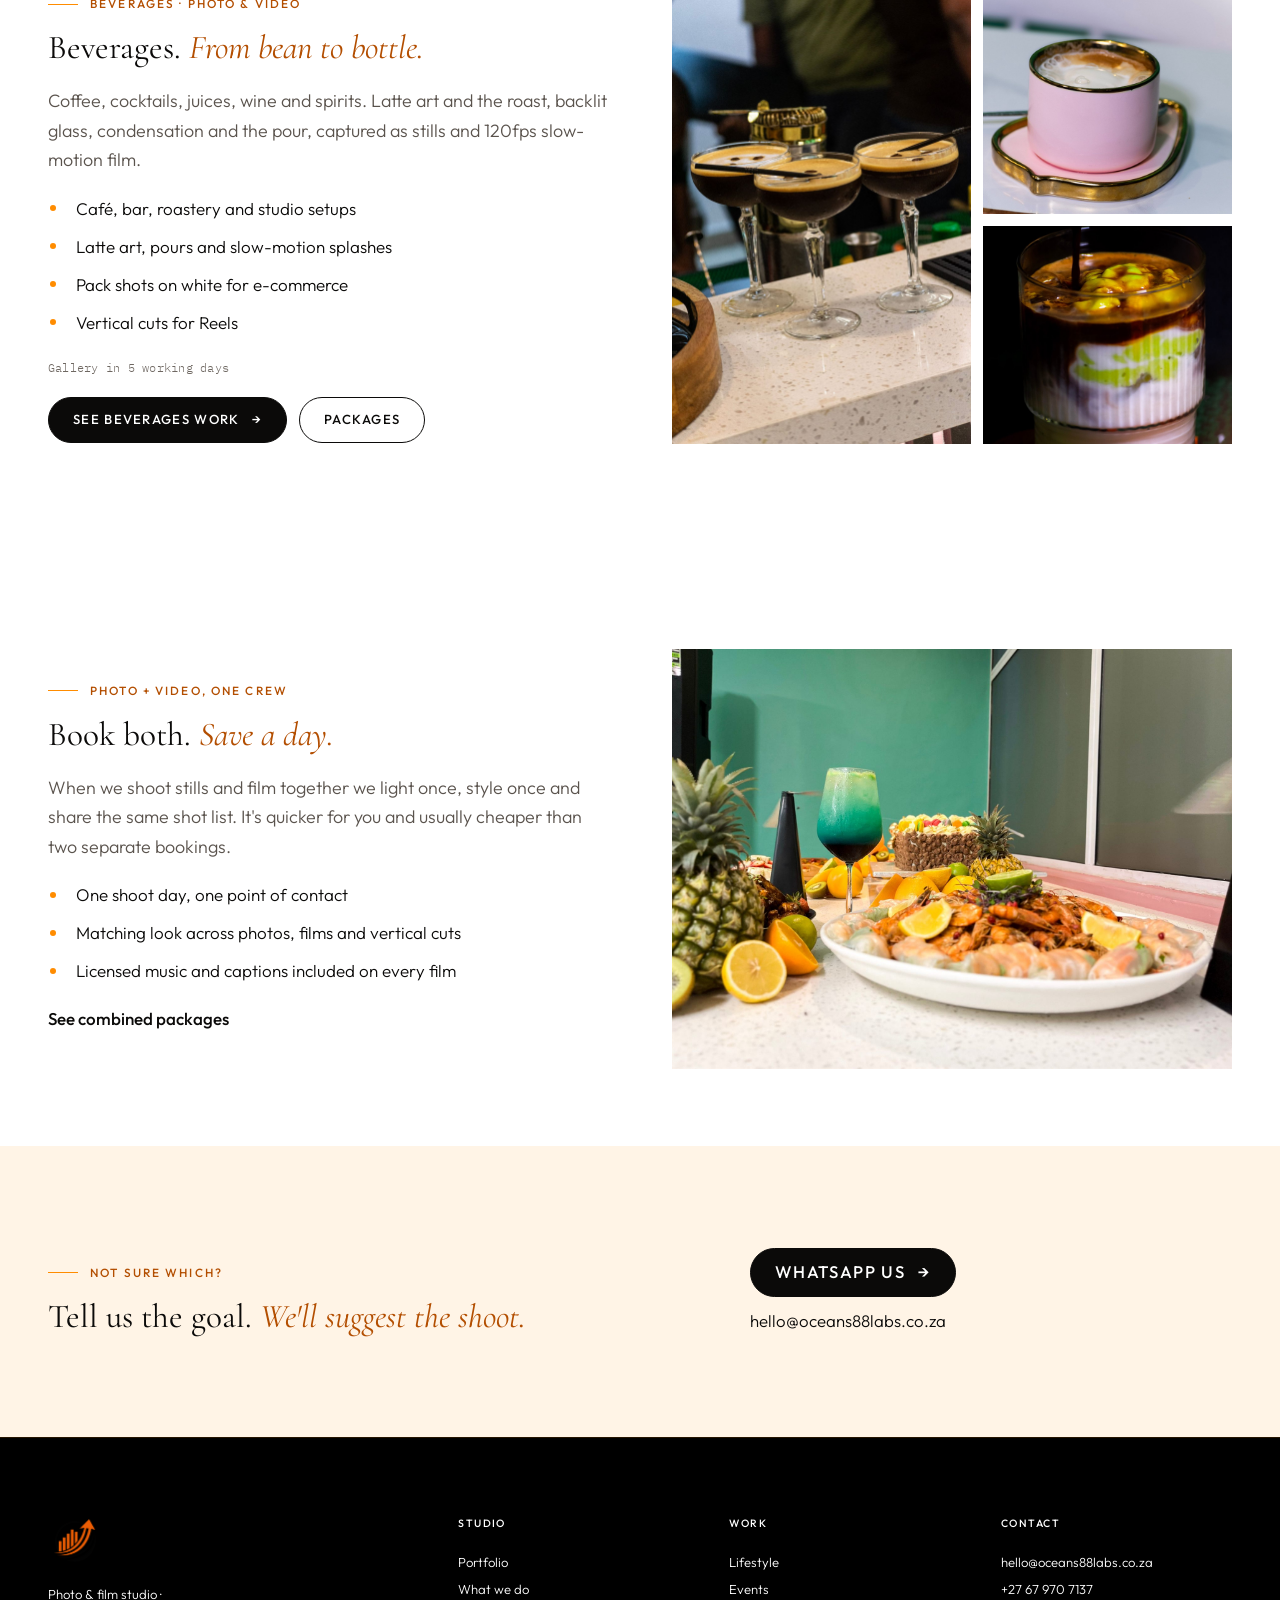
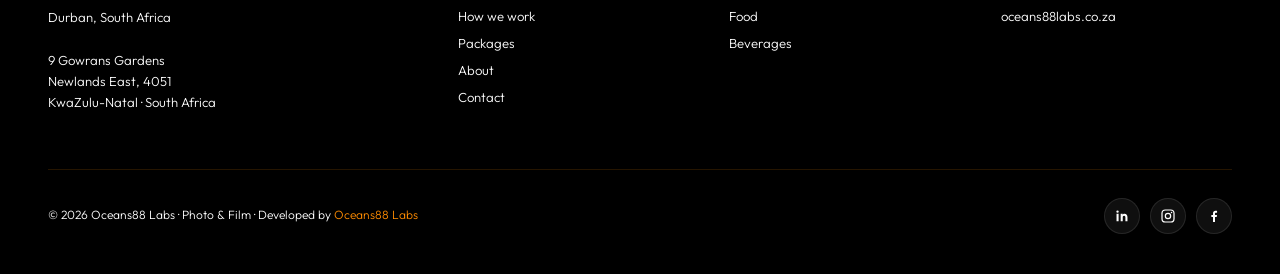
<file: services.html>
<!doctype html>
<html lang="en">
<head>
<meta charset="utf-8">
<meta name="viewport" content="width=device-width, initial-scale=1, viewport-fit=cover">
<title>What we do · Oceans88 Labs Photo &amp; Film</title>
<link rel="icon" href="media/logo.png">
<link rel="preconnect" href="https://fonts.googleapis.com"><link rel="preconnect" href="https://fonts.gstatic.com" crossorigin>
<link rel="stylesheet" href="https://fonts.googleapis.com/css2?family=Cormorant+Garamond:ital,wght@0,400;0,500;1,400;1,500&family=Outfit:wght@300;400;500&family=IBM+Plex+Mono:wght@400;500&display=swap">
<link rel="stylesheet" href="styles.css">
<script>try{if(localStorage.getItem('o88-theme')==='dark')document.documentElement.dataset.theme='dark'}catch(e){}</script>
</head>
<body data-page="services">
<main>
  <section class="wrap page-hero">
    <span class="eyebrow">What we do</span>
    <h1><span>Four specialities.</span><span><em>Photo and film for each.</em></span></h1>
    <p class="lede">We focus on the things people eat, drink, wear and celebrate. Every service can be booked as photo, video, or both from one crew on one day.</p>
  </section>

  <section class="wrap" style="padding-bottom:clamp(56px,8vw,96px)">
    <div class="svc-list" id="svc-list"></div>
  </section>

  <div id="svc-detail"></div>

  <section class="section wrap tight">
    <div class="split">
      <div class="copy reveal">
        <span class="eyebrow">Photo + video, one crew</span>
        <h2>Book both. <em>Save a day.</em></h2>
        <p class="lede">When we shoot stills and film together we light once, style once and share the same shot list. It's quicker for you and usually cheaper than two separate bookings.</p>
        <ul class="ticks">
          <li>One shoot day, one point of contact</li>
          <li>Matching look across photos, films and vertical cuts</li>
          <li>Licensed music and captions included on every film</li>
        </ul>
        <div><a class="link-arrow" href="packages.html">See combined packages</a></div>
      </div>
      <div class="frame reveal" style="aspect-ratio:4/3"><img src="media/work/food-prawn-platter.jpg" alt="Prawn and rice-paper roll platter with citrus and a blue cocktail" loading="lazy"></div>
    </div>
  </section>

  <section class="book">
    <div class="wrap">
      <div style="display:grid;gap:20px">
        <span class="eyebrow">Not sure which?</span>
        <h2>Tell us the goal. <em>We'll suggest the shoot.</em></h2>
      </div>
      <div class="contact">
        <a class="btn solid" href="https://wa.me/27679707137" target="_blank" rel="noopener" style="justify-self:start">WhatsApp us <span class="arr">→</span></a>
        <a href="mailto:hello@oceans88labs.co.za">hello@oceans88labs.co.za</a>
      </div>
    </div>
  </section>
</main>
<script src="data.js"></script>
<script src="site.js"></script>
<script>
var SVC = {
  lifestyle: { h: 'Lifestyle', em: 'Real people, real light.', from: 'R4,500', turn: 'Gallery in 5–7 working days',
    copy: 'Lookbooks, personal brand portraits and campaign imagery shot on location around Durban and the coast. We direct gently so people look like themselves.',
    inc: ['Location scouting and a shot list', 'Direction for non-models', 'Natural-light and flash setups', 'Web and print exports in every crop you need'],
    imgs: ['photo-1529156069898-49953e39b3ac', 'photo-1582298538104-fe2e74c27f59', 'photo-1606416132922-22ab37c1231e'] },
  events: { h: 'Events', em: 'First guest to last song.', from: 'R4,500', turn: 'Highlights in 24 hours',
    copy: 'Tastings, launches, catered evenings and private parties. Discreet coverage of the people, the plates and the pours, with fast highlights for social.',
    inc: ['One or two photographers, optional camera operator', 'Same-night or next-morning highlights', 'Multi-camera speaker capture for conferences', 'Recap film and 9:16 cuts'],
    imgs: ['work/events-ndu-latte-sign', 'work/events-ndu-teapots-redespresso', 'work/events-ndu-cake-table'] },
  food: { h: 'Food', em: 'Shot to be tasted.', from: 'R3,500', turn: 'Gallery in 5 working days',
    copy: 'Menus, delivery-app listings, cookbooks and campaigns. We work with your chef at the pass so every plate is shot at its best, minutes after it is made.',
    inc: ['Menu photography, per dish or full menu', 'Top-down, 45° and hero angles', 'Props and surfaces on request', 'Crops ready for Uber Eats, Mr D and print'],
    imgs: ['work/food-canapes-table', 'work/food-tasting-boards', 'work/food-sparkling-canape'] },
  beverages: { h: 'Beverages', em: 'From bean to bottle.', from: 'R3,500', turn: 'Gallery in 5 working days',
    copy: 'Coffee, cocktails, juices, wine and spirits. Latte art and the roast, backlit glass, condensation and the pour, captured as stills and 120fps slow-motion film.',
    inc: ['Café, bar, roastery and studio setups', 'Latte art, pours and slow-motion splashes', 'Pack shots on white for e-commerce', 'Vertical cuts for Reels'],
    imgs: ['work/beverages-espresso-martinis-bar', 'work/beverages-pink-cup-latte', 'work/beverages-iced-coffee-pour'] }
};
document.addEventListener('DOMContentLoaded', function () {
  document.getElementById('svc-list').innerHTML = CATEGORIES.map(function (c, i) {
    var s = SVC[c.id];
    return '<a class="svc-row" href="#' + c.id + '"><span class="n">0' + (i + 1) + '</span><div><h3>' + s.h + '</h3><p>' + c.line + '</p></div>' +
      '</a>';
  }).join('');
  document.getElementById('svc-detail').innerHTML = CATEGORIES.map(function (c, i) {
    var s = SVC[c.id];
    return '<section class="section wrap" id="' + c.id + '" style="padding-top:clamp(48px,6vw,80px);scroll-margin-top:90px"><hr class="rule" style="margin-bottom:clamp(48px,6vw,80px)">' +
      '<div class="split' + (i % 2 ? ' rev' : '') + '">' +
        '<div class="mosaic reveal">' + s.imgs.map(function (id, k) { return '<div class="frame"><img src="' + IMG(id, k ? 800 : 1100) + '" alt="' + s.h + ' photography" loading="lazy"></div>'; }).join('') + '</div>' +
        '<div class="copy reveal"><span class="eyebrow">' + s.h + ' · Photo &amp; video</span><h2>' + s.h + '. <em>' + s.em + '</em></h2>' +
        '<p class="lede">' + s.copy + '</p><ul class="ticks">' + s.inc.map(function (x) { return '<li>' + x + '</li>'; }).join('') + '</ul>' +
        '<span class="meta">' + s.turn + '</span>' +
        '<div style="display:flex;flex-wrap:wrap;gap:12px"><a class="btn solid" href="portfolio.html#' + c.id + '">See ' + s.h.toLowerCase() + ' work <span class="arr">→</span></a><a class="btn line" href="packages.html">Packages</a></div></div>' +
      '</div></section>';
  }).join('');
  document.querySelectorAll('#svc-detail .reveal').forEach(function (el) { el.classList.add('in'); });
});
</script>
</body>
</html>
</file>
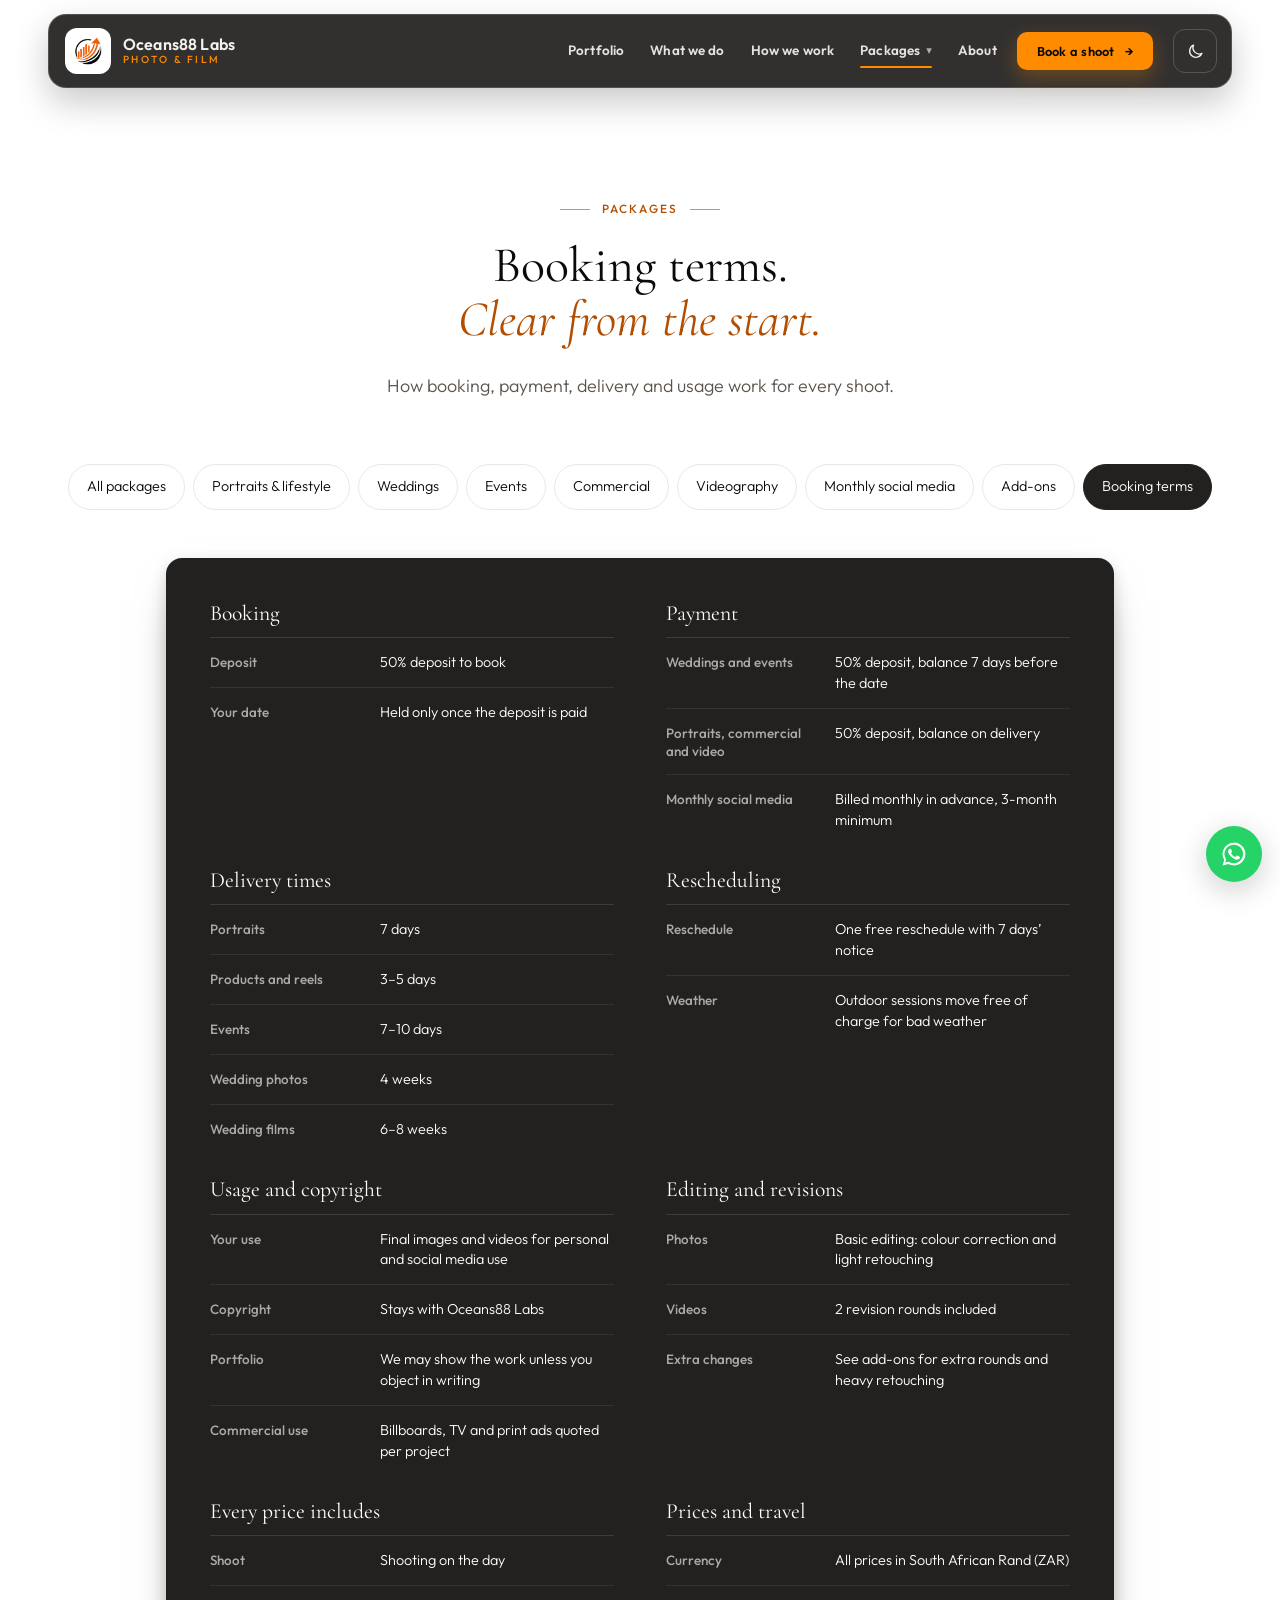
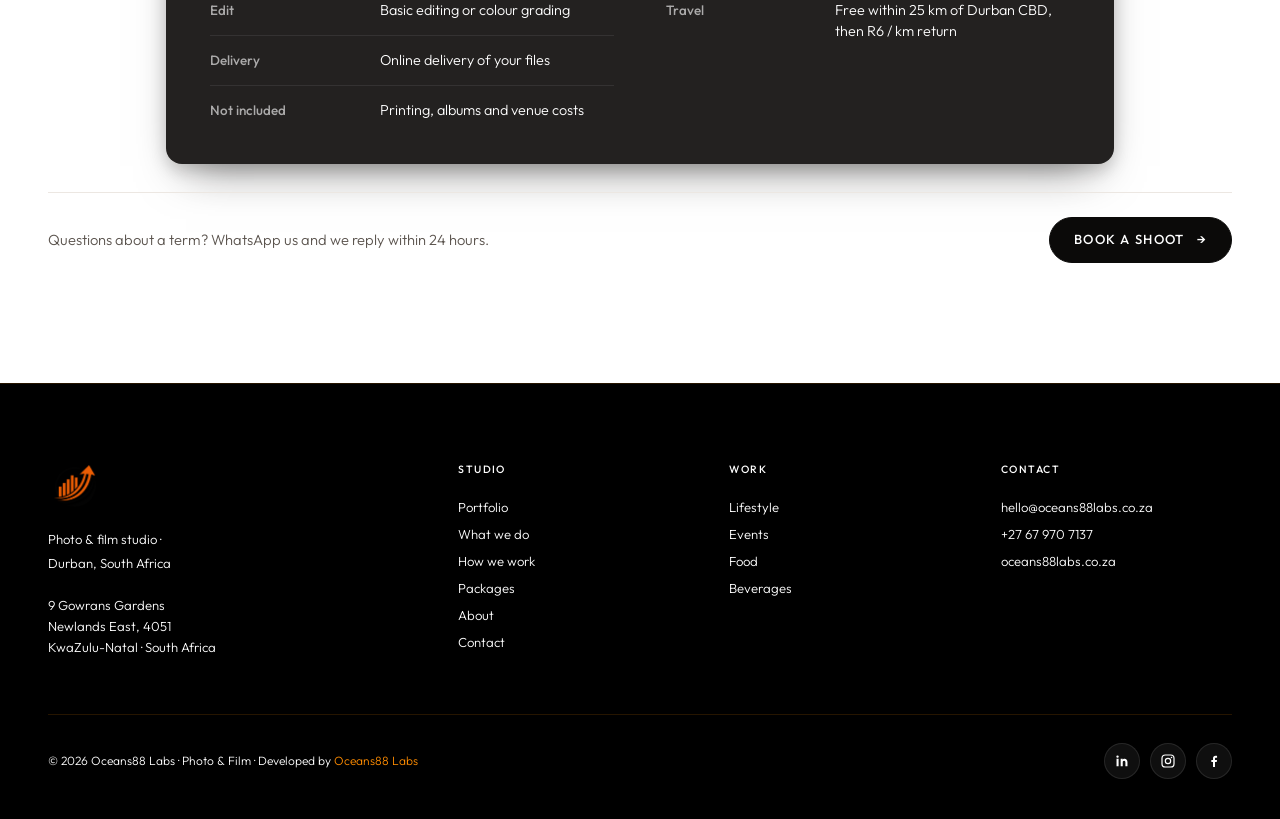
<file: terms.html>
<!doctype html>
<html lang="en">
<head>
<meta charset="utf-8">
<meta name="viewport" content="width=device-width, initial-scale=1, viewport-fit=cover">
<title>Booking terms · Oceans88 Labs Photo &amp; Film</title>
<link rel="icon" href="media/logo.png">
<link rel="preconnect" href="https://fonts.googleapis.com"><link rel="preconnect" href="https://fonts.gstatic.com" crossorigin>
<link rel="stylesheet" href="https://fonts.googleapis.com/css2?family=Cormorant+Garamond:ital,wght@0,400;0,500;1,400;1,500&family=Outfit:wght@300;400;500&family=IBM+Plex+Mono:wght@400;500&display=swap">
<link rel="stylesheet" href="styles.css">
<script>try{if(localStorage.getItem('o88-theme')==='dark')document.documentElement.dataset.theme='dark'}catch(e){}</script>
</head>
<body data-page="packages">
<main>
  <section class="wrap page-hero">
    <span class="eyebrow">Packages</span>
    <h1><span>Booking terms.</span><span><em>Clear from the start.</em></span></h1>
    <p class="lede">How booking, payment, delivery and usage work for every shoot.</p>
  </section>

  <section class="wrap" style="padding-bottom:clamp(72px,10vw,120px)">
    <nav class="pricing-tabs" id="pricing-tabs" data-current="terms" aria-label="Packages"></nav>
    <div id="terms"></div>
    <div class="pricing-foot"><p>Questions about a term? WhatsApp us and we reply within 24 hours.</p><a class="btn solid" href="contact.html">Book a shoot <span class="arr">→</span></a></div>
  </section>
</main>
<script src="data.js"></script>
<script src="site.js"></script>
</body>
</html>
</file>
<file: styles.css>
/* Oceans88 Labs Studio — mock portfolio. White room, brand orange as accent, Cormorant Garamond + Outfit from the main site. */
:root {
  --paper: #FFFFFF;
  --ink: #0B0A09;
  --ink-soft: #5A534D;
  --ink-mute: #6E6761;
  --line: #ECE7E2;
  --tint: #F7F4F1;
  --ember: #FF8C00;
  --flare: #FF6400;
  --ember-ink: #B34E00;
  --ember-wash: #FFF4E6;

  --display: "Cormorant Garamond", "Cormorant", Garamond, "Times New Roman", serif;
  --body: "Outfit", "Segoe UI", system-ui, sans-serif;
  --meta: "IBM Plex Mono", ui-monospace, Consolas, monospace;

  --ease: cubic-bezier(.2, .7, .2, 1);
  --max: 1320px;
  --gut: clamp(16px, 4vw, 48px);
}
* { box-sizing: border-box; }
html { scroll-behavior: smooth; }
body { margin: 0; background: var(--paper); color: var(--ink); font: 300 17px/1.65 var(--body); -webkit-font-smoothing: antialiased; }
img, video { display: block; max-width: 100%; }
a { color: inherit; }
button { font: inherit; color: inherit; }
:focus-visible { outline: 2px solid var(--ember); outline-offset: 3px; }

.wrap { max-width: var(--max); margin: 0 auto; padding-left: max(var(--gut), env(safe-area-inset-left, 0px)); padding-right: max(var(--gut), env(safe-area-inset-right, 0px)); }
.narrow { max-width: 760px; }

h1, h2, h3, h4 { font-family: var(--display); font-weight: 400; line-height: 1.08; letter-spacing: 0; margin: 0; text-wrap: balance; }
h1 { font-size: clamp(2.3rem, 3.9vw, 3.5rem); }
h2 { font-size: clamp(1.75rem, 2.6vw, 2.4rem); }
h3 { font-size: clamp(1.3rem, 1.6vw, 1.5rem); }
h1 em, h2 em, h3 em { font-style: italic; color: var(--ember-ink); }
p { margin: 0; }
.lede { font-size: clamp(1.08rem, 1.4vw, 1.25rem); color: var(--ink-soft); max-width: 56ch; }
.muted { color: var(--ink-soft); }

.eyebrow { display: inline-flex; align-items: center; gap: 12px; font: 500 .74rem/1 var(--body); letter-spacing: .18em; text-transform: uppercase; color: var(--ember-ink); }
.eyebrow::before { content: ""; width: 30px; height: 1px; background: var(--ember); }
.meta { font-family: var(--meta); font-size: .78rem; letter-spacing: .02em; color: var(--ink-mute); }

/* buttons */
.btn { display: inline-flex; align-items: center; gap: 12px; padding: 15px 24px; border-radius: 999px; font: 500 .82rem/1 var(--body); letter-spacing: .1em; text-transform: uppercase; text-decoration: none; border: 1px solid var(--ink); cursor: pointer; transition: background .3s var(--ease), color .3s var(--ease), border-color .3s var(--ease); }
.btn.solid { background: var(--ink); color: var(--paper); }
.btn.solid:hover { background: var(--ember); border-color: var(--ember); color: var(--ink); }
.btn.line { background: transparent; }
.btn.line:hover { border-color: var(--ember); color: var(--ember-ink); }
.btn .arr { transition: transform .3s var(--ease); }
.btn:hover .arr { transform: translateX(4px); }
.link-arrow { display: inline-flex; align-items: center; gap: 10px; font-weight: 500; text-decoration: none; }
.link-arrow i { font-style: normal; width: 34px; height: 34px; border-radius: 50%; border: 1px solid var(--ink); display: grid; place-items: center; transition: all .3s var(--ease); }
.link-arrow:hover i { background: var(--ember); border-color: var(--ember); transform: rotate(45deg); }

/* header */
body::before { content: ""; position: fixed; inset: 0 0 auto; height: env(safe-area-inset-top, 0px); background: var(--paper); z-index: 60; }
/* Floating rounded nav bar (after bconsult.co.za): inset card, thin light border, soft shadow, bold small links, orange underline on the current page, dropdowns, orange CTA. */
.site-head { position: sticky; top: env(safe-area-inset-top, 0px); z-index: 50; padding-top: 14px; pointer-events: none; transition: transform .4s var(--ease); }
.site-head.hide { transform: translateY(calc(-100% - 10px)); }
.bar { pointer-events: auto; position: relative; display: flex; align-items: center; gap: 20px; min-height: 74px; padding: 0 14px 0 16px; border-radius: 18px; background: rgba(28, 26, 25, .9); backdrop-filter: blur(14px) saturate(140%); -webkit-backdrop-filter: blur(14px) saturate(140%); border: 1px solid rgba(255, 255, 255, .16); box-shadow: 0 14px 34px rgba(11, 10, 9, .22); color: #F4F1EE; }
.site-head.scrolled .bar { background: rgba(28, 26, 25, .96); }
.brand { display: flex; align-items: center; gap: 12px; text-decoration: none; color: inherit; margin-right: auto; }
.brand .mark { width: 46px; height: 46px; border-radius: 12px; background: #FFFFFF; display: grid; place-items: center; flex: none; }
.brand .mark img { width: 34px; height: auto; }
.brand span { display: grid; line-height: 1.05; }
.brand b { font: 600 1rem/1.1 var(--body); letter-spacing: .01em; }
.brand small { font: 500 .64rem/1.3 var(--body); letter-spacing: .22em; text-transform: uppercase; color: var(--ember); }
.nav { display: flex; align-items: center; gap: 26px; }
.nav a, .dd-top { text-decoration: none; color: rgba(244, 241, 238, .92); font: 600 .84rem/1 var(--body); letter-spacing: .01em; position: relative; padding-block: 10px; display: inline-flex; align-items: center; gap: 6px; }
.nav > a::after, .dd-top::after { content: ""; position: absolute; left: 0; bottom: 0; height: 2px; width: 100%; border-radius: 2px; background: var(--ember); transform: scaleX(0); transform-origin: left; transition: transform .35s var(--ease); }
.nav > a:hover::after, .dd:hover .dd-top::after, .nav > a[aria-current="page"]::after, .dd-top[aria-current="page"]::after { transform: scaleX(1); }
.nav > a:hover, .dd:hover .dd-top { color: #FFFFFF; }
.caret { font-size: .7rem; opacity: .7; transition: transform .3s var(--ease); }
.dd { position: relative; }
.dd:hover .caret, .dd:focus-within .caret { transform: rotate(180deg); }
.dd-menu { position: absolute; top: calc(100% + 18px); left: -18px; min-width: 230px; padding: 10px; border-radius: 14px; background: rgba(28, 26, 25, .97); border: 1px solid rgba(255, 255, 255, .14); box-shadow: 0 18px 40px rgba(11, 10, 9, .3); display: grid; opacity: 0; visibility: hidden; transform: translateY(6px); transition: all .25s var(--ease); }
.dd-menu::before { content: ""; position: absolute; left: 0; right: 0; top: -20px; height: 20px; }
.dd:hover .dd-menu, .dd:focus-within .dd-menu { opacity: 1; visibility: visible; transform: none; }
.dd-menu a { font-weight: 500; font-size: .86rem; padding: 10px 12px; border-radius: 8px; justify-content: space-between; }
.dd-menu a::after { display: none; }
.dd-menu a:hover { background: rgba(255, 140, 0, .12); color: #FFFFFF; }
.dd-menu a small { font: 400 .7rem/1 var(--meta); color: rgba(244, 241, 238, .5); }
.cta { padding: 13px 20px; border-radius: 10px; border: 0; background: var(--ember); color: #0B0A09; font: 600 .8rem/1 var(--body); letter-spacing: .02em; text-transform: none; text-decoration: none; display: inline-flex; gap: 10px; align-items: center; box-shadow: 0 8px 20px rgba(255, 140, 0, .28); transition: background .25s var(--ease), transform .25s var(--ease); }
.cta:hover { background: var(--flare); transform: translateY(-1px); }
.menu-btn { display: none; width: 46px; height: 46px; border-radius: 12px; border: 1px solid rgba(255, 255, 255, .18); background: transparent; cursor: pointer; padding: 0; place-content: center; gap: 5px; }
.menu-btn span { display: block; width: 20px; height: 2px; border-radius: 2px; background: #F4F1EE; transition: transform .3s var(--ease), opacity .2s; }
.menu-btn[aria-expanded="true"] span:nth-child(1) { transform: translateY(7px) rotate(45deg); }
.menu-btn[aria-expanded="true"] span:nth-child(2) { opacity: 0; }
.menu-btn[aria-expanded="true"] span:nth-child(3) { transform: translateY(-7px) rotate(-45deg); }
@media (max-width: 1060px) {
  .menu-btn { display: grid; }
  .bar { flex-wrap: wrap; padding-block: 12px; }
  .bar > .cta { display: none; }
  .nav { order: 3; flex-basis: 100%; flex-direction: column; align-items: stretch; gap: 0; padding: 8px 0 6px; border-top: 1px solid rgba(255, 255, 255, .12); display: none; max-height: calc(100vh - 140px); overflow-y: auto; }
  .nav.open { display: flex; }
  .nav > a, .dd-top { font-size: 1rem; padding-block: 14px; }
  .nav > a::after, .dd-top::after { display: none; }
  .nav > a[aria-current="page"], .dd-top[aria-current="page"] { color: var(--ember); }
  .dd-menu { position: static; opacity: 1; visibility: visible; transform: none; background: none; border: 0; box-shadow: none; padding: 0 0 8px 12px; min-width: 0; }
  .dd-menu::before { display: none; }
  .dd-menu a { padding-block: 8px; color: rgba(244, 241, 238, .7); }
  .nav .cta-m { display: inline-flex; margin-top: 10px; justify-content: center; }
}
@media (min-width: 1061px) { .nav .cta-m { display: none; } }

/* sections */
.section { padding-block: clamp(72px, 10vw, 136px); }
.section.tight { padding-block: clamp(48px, 6vw, 80px); }
.section-head { display: flex; flex-wrap: wrap; justify-content: space-between; align-items: end; gap: 24px 48px; margin-bottom: clamp(32px, 4vw, 56px); }
.section-head > div { display: grid; gap: 18px; max-width: 720px; }
.rule { border: 0; border-top: 1px solid var(--line); margin: 0; }

/* page hero */
.page-hero { padding-block: clamp(56px, 9vw, 120px) clamp(36px, 5vw, 64px); display: grid; gap: 24px; }
.page-hero h1 span { display: block; }

/* landing hero */
.hero { padding-top: clamp(40px, 6vw, 84px); }
.hero-top { display: grid; grid-template-columns: 1fr; gap: 28px; align-items: end; margin-bottom: clamp(28px, 4vw, 48px); }
@media (min-width: 980px) { .hero-top { grid-template-columns: 1.5fr 1fr; } }
.hero h1 span { display: block; }
.hero-side { display: grid; gap: 24px; }
.hero-ctas { display: flex; flex-wrap: wrap; gap: 12px; }
.reel { position: relative; aspect-ratio: 21 / 9; overflow: hidden; background: var(--tint); }
@media (max-width: 700px) { .reel { aspect-ratio: 4 / 5; } }
.reel video { position: absolute; inset: 0; width: 100%; height: 100%; object-fit: cover; opacity: 0; transition: opacity 1s var(--ease); }
.reel video.on { opacity: 1; }
.hero-still img { position: absolute; inset: 0; width: 100%; height: 100%; object-fit: cover; object-position: center 30%; animation: settle 1.6s var(--ease) both; }
@keyframes settle { from { transform: scale(1.06); } }
.reel .play-big { position: absolute; left: 50%; top: 50%; transform: translate(-50%, -50%); }
.reel-bar { display: flex; justify-content: space-between; align-items: center; gap: 16px; flex-wrap: wrap; padding-block: 14px; border-bottom: 1px solid var(--line); }
.reel-ticks { display: flex; gap: 6px; }
.reel-ticks i { width: 36px; height: 2px; background: var(--line); position: relative; overflow: hidden; }
.reel-ticks i.on::after { content: ""; position: absolute; inset: 0; background: var(--ember); transform-origin: left; animation: tick 5s linear forwards; }
@keyframes tick { from { transform: scaleX(0); } to { transform: scaleX(1); } }

.play-big { width: clamp(72px, 9vw, 104px); aspect-ratio: 1; border-radius: 50%; background: var(--ember); border: 0; display: grid; place-items: center; cursor: pointer; transition: transform .35s var(--ease), background .3s; box-shadow: 0 10px 40px rgba(11,10,9,.18); }
.play-big::after { content: ""; border-left: 22px solid var(--ink); border-top: 13px solid transparent; border-bottom: 13px solid transparent; margin-left: 6px; }
.play-big:hover { transform: translate(-50%, -50%) scale(1.07); background: var(--flare); }
.play-big.static:hover { transform: scale(1.07); }

/* marquee */
.marquee { overflow: hidden; border-block: 1px solid var(--line); padding-block: 22px; white-space: nowrap; }
.marquee-track { display: inline-flex; gap: 48px; animation: marquee 38s linear infinite; font-family: var(--display); font-size: clamp(1.6rem, 3vw, 2.4rem); }
.marquee-track span { display: inline-flex; align-items: center; gap: 48px; }
.marquee-track span::after { content: "•"; color: var(--ember); font-family: var(--body); font-size: .7em; }
.marquee-track em { color: var(--ember-ink); }
@keyframes marquee { to { transform: translateX(-50%); } }

/* category tiles */
.cats { display: grid; grid-template-columns: repeat(4, 1fr); gap: 14px; }
@media (max-width: 1000px) { .cats { grid-template-columns: repeat(2, 1fr); } }
@media (max-width: 640px) { .cats { grid-template-columns: repeat(2, 1fr); } }
.cat { text-decoration: none; display: grid; gap: 12px; }
.cat .frame { aspect-ratio: 3 / 4; }
.cat b { font-family: var(--display); font-weight: 400; font-size: 1.6rem; line-height: 1; }
.cat p { font-size: .88rem; color: var(--ink-soft); }

/* media frames */
.frame { position: relative; overflow: hidden; background: var(--tint); max-width: 100%; }
.frame img, .frame video { position: absolute; inset: 0; width: 100%; height: 100%; object-fit: cover; transition: transform .9s var(--ease), opacity .5s var(--ease); }
.frame video { opacity: 0; }
.frame.playing video { opacity: 1; }
a:hover .frame img, button:hover .frame img, .card:hover .frame img { transform: scale(1.045); }
.go { position: absolute; right: 14px; bottom: 14px; width: 42px; height: 42px; border-radius: 50%; background: var(--paper); color: var(--ink); display: grid; place-items: center; font-size: 1.05rem; transition: background .3s var(--ease), transform .3s var(--ease); z-index: 2; }
.card:hover .go, .cat:hover .go { background: var(--ember); transform: rotate(45deg); }
.chip-dur { position: absolute; left: 14px; bottom: 14px; z-index: 2; display: inline-flex; align-items: center; gap: 8px; background: var(--paper); color: var(--ink); font: 500 .72rem/1 var(--meta); padding: 7px 10px 7px 8px; border-radius: 999px; }
.chip-dur::before { content: ""; width: 16px; height: 16px; border-radius: 50%; background: var(--ember) url("data:image/svg+xml,%3Csvg xmlns='http://www.w3.org/2000/svg' viewBox='0 0 16 16'%3E%3Cpath d='M6 4.5v7l5.5-3.5z' fill='%230B0A09'/%3E%3C/svg%3E") center/100% no-repeat; }

/* project grid */
.grid { display: grid; grid-template-columns: repeat(6, 1fr); grid-auto-flow: dense; gap: clamp(28px, 3vw, 44px) clamp(14px, 1.6vw, 22px); }
.card { grid-column: span 2; display: grid; gap: 14px; align-content: start; text-decoration: none; background: none; border: 0; padding: 0; text-align: left; cursor: pointer; min-width: 0; }
.card .frame { aspect-ratio: 4 / 5; }
.card.s-lead { grid-column: span 4; }
.card.s-lead .frame { aspect-ratio: 3 / 2; }
.card.s-half { grid-column: span 3; }
.card.s-half .frame { aspect-ratio: 4 / 3; }
.card.s-wide { grid-column: span 6; }
.card.s-wide .frame { aspect-ratio: 21 / 9; }
.card .t { font-family: var(--display); font-size: clamp(1.35rem, 1.8vw, 1.7rem); line-height: 1.1; }
.card .t span { background: linear-gradient(var(--ember), var(--ember)) 0 100% / 0 1px no-repeat; transition: background-size .45s var(--ease); }
.card:hover .t span { background-size: 100% 1px; }
.card .row { display: flex; justify-content: space-between; gap: 12px; flex-wrap: wrap; align-items: baseline; }
.card .m { font-size: .82rem; color: var(--ink-mute); letter-spacing: .02em; }
@media (max-width: 760px) {
  .grid { grid-template-columns: repeat(2, 1fr); }
  .card, .card.s-half { grid-column: span 1; }
  .card.s-half .frame { aspect-ratio: 4 / 5; }
  .card.s-lead, .card.s-wide { grid-column: span 2; }
  .card.s-wide .frame { aspect-ratio: 16 / 10; }
}
.card.enter { animation: enter .55s var(--ease) both; }
@keyframes enter { from { opacity: 0; transform: translateY(14px); } }

/* filters */
.filters { display: flex; flex-wrap: wrap; justify-content: space-between; align-items: center; gap: 16px; padding-block: 18px; border-block: 1px solid var(--line); position: sticky; top: calc(100px + env(safe-area-inset-top, 0px)); background: rgba(255,255,255,.95); z-index: 20; margin-bottom: 36px; }
.chips { display: flex; flex-wrap: wrap; gap: 8px; }
.chip { background: var(--paper); border: 1px solid var(--line); border-radius: 999px; padding: 10px 18px; font-size: .9rem; cursor: pointer; transition: all .25s var(--ease); }
.chip:hover { border-color: var(--ink); }
.chip[aria-pressed="true"] { background: var(--ink); color: var(--paper); border-color: var(--ink); }
.chip sup { font-family: var(--meta); font-size: .66rem; margin-left: 4px; color: inherit; opacity: .6; }
.seg { display: inline-flex; border: 1px solid var(--line); border-radius: 999px; padding: 3px; }
.seg .chip { border: 0; padding: 8px 16px; }
.count-row { display: flex; justify-content: space-between; align-items: center; gap: 12px; margin-bottom: 28px; }
.clear { background: none; border: 0; padding: 0; cursor: pointer; text-decoration: underline; text-decoration-color: var(--ember); text-underline-offset: 3px; font-size: .9rem; }
.empty { padding: 60px 0; text-align: center; color: var(--ink-soft); }

/* film on white */
.film { display: grid; gap: 16px; }
.film-stage { position: relative; aspect-ratio: 16 / 9; overflow: hidden; background: var(--tint); cursor: pointer; border: 0; padding: 0; width: 100%; }
.film-stage img, .film-stage video { position: absolute; inset: 0; width: 100%; height: 100%; object-fit: cover; }
.film-cap { display: flex; justify-content: space-between; align-items: baseline; gap: 16px; flex-wrap: wrap; padding-bottom: 16px; border-bottom: 1px solid var(--line); }
.film-cap h3 { font-size: clamp(1.5rem, 2.4vw, 2rem); }
.verticals { display: grid; grid-template-columns: repeat(4, 1fr); gap: 16px; }
@media (max-width: 860px) { .verticals { grid-auto-flow: column; grid-auto-columns: 62%; grid-template-columns: none; overflow-x: auto; scroll-snap-type: x mandatory; padding-bottom: 8px; } .verticals > * { scroll-snap-align: start; } }
.vcard { display: grid; gap: 10px; background: none; border: 0; padding: 0; text-align: left; cursor: pointer; }
.vcard .frame { aspect-ratio: 9 / 16; }
.vcard .frame video { opacity: 1; }
.vcard b { font-weight: 400; font-size: .98rem; }

/* split feature rows */
.split { display: grid; grid-template-columns: 1fr; gap: clamp(28px, 5vw, 80px); align-items: center; }
@media (min-width: 900px) { .split { grid-template-columns: 1fr 1fr; } .split.rev > :first-child { order: 2; } }
.split .copy { display: grid; gap: 20px; align-content: center; }
.ticks { list-style: none; margin: 0; padding: 0; display: grid; gap: 10px; }
.ticks li { padding-left: 28px; position: relative; }
.ticks li::before { content: ""; position: absolute; left: 2px; top: .62em; width: 6px; height: 6px; border-radius: 50%; background: var(--ember); }
.price { font-family: var(--display); font-size: 1.8rem; }
.price small { font-family: var(--body); font-size: .8rem; color: var(--ink-mute); letter-spacing: .06em; text-transform: uppercase; margin-right: 8px; }
.mosaic { display: grid; grid-template-columns: 1.2fr 1fr; grid-template-rows: 1fr 1fr; gap: 12px; aspect-ratio: 5 / 4; }
.mosaic .frame:first-child { grid-row: span 2; }

/* services overview */
.svc-list { display: grid; }
.svc-row { display: grid; grid-template-columns: 70px 1fr auto; gap: 20px; align-items: center; padding-block: 26px; border-top: 1px solid var(--line); text-decoration: none; position: relative; }
.svc-row:last-child { border-bottom: 1px solid var(--line); }
.svc-row .n { font-family: var(--meta); font-size: .8rem; color: var(--ember-ink); }
.svc-row h3 { font-size: clamp(1.5rem, 2.4vw, 2.1rem); transition: transform .45s var(--ease), color .3s; }
.svc-row p { font-size: .92rem; color: var(--ink-soft); margin-top: 6px; max-width: 52ch; }
.svc-row:hover h3 { transform: translateX(10px); }
.svc-row .peek { position: absolute; right: 90px; top: 50%; width: 180px; aspect-ratio: 4 / 5; transform: translateY(-50%) rotate(-3deg) scale(.9); opacity: 0; pointer-events: none; transition: all .45s var(--ease); z-index: 3; }
.svc-row:hover .peek { opacity: 1; transform: translateY(-50%) rotate(-3deg) scale(1); }
@media (max-width: 760px) { .svc-row { grid-template-columns: 1fr auto; } .svc-row .n { grid-column: 1 / -1; } .svc-row .peek { display: none; } }

/* process */
.steps { display: grid; grid-template-columns: repeat(3, 1fr); gap: 0; border-top: 1px solid var(--ink); }
@media (max-width: 900px) { .steps { grid-template-columns: 1fr 1fr; } }
@media (max-width: 560px) { .steps { grid-template-columns: 1fr; } }
.step { padding: 28px 28px 32px 0; display: grid; gap: 12px; align-content: start; border-bottom: 1px solid var(--line); }
.step .n { font-family: var(--display); font-style: italic; color: var(--ember-ink); font-size: 2.6rem; line-height: 1; }
.step h3 { font-size: 1.4rem; }
.step p { color: var(--ink-soft); font-size: .97rem; }
.step .meta { margin-top: 4px; }
.timeline { display: grid; gap: 0; }
.tl { display: grid; grid-template-columns: 120px 1fr; gap: 28px; padding-block: 36px; border-top: 1px solid var(--line); }
@media (min-width: 900px) { .tl { grid-template-columns: 140px 1fr 1fr; align-items: start; } }
@media (max-width: 560px) { .tl { grid-template-columns: 1fr; gap: 14px; } }
.tl .n { font-family: var(--display); font-style: italic; font-size: clamp(2.4rem, 4vw, 3.4rem); line-height: .9; color: var(--ember-ink); }
.tl .body { display: grid; gap: 12px; }
.tl .frame { aspect-ratio: 3 / 2; }
@media (max-width: 899px) { .tl .frame { grid-column: 1 / -1; } }

/* packages */
.packages { display: grid; grid-template-columns: repeat(3, 1fr); gap: 18px; align-items: stretch; }
@media (max-width: 980px) { .packages { grid-template-columns: 1fr; max-width: 560px; } }
.pkg { border: 1px solid var(--line); padding: clamp(24px, 3vw, 36px); display: grid; gap: 18px; align-content: start; position: relative; background: var(--paper); transition: border-color .3s, transform .4s var(--ease); }
.pkg:hover { border-color: var(--ink); transform: translateY(-4px); }
.pkg.pop { border-color: var(--ember); }
.pkg .tag { position: absolute; top: -12px; left: 24px; background: var(--ember); color: var(--ink); font: 500 .68rem/1 var(--body); letter-spacing: .14em; text-transform: uppercase; padding: 7px 12px; border-radius: 999px; }
.pkg h3 { font-size: 1.85rem; }
.pkg .for { color: var(--ink-soft); font-size: .95rem; }
.pkg .amount { font-family: var(--display); font-size: 2.4rem; line-height: 1; }
.pkg .amount small { font-family: var(--body); font-size: .74rem; letter-spacing: .12em; text-transform: uppercase; color: var(--ink-mute); display: block; margin-bottom: 6px; }
.pkg .ticks { font-size: .95rem; border-top: 1px solid var(--line); padding-top: 18px; }
.pkg .cup { width: 44px; height: 44px; }
.addons { display: grid; grid-template-columns: repeat(auto-fit, minmax(250px, 1fr)); gap: 0; border-top: 1px solid var(--ink); }
.addon { display: flex; justify-content: space-between; gap: 18px; padding: 20px 20px 20px 0; border-bottom: 1px solid var(--line); }
.addon b { font-weight: 400; }
.addon span { font-family: var(--meta); font-size: .85rem; white-space: nowrap; }
.compare-wrap { overflow-x: auto; }
table.compare { width: 100%; border-collapse: collapse; min-width: 640px; font-size: .95rem; }
.compare th { text-align: left; font: 500 .72rem/1.2 var(--body); letter-spacing: .14em; text-transform: uppercase; color: var(--ink-mute); padding: 0 16px 14px 0; border-bottom: 1px solid var(--ink); }
.compare td { padding: 15px 16px 15px 0; border-bottom: 1px solid var(--line); }
.compare td:not(:first-child) { font-family: var(--meta); font-size: .85rem; }
.yes { color: var(--ember-ink); }

/* faq */
.faq { border-top: 1px solid var(--ink); }
.faq details { border-bottom: 1px solid var(--line); }
.faq summary { list-style: none; cursor: pointer; display: flex; justify-content: space-between; gap: 20px; padding-block: 22px; font-family: var(--display); font-size: 1.3rem; line-height: 1.2; }
.faq summary::-webkit-details-marker { display: none; }
.faq summary::after { content: "+"; font-family: var(--body); font-weight: 300; font-size: 1.6rem; color: var(--ember-ink); transition: transform .3s var(--ease); }
.faq details[open] summary::after { transform: rotate(45deg); }
.faq details p { padding-bottom: 22px; color: var(--ink-soft); max-width: 70ch; }

/* about */
.stats { display: grid; grid-template-columns: repeat(4, 1fr); border-top: 1px solid var(--ink); }
@media (max-width: 760px) { .stats { grid-template-columns: 1fr 1fr; } }
.stats div { padding: 24px 20px 24px 0; display: grid; gap: 4px; }
.stats b { font-family: var(--display); font-weight: 400; font-size: clamp(2rem, 3vw, 2.6rem); line-height: 1; }
.stats span { font-size: .88rem; color: var(--ink-soft); }
.team { display: grid; grid-template-columns: repeat(3, 1fr); gap: 20px; }
@media (max-width: 860px) { .team { grid-template-columns: 1fr 1fr; } }
@media (max-width: 520px) { .team { grid-template-columns: 1fr; } }
.member { display: grid; gap: 12px; }
.member .frame { aspect-ratio: 4 / 5; }
.member b { font-family: var(--display); font-weight: 400; font-size: 1.5rem; }
.values { display: grid; grid-template-columns: repeat(auto-fit, minmax(230px, 1fr)); gap: 32px; }
.values div { display: grid; gap: 10px; border-top: 1px solid var(--line); padding-top: 18px; }
.values h3 { font-size: 1.5rem; }
.values p { color: var(--ink-soft); font-size: .96rem; }
.gear { display: flex; flex-wrap: wrap; gap: 8px; }
.gear span { border: 1px solid var(--line); border-radius: 999px; padding: 8px 14px; font-size: .88rem; }

/* quote */
.quote { display: grid; gap: 24px; max-width: 980px; }
.quote blockquote { margin: 0; font-family: var(--display); font-size: clamp(1.4rem, 2.2vw, 1.95rem); line-height: 1.25; }
.quote blockquote::before { content: "“"; color: var(--ember); display: block; font-size: 1.6em; line-height: .6; margin-bottom: 8px; }
.quotes-nav { display: flex; gap: 8px; }
.quotes-nav button { width: 44px; height: 44px; border-radius: 50%; border: 1px solid var(--ink); background: var(--paper); cursor: pointer; transition: all .3s var(--ease); }
.quotes-nav button:hover { background: var(--ember); border-color: var(--ember); }

/* booking strip */
.book { background: var(--ember-wash); }
.book .wrap { display: grid; grid-template-columns: 1fr; gap: 28px; padding-block: clamp(56px, 8vw, 104px); align-items: end; }
@media (min-width: 900px) { .book .wrap { grid-template-columns: 1.4fr 1fr; } }
.book .contact { display: grid; gap: 10px; }
.book .contact a { text-decoration: none; font-size: 1.05rem; }
.book .contact a:hover { color: var(--ember-ink); }

/* footer (the one dark surface; no media on it) */
.site-foot { background: var(--ink); color: #F4F1EE; }
.site-foot .wrap { display: grid; grid-template-columns: 1.4fr repeat(3, 1fr); gap: 36px; padding-block: 64px 36px; }
@media (max-width: 860px) { .site-foot .wrap { grid-template-columns: 1fr 1fr; } }
.site-foot h4 { font: 500 .72rem/1 var(--body); letter-spacing: .16em; text-transform: uppercase; color: var(--ember); margin-bottom: 16px; }
.site-foot a { text-decoration: none; color: rgba(244,241,238,.78); display: block; padding-block: 4px; font-size: .95rem; }
.site-foot a:hover { color: var(--ember); }
.site-foot .fbrand { display: grid; gap: 16px; align-content: start; }
.site-foot .fbrand .logo-chip { width: 64px; height: 64px; border-radius: 50%; background: var(--paper); display: grid; place-items: center; }
.site-foot .fbrand .logo-chip img { width: 46px; }
.site-foot .fbrand p { font-family: var(--display); font-size: 1.7rem; line-height: 1.1; }
.site-foot .fbrand p em { color: var(--ember); }
.site-foot .base { grid-column: 1 / -1; display: flex; flex-wrap: wrap; justify-content: space-between; gap: 12px; border-top: 1px solid rgba(244,241,238,.14); padding-top: 22px; font-family: var(--meta); font-size: .74rem; color: rgba(244,241,238,.55); }

/* whatsapp */
.wa { position: fixed; right: max(18px, env(safe-area-inset-right, 0px)); bottom: calc(18px + env(safe-area-inset-bottom, 0px)); z-index: 40; width: 56px; height: 56px; border-radius: 50%; background: #25D366; display: grid; place-items: center; box-shadow: 0 8px 30px rgba(11,10,9,.2); transition: transform .3s var(--ease); }
.wa:hover { transform: scale(1.08); }
.wa svg { width: 28px; height: 28px; }

/* lightbox (white backdrop) */
.lb { position: fixed; inset: 0; z-index: 100; background: rgba(255,255,255,.985); overflow-y: auto; display: none; }
.lb.open { display: block; animation: fade .35s var(--ease); }
@keyframes fade { from { opacity: 0; } }
.lb-bar { position: sticky; top: 0; z-index: 2; background: rgba(255,255,255,.95); border-bottom: 1px solid var(--line); }
.lb-bar .wrap { display: flex; justify-content: space-between; align-items: center; gap: 16px; height: 68px; padding-top: env(safe-area-inset-top, 0px); }
.lb-btns { display: flex; gap: 8px; }
.lb-btns button { height: 42px; min-width: 42px; padding: 0 14px; border-radius: 999px; border: 1px solid var(--line); background: var(--paper); cursor: pointer; font-size: .9rem; transition: all .25s var(--ease); }
.lb-btns button:hover { border-color: var(--ink); }
.lb-btns .close { background: var(--ink); color: var(--paper); border-color: var(--ink); }
.lb-btns .close:hover { background: var(--ember); border-color: var(--ember); color: var(--ink); }
.lb-body { padding-block: 40px 96px; display: grid; gap: 28px; }
.lb-head { display: grid; gap: 18px; grid-template-columns: 1fr; }
@media (min-width: 900px) { .lb-head { grid-template-columns: 1.4fr 1fr; align-items: end; } }
.credits { display: grid; grid-template-columns: auto 1fr; gap: 8px 20px; font-size: .92rem; border-top: 1px solid var(--line); padding-top: 16px; }
.credits dt { color: var(--ink-mute); }
.credits dd { margin: 0; }
.lb-video { width: 100%; aspect-ratio: 16 / 9; background: var(--tint); object-fit: cover; }
.lb-pair { display: grid; grid-template-columns: 1fr 1fr; gap: 16px; }
@media (max-width: 640px) { .lb-pair { grid-template-columns: 1fr; } }
.lb-pair img { width: 100%; aspect-ratio: 4 / 5; object-fit: cover; }
.lb-full { width: 100%; aspect-ratio: 3 / 2; object-fit: cover; }
.lb-vert { display: grid; grid-template-columns: minmax(0, 360px) 1fr; gap: 28px; align-items: center; }
@media (max-width: 640px) { .lb-vert { grid-template-columns: 1fr; } }
.lb-vert video { width: 100%; aspect-ratio: 9 / 16; object-fit: cover; background: var(--tint); }
.lb-next { display: grid; gap: 8px; text-decoration: none; padding-top: 32px; border-top: 1px solid var(--line); background: none; border-left: 0; border-right: 0; border-bottom: 0; text-align: left; cursor: pointer; width: 100%; }
.lb-next h2 span { background: linear-gradient(var(--ember), var(--ember)) 0 100% / 0 2px no-repeat; transition: background-size .45s var(--ease); }
.lb-next:hover h2 span { background-size: 100% 2px; }
body.locked { overflow: hidden; }

/* reveal */
.js .reveal { opacity: 0; transform: translateY(22px); transition: opacity .9s var(--ease), transform .9s var(--ease); }
.js .reveal.in { opacity: 1; transform: none; }
.mock-note { font-family: var(--meta); font-size: .72rem; color: var(--ink-mute); }

@media (prefers-reduced-motion: reduce) {
  *, *::before, *::after { animation: none !important; transition: none !important; scroll-behavior: auto !important; }
  .js .reveal { opacity: 1; transform: none; }
}

/* ---------- landing page: black with orange and grey shade gradients ---------- */
.home-root { background: #0B0A09; }
body.home {
  --paper: #0B0A09;
  --ink: #F4F1EE;
  --ink-soft: #BDB6AF;
  --ink-mute: #A39B94;
  --line: rgba(255, 255, 255, .12);
  --tint: #1B1918;
  --ember-ink: #FF8C00;
  --ember-wash: rgba(255, 140, 0, .07);
  color-scheme: dark;
  background-color: #0B0A09;
  background-image:
    radial-gradient(60% 900px at 92% 0%, rgba(255, 140, 0, .34), transparent 70%),
    radial-gradient(45% 800px at 0% 18%, rgba(150, 146, 142, .22), transparent 70%),
    radial-gradient(55% 1000px at 100% 48%, rgba(255, 100, 0, .17), transparent 70%),
    radial-gradient(50% 900px at 0% 72%, rgba(128, 124, 120, .20), transparent 70%),
    radial-gradient(60% 900px at 85% 100%, rgba(255, 140, 0, .18), transparent 70%),
    linear-gradient(180deg, #0B0A09 0%, #171514 45%, #100E0D 75%, #0B0A09 100%);
  background-repeat: no-repeat;
}
.home .bar { background: rgba(52, 49, 47, .55); border-color: rgba(255, 255, 255, .14); box-shadow: 0 14px 34px rgba(0, 0, 0, .35); }
.home .site-head.scrolled .bar { background: rgba(36, 34, 32, .9); }
.home .btn.solid:hover { color: #0B0A09; }
.home .reel { box-shadow: 0 40px 90px -30px rgba(255, 120, 0, .35); }
.home .book { background: linear-gradient(120deg, rgba(255, 140, 0, .16), rgba(120, 116, 112, .12)); border-top: 1px solid rgba(255, 255, 255, .08); }
.home .site-foot { background: #070606; border-top: 1px solid rgba(255, 255, 255, .08); }
.home .marquee-track span::after { color: var(--ember); }
/* the lightbox stays a white room, even on the dark landing page */
.lb { --paper: #FFFFFF; --ink: #0B0A09; --ink-soft: #5A534D; --ink-mute: #6E6761; --line: #ECE7E2; --tint: #F7F4F1; --ember-ink: #B34E00; color: var(--ink); color-scheme: light; }

/* landing hero: copy left, image right */
.hero-split { display: grid; grid-template-columns: 1fr; gap: 36px; align-items: center; padding-bottom: clamp(56px, 7vw, 104px); }
@media (min-width: 900px) { .hero-split { grid-template-columns: minmax(0, 1fr) minmax(0, 1.1fr); gap: clamp(40px, 5vw, 88px); } }
.hero-copy { display: grid; gap: 24px; align-content: center; min-width: 0; }
.hero-copy .lede { max-width: 46ch; }
.hero-media { margin: 0; min-width: 0; }
.hero-media .reel { aspect-ratio: 4 / 5; border-radius: 4px; }
@media (min-width: 900px) { .hero-media .reel { aspect-ratio: 1 / 1; } }

.mock-strip { background: #1C1A19; color: #F4F1EE; font: 400 .72rem/1.4 var(--meta); text-align: center; padding: 8px max(16px, env(safe-area-inset-left, 0px)); letter-spacing: .02em; }

/* portfolio filters: one fixed row under the header, scrolls sideways on small screens */
.filters { flex-wrap: nowrap; top: calc(96px + env(safe-area-inset-top, 0px)); padding-block: 14px; box-shadow: 0 10px 20px -18px rgba(11, 10, 9, .35); }
.filters .chips { flex: 1; min-width: 0; flex-wrap: nowrap; overflow-x: auto; scrollbar-width: none; -webkit-mask-image: linear-gradient(90deg, #000 92%, transparent); mask-image: linear-gradient(90deg, #000 92%, transparent); padding-right: 24px; }
.filters .chips::-webkit-scrollbar { display: none; }
.filters .chip, .filters .seg { flex: none; white-space: nowrap; }
@media (max-width: 640px) { .filters { gap: 10px; } .filters .seg .chip { padding: 8px 11px; } }
body[data-page="portfolio"] .site-head { background: var(--paper); padding-bottom: 6px; }
body[data-page="portfolio"] .filters { top: calc(93px + env(safe-area-inset-top, 0px)); background: var(--paper); }

/* ---------- landing hero: 4 background slides of the team at work, centred copy ---------- */
.hero-slides { position: relative; overflow: hidden; margin-top: -90px; padding-top: 90px; min-height: clamp(560px, 88vh, 860px); display: grid; align-items: center; color: #F4F1EE; }
.hero-slides .slides, .hero-shade { -webkit-mask-image: linear-gradient(180deg, #000 62%, transparent 100%); mask-image: linear-gradient(180deg, #000 62%, transparent 100%); }
.hero-slides .slides { position: absolute; inset: 0; }
.hero-slides .slide { position: absolute; inset: 0; width: 100%; height: 100%; object-fit: cover; opacity: 0; transform: scale(1.08); transition: opacity 1.4s var(--ease), transform 7s linear; }
.hero-slides .slide.on { opacity: 1; transform: scale(1); }
.hero-shade { position: absolute; inset: 0; background:
  radial-gradient(55% 60% at 88% 0%, rgba(255, 140, 0, .28), transparent 70%),
  radial-gradient(50% 60% at 0% 100%, rgba(140, 136, 132, .22), transparent 70%),
  linear-gradient(180deg, rgba(11, 10, 9, .78) 0%, rgba(11, 10, 9, .5) 38%, rgba(11, 10, 9, .6) 72%, rgba(11, 10, 9, 0) 100%); }
.hero-center { position: relative; z-index: 2; display: grid; justify-items: center; text-align: center; gap: 22px; padding-block: clamp(56px, 8vw, 96px) clamp(80px, 9vw, 112px); }
.hero-center .eyebrow { color: var(--ember); }
.hero-center .eyebrow::after { content: ""; width: 30px; height: 1px; background: var(--ember); }
.hero-center h1 { color: #FFFFFF; }
.hero-center h1 span { display: block; }
.hero-center .lede { color: rgba(244, 241, 238, .86); max-width: 52ch; margin-inline: auto; }
.hero-center .hero-ctas { justify-content: center; }
.slide-dots { position: absolute; z-index: 3; left: 50%; bottom: 28px; transform: translateX(-50%); display: flex; gap: 6px; }
.slide-dots button { width: 46px; height: 24px; padding: 0; border: 0; background: none; cursor: pointer; display: grid; align-items: center; }
.slide-dots i { display: block; height: 2px; background: rgba(255, 255, 255, .35); position: relative; overflow: hidden; }
.slide-dots button[aria-pressed="true"] i::after { content: ""; position: absolute; inset: 0; background: var(--ember); transform-origin: left; animation: tick 6s linear forwards; }
.after-hero { padding-top: clamp(32px, 4vw, 56px); }
@media (prefers-reduced-motion: reduce) { .hero-slides .slide { transform: none; } .slide-dots button[aria-pressed="true"] i::after { animation: none; } }

/* opening section of every inner page: centred, matching the home hero */
.page-hero { justify-items: center; text-align: center; }
.page-hero .eyebrow::after { content: ""; width: 30px; height: 1px; background: var(--ember); }
.page-hero .lede { margin-inline: auto; }

/* a project's one extra photo, shown whole whatever its shape */
.lb-single { width: 100%; max-height: 92vh; object-fit: contain; background: var(--tint); }
.lb-pair.natural { align-items: start; }
.lb-pair.natural img { aspect-ratio: auto; height: auto; }

/* empty portrait slot until the team's own photos arrive */
.frame.ph { display: grid; place-items: center; background: var(--tint); border: 1px dashed var(--line); }
.frame.ph span { font-family: var(--meta); font-size: .78rem; color: var(--ink-mute); }

/* reels: platform tag on each vertical clip, platform list beside the heading */
.vcard .frame { border-radius: 4px; }
.vcard .platform { position: absolute; left: 12px; top: 12px; z-index: 2; font: 500 .68rem/1 var(--body); letter-spacing: .08em; text-transform: uppercase; color: #FFFFFF; background: rgba(11, 10, 9, .62); padding: 7px 10px; border-radius: 999px; }
.vcard .frame video { transition: transform .9s var(--ease); }
.vcard:hover .frame video { transform: scale(1.04); }
.vcard:focus-visible { outline: 2px solid var(--ember); outline-offset: 4px; }
.platforms { display: flex; flex-wrap: wrap; gap: 8px; }
.platforms span { border: 1px solid var(--line); border-radius: 999px; padding: 8px 14px; font-size: .85rem; }

/* the logo needs a white chip in the footer on every page, including the dark landing page */
.site-foot .fbrand .logo-chip { background: #FFFFFF; }

/* rounded corners on the home page "What we shoot" tiles */
.cat .frame { border-radius: 16px; }

/* ---------- contact page: dark details card beside a light enquiry form ---------- */
.contact-grid { display: grid; grid-template-columns: 1fr; gap: 24px; align-items: start; }
@media (min-width: 960px) { .contact-grid { grid-template-columns: minmax(0, 1fr) minmax(0, 1.25fr); } }
.info-card { background: #1F1D1C; color: #F4F1EE; border: 1px solid rgba(255, 255, 255, .1); border-radius: 18px; padding: clamp(24px, 3vw, 36px); display: grid; gap: 14px; }
.info-card .eyebrow { color: var(--ember); }
.info-card h2 { color: #FFFFFF; }
.info-lede { color: rgba(244, 241, 238, .78); font-size: .97rem; }
.info-rows { margin: 10px 0 0; display: grid; }
.info-rows > div { display: grid; grid-template-columns: 96px 1fr; gap: 16px; padding-block: 18px; border-bottom: 1px solid rgba(255, 255, 255, .12); }
.info-rows dt { font: 600 .7rem/1.6 var(--body); letter-spacing: .12em; text-transform: uppercase; color: var(--ember); }
.info-rows dd { margin: 0; font-size: .95rem; line-height: 1.6; color: #F4F1EE; }
.info-rows dd a { text-decoration: none; }
.info-rows dd a:hover { color: var(--ember); }
.info-note { color: rgba(244, 241, 238, .6); font-size: .85rem; }
.socials { display: flex; gap: 10px; }
.socials a { width: 38px; height: 38px; border-radius: 9px; border: 1px solid rgba(255, 255, 255, .25); display: grid; place-items: center; color: #F4F1EE; transition: all .25s var(--ease); }
.socials a:hover { background: var(--ember); border-color: var(--ember); color: #0B0A09; }
.socials svg { width: 18px; height: 18px; }
@media (max-width: 480px) { .info-rows > div { grid-template-columns: 1fr; gap: 4px; } }

.form-card { background: #F3F1ED; border-radius: 18px; padding: clamp(24px, 3vw, 40px); display: grid; gap: 12px; }
.form-card h2 { font-size: clamp(1.9rem, 3vw, 2.6rem); }
.fields { display: grid; grid-template-columns: 1fr 1fr; gap: 18px 16px; margin-top: 14px; }
@media (max-width: 640px) { .fields { grid-template-columns: 1fr; } }
.field { display: grid; gap: 8px; min-width: 0; }
.field.wide { grid-column: 1 / -1; }
.field label { font: 600 .78rem/1.2 var(--body); color: var(--ink); }
.field label b { color: var(--ember-ink); font-weight: 600; }
.field label span { font-weight: 400; color: var(--ink-mute); }
.field input, .field select, .field textarea { width: 100%; font: 400 .95rem/1.4 var(--body); color: var(--ink); background: #FFFFFF; border: 1px solid #E2DDD6; border-radius: 9px; padding: 12px 14px; transition: border-color .2s, box-shadow .2s; }
.field input, .field select { height: 48px; }
.field textarea { resize: vertical; min-height: 140px; }
.field select { appearance: none; -webkit-appearance: none; padding-right: 40px; background: #FFFFFF url("data:image/svg+xml,%3Csvg xmlns='http://www.w3.org/2000/svg' viewBox='0 0 12 8'%3E%3Cpath d='M1 1l5 5 5-5' fill='none' stroke='%230B0A09' stroke-width='1.6'/%3E%3C/svg%3E") right 14px center / 12px no-repeat; }
.field input:focus, .field select:focus, .field textarea:focus { outline: none; border-color: var(--ember); box-shadow: 0 0 0 3px rgba(255, 140, 0, .18); }
.field ::placeholder { color: #A39B94; }
.submit { display: flex; justify-content: center; align-items: center; width: 100%; margin-top: 20px; padding: 16px 20px; border: 0; border-radius: 10px; background: var(--ember); color: #0B0A09; font: 600 .95rem/1 var(--body); text-decoration: none; cursor: pointer; box-shadow: 0 10px 24px rgba(255, 140, 0, .25); transition: background .25s var(--ease), transform .25s var(--ease); }
.submit:hover { background: var(--flare); transform: translateY(-1px); }
.form-note { font-size: .8rem; color: var(--ink-mute); margin-top: 12px; }
.form-error { color: #B3261E; font-size: .9rem; margin-top: 14px; }
.sent { display: grid; gap: 14px; padding-top: 10px; }
.sent h3 { font-size: 1.7rem; }
.sent-actions { display: grid; grid-template-columns: 1fr 1fr; gap: 12px; }
.sent-actions .submit { margin-top: 0; }
.sent-actions .btn { justify-content: center; }
@media (max-width: 520px) { .sent-actions { grid-template-columns: 1fr; } }

/* crew behind-the-scenes stills are tall: keep faces and cameras in frame */
.frame.crew img, .tl .frame img { object-position: 50% 32%; }
@media (min-width: 900px) { .tl .frame { aspect-ratio: 1 / 1; } }
.frame img[src*="crew-flatlay"] { object-position: 50% 62%; }

/* five reels in one row on wider screens */
@media (min-width: 861px) { #reels.verticals { grid-template-columns: repeat(5, 1fr); } }

/* footer credit line: one centred line with a link to the main Oceans88 Labs site */
.site-foot .base { justify-content: center; text-align: center; }
.site-foot .base a { display: inline; padding: 0; color: var(--ember); text-decoration: underline; text-underline-offset: 3px; }
.site-foot .base a:hover { color: #FFFFFF; }

/* how we work: six solid charcoal step cards with a soft shadow */
.steps-grid { display: grid; grid-template-columns: repeat(3, minmax(0, 1fr)); gap: 22px; }
@media (max-width: 1000px) { .steps-grid { grid-template-columns: repeat(2, minmax(0, 1fr)); } }
@media (max-width: 600px) { .steps-grid { grid-template-columns: 1fr; } }
.step-card { border-radius: 16px; min-height: 300px; display: flex; color: #FFFFFF; background: #232120;
  box-shadow: 0 22px 44px -20px rgba(11, 10, 9, .55), 0 6px 16px rgba(11, 10, 9, .16);
  transition: transform .5s var(--ease), box-shadow .5s var(--ease); }
.step-card:hover { transform: translateY(-4px); box-shadow: 0 30px 56px -22px rgba(11, 10, 9, .6), 0 10px 22px rgba(11, 10, 9, .2); }
.step-body { padding: clamp(24px, 2.6vw, 32px); display: flex; flex-direction: column; gap: 12px; width: 100%; }
.step-body .n { font-family: var(--display); font-style: italic; font-size: 2.6rem; line-height: 1; color: var(--ember); }
.step-body h3 { color: #FFFFFF; font-size: 1.6rem; }
.step-body p { color: rgba(255, 255, 255, .82); font-size: .95rem; line-height: 1.55; }
.step-body .meta { margin-top: auto; padding-top: 14px; border-top: 1px solid rgba(255, 255, 255, .12); color: rgba(255, 255, 255, .7); }

/* FAQs: heading on top, everything centred in one column */
.faq-head { display: grid; justify-items: center; text-align: center; gap: 16px; margin-bottom: clamp(28px, 4vw, 44px); }
.faq-head .eyebrow::after { content: ""; width: 30px; height: 1px; background: var(--ember); }
.faq-head .lede { margin-inline: auto; }
.faq-section .faq { max-width: 820px; margin-inline: auto; }

/* what we do: the four services as solid charcoal cards, one row on desktop, one column on phones */
.svc-list { grid-template-columns: repeat(4, minmax(0, 1fr)); gap: 22px; }
@media (max-width: 1000px) { .svc-list { grid-template-columns: repeat(2, minmax(0, 1fr)); } }
@media (max-width: 600px) { .svc-list { grid-template-columns: 1fr; } }
.svc-row, .svc-row:last-child { display: flex; flex-direction: column; gap: 12px; min-height: 260px; padding: clamp(24px, 2.6vw, 32px); border: 0; border-radius: 16px; background: #232120; color: #FFFFFF;
  box-shadow: 0 22px 44px -20px rgba(11, 10, 9, .55), 0 6px 16px rgba(11, 10, 9, .16);
  transition: transform .5s var(--ease), box-shadow .5s var(--ease); }
.svc-row:hover { transform: translateY(-4px); box-shadow: 0 30px 56px -22px rgba(11, 10, 9, .6), 0 10px 22px rgba(11, 10, 9, .2); }
.svc-row .n { font-family: var(--display); font-style: italic; font-size: 2.6rem; line-height: 1; color: var(--ember); }
.svc-row h3 { color: #FFFFFF; font-size: 1.6rem; }
.svc-row:hover h3 { transform: none; }
.svc-row p { color: rgba(255, 255, 255, .82); max-width: none; }
.svc-row .link-arrow { margin-top: auto; align-self: flex-start; color: #FFFFFF; }
.svc-row .link-arrow i { border-color: rgba(255, 255, 255, .35); }
@media (max-width: 760px) { .svc-row .n { grid-column: auto; } }

/* footer: matches the main oceans88labs.co.za footer */
.site-foot, .home .site-foot { background: #000000; color: #FFFFFF; border-top: 1px solid rgba(255, 140, 0, .15); }
.site-foot .wrap { display: block; padding-block: 80px 40px; }
.site-foot .fgrid { display: grid; grid-template-columns: 1.6fr repeat(3, 1fr); gap: 40px; }
@media (max-width: 860px) { .site-foot .fgrid { grid-template-columns: 1fr 1fr; } .site-foot .fbrand { grid-column: 1 / -1; } }
@media (max-width: 480px) { .site-foot .fgrid { grid-template-columns: 1fr; } }
.site-foot .fbrand { display: grid; gap: 20px; align-content: start; }
.site-foot .fbrand img { width: 54px; height: auto; }
.site-foot .fbrand p { font: 300 .82rem/1.8 var(--body); color: #FFFFFF; }
.site-foot .fbrand p.addr { line-height: 1.6; }
.site-foot h4 { font: 500 .66rem/1 var(--body); letter-spacing: .14em; text-transform: uppercase; color: #FFFFFF; margin-bottom: 20px; }
.site-foot a { display: block; padding-block: 5px; font: 300 .82rem/1.3 var(--body); color: #FFFFFF; text-decoration: none; }
.site-foot a:hover { color: var(--ember); }
.site-foot .base { display: flex; flex-wrap: wrap; align-items: center; justify-content: space-between; gap: 16px; margin-top: 56px; padding-top: 28px; border-top: 1px solid rgba(255, 140, 0, .15); text-align: left; font: 300 .75rem/1.4 var(--body); color: #FFFFFF; }
.site-foot .base a { display: inline; padding: 0; font: inherit; color: var(--ember); text-decoration: none; }
.site-foot .base a:hover { color: #FFFFFF; }
.site-foot .fsocial { display: flex; gap: 10px; }
.site-foot .fsocial a { display: grid; place-items: center; width: 36px; height: 36px; padding: 0; border-radius: 50%; background: rgba(255, 255, 255, .06); border: 1px solid rgba(255, 255, 255, .1); color: #FFFFFF; }
.site-foot .fsocial a:hover { border-color: var(--ember); color: var(--ember); }
.site-foot .fsocial svg { width: 16px; height: 16px; }

/* packages: solid charcoal cards with a soft shadow, matching the step and service cards */
.packages { gap: 22px; }
.pkg { display: flex; flex-direction: column; gap: 18px; border: 1px solid transparent; border-radius: 16px; background: #232120; color: #FFFFFF;
  box-shadow: 0 22px 44px -20px rgba(11, 10, 9, .55), 0 6px 16px rgba(11, 10, 9, .16);
  transition: transform .5s var(--ease), box-shadow .5s var(--ease), border-color .3s; }
.pkg:hover { border-color: transparent; transform: translateY(-4px); box-shadow: 0 30px 56px -22px rgba(11, 10, 9, .6), 0 10px 22px rgba(11, 10, 9, .2); }
.pkg.pop, .pkg.pop:hover { border-color: var(--ember); }
.pkg h3 { color: #FFFFFF; }
.pkg .for { color: rgba(255, 255, 255, .82); }
.pkg .amount { color: var(--ember); }
.pkg .amount small { color: rgba(255, 255, 255, .6); }
.pkg .ticks { color: rgba(255, 255, 255, .86); border-top-color: rgba(255, 255, 255, .12); }
.pkg .cup path[stroke="#0B0A09"] { stroke: #FFFFFF; }
.pkg .btn { margin-top: auto; align-self: flex-start; }
.pkg .btn.line { border-color: rgba(255, 255, 255, .4); color: #FFFFFF; }
.pkg .btn.line:hover { border-color: var(--ember); color: var(--ember); }
.pkg .btn.solid { background: var(--ember); border-color: var(--ember); color: #0B0A09; }
.pkg .btn.solid:hover { background: #FFFFFF; border-color: #FFFFFF; color: #0B0A09; }

/* packages: monthly content as a full-width card under the three packages */
.pkg-wide { grid-column: 1 / -1; display: grid; grid-template-columns: 1.2fr 1fr; gap: clamp(24px, 4vw, 56px); align-items: start; }
.pkg-wide-main, .pkg-wide-side { display: flex; flex-direction: column; gap: 18px; }
.pkg-wide .eyebrow { color: var(--ember); }
.pkg-wide h3 em { color: var(--ember); }
.pkg-wide .ticks { border-top: 0; padding-top: 0; }
@media (min-width: 761px) { .pkg-wide-side { border-left: 1px solid rgba(255, 255, 255, .12); padding-left: clamp(24px, 4vw, 56px); } }
@media (max-width: 760px) { .pkg-wide { grid-template-columns: 1fr; } .pkg-wide .ticks { border-top: 1px solid rgba(255, 255, 255, .12); padding-top: 18px; } }

/* ---------- packages and pricing pages ---------- */
.pricing-tabs { display: flex; flex-wrap: wrap; justify-content: center; gap: 8px; margin-bottom: clamp(32px, 4vw, 48px); }
.pricing-tabs .chip { text-decoration: none; }
.pricing-tabs .chip[aria-current="page"] { background: #232120; border-color: #232120; color: #FFFFFF; }

/* hub: one card per category */
.hub-grid { display: grid; grid-template-columns: repeat(3, minmax(0, 1fr)); gap: 22px; }
@media (max-width: 1000px) { .hub-grid { grid-template-columns: repeat(2, minmax(0, 1fr)); } }
@media (max-width: 640px) { .hub-grid { grid-template-columns: 1fr; } }
.hub-card { text-decoration: none; }
.hub-card .ticks li.more { color: rgba(255, 255, 255, .55); }
.hub-card .ticks li.more::before { display: none; }
.hub-card:hover .btn.line { border-color: var(--ember); color: var(--ember); }

/* category pages: one charcoal card per package type, rows of package / included / price */
.price-grid { columns: 2; column-gap: 22px; }
.price-grid.single { columns: 1; max-width: 760px; margin-inline: auto; }
@media (max-width: 860px) { .price-grid { columns: 1; } }
.price-card { break-inside: avoid; margin-bottom: 22px; border-radius: 16px; background: #232120; color: #FFFFFF; padding: clamp(22px, 2.6vw, 30px);
  box-shadow: 0 22px 44px -20px rgba(11, 10, 9, .55), 0 6px 16px rgba(11, 10, 9, .16); scroll-margin-top: 120px; transition: box-shadow .4s var(--ease); }
.price-card h3 { color: #FFFFFF; font-size: 1.5rem; }
.price-card .pc-note { margin-top: 6px; color: rgba(255, 255, 255, .6); font-size: .85rem; }
.pc-rows { margin-top: 16px; border-top: 1px solid rgba(255, 255, 255, .12); }
.pc-row { display: flex; justify-content: space-between; align-items: baseline; gap: 18px; padding-block: 14px; border-bottom: 1px solid rgba(255, 255, 255, .08); }
.pc-row:last-child { border-bottom: 0; padding-bottom: 0; }
.pc-row b { display: block; font: 500 .95rem/1.35 var(--body); color: #FFFFFF; }
.pc-row span { display: block; margin-top: 3px; font-size: .84rem; line-height: 1.45; color: rgba(255, 255, 255, .7); }
.pc-row strong { flex: none; font: 400 1.35rem/1.1 var(--display); color: var(--ember); text-align: right; white-space: nowrap; }
.price-card.flash, .pt-row.flash { box-shadow: 0 0 0 2px var(--ember), 0 22px 44px -20px rgba(11, 10, 9, .55); }

/* events: one card laid out as a table, stacked on phones */
.price-table { padding-block: 10px; }
.pt-row { display: grid; grid-template-columns: 2.2fr 1.2fr 1fr 1fr 1.2fr; gap: 16px; align-items: baseline; padding: 16px 4px; border-bottom: 1px solid rgba(255, 255, 255, .08); scroll-margin-top: 120px; border-radius: 10px; }
.pt-row:last-child { border-bottom: 0; }
.pt-row b { font: 500 .95rem/1.35 var(--body); }
.pt-row .pt-cov { font-size: .86rem; color: rgba(255, 255, 255, .7); }
.pt-row strong { font: 400 1.25rem/1.1 var(--display); color: var(--ember); }
.pt-head { padding-block: 14px; border-bottom-color: rgba(255, 255, 255, .16); }
.pt-head span { font: 500 .66rem/1 var(--body); letter-spacing: .14em; text-transform: uppercase; color: rgba(255, 255, 255, .6); }
@media (max-width: 760px) {
  .pt-head { display: none; }
  .pt-row { grid-template-columns: repeat(3, minmax(0, 1fr)); gap: 6px 12px; padding: 18px 2px; }
  .pt-row b, .pt-row .pt-cov { grid-column: 1 / -1; }
  .pt-row .pt-cov { margin-bottom: 6px; }
  .pt-row strong::before { content: attr(data-l); display: block; margin-bottom: 4px; font: 500 .6rem/1.2 var(--body); letter-spacing: .1em; text-transform: uppercase; color: rgba(255, 255, 255, .55); }
}

/* monthly social media tiers sit above the add-on card */
.tiers { margin-bottom: 22px; }
.tiers .pkg { scroll-margin-top: 120px; }

/* terms: small cards, label left, detail right */
.terms-grid { columns: 2; column-gap: 22px; }
@media (max-width: 860px) { .terms-grid { columns: 1; } }
.term-row { display: grid; grid-template-columns: minmax(110px, 38%) 1fr; gap: 16px; }
.term-row b { color: rgba(255, 255, 255, .62); font-size: .84rem; font-weight: 500; }
.term-row span { margin-top: 0; color: #FFFFFF; font-size: .9rem; }

.pricing-foot { margin-top: clamp(16px, 3vw, 28px); display: flex; flex-wrap: wrap; align-items: center; justify-content: space-between; gap: 18px; padding-top: 24px; border-top: 1px solid var(--line); }
.pricing-foot p { color: var(--ink-soft); font-size: .92rem; max-width: 60ch; }
.pricing-foot p a { color: var(--ember-ink); }

/* ---------- light / dark toggle ---------- */
.theme-btn { width: 44px; height: 44px; flex: none; border-radius: 12px; border: 1px solid rgba(255, 255, 255, .18); background: transparent; color: #F4F1EE; cursor: pointer; display: grid; place-items: center; padding: 0; transition: border-color .25s, color .25s; }
.theme-btn:hover { border-color: var(--ember); color: var(--ember); }
.theme-btn svg { width: 19px; height: 19px; }
.theme-btn .i-sun { display: none; }
html[data-theme="dark"] .theme-btn .i-sun { display: block; }
html[data-theme="dark"] .theme-btn .i-moon { display: none; }
@media (max-width: 1060px) { .theme-btn { order: 2; } .menu-btn { order: 2; } }

/* dark background: the landing page's black palette on every other page */
html[data-theme="dark"] { background: #0B0A09; color-scheme: dark; }
html[data-theme="dark"] body:not(.home) {
  --paper: #0B0A09;
  --ink: #F4F1EE;
  --ink-soft: #BDB6AF;
  --ink-mute: #A39B94;
  --line: rgba(255, 255, 255, .12);
  --tint: #1B1918;
  --ember-ink: #FF8C00;
  --ember-wash: rgba(255, 140, 0, .07);
  color-scheme: dark;
  background: #0B0A09;
}
html[data-theme="dark"] body:not(.home) .btn.solid:hover { color: #0B0A09; }
html[data-theme="dark"] body:not(.home) .book { background: linear-gradient(120deg, rgba(255, 140, 0, .16), rgba(120, 116, 112, .12)); border-top: 1px solid rgba(255, 255, 255, .08); }
html[data-theme="dark"] .step-card, html[data-theme="dark"] .svc-row, html[data-theme="dark"] .pkg, html[data-theme="dark"] .price-card, html[data-theme="dark"] .info-card { border: 1px solid rgba(255, 255, 255, .09); }
html[data-theme="dark"] .pkg.pop { border-color: var(--ember); }
html[data-theme="dark"] .pricing-tabs .chip[aria-current="page"] { background: var(--ember); border-color: var(--ember); color: #0B0A09; }
html[data-theme="dark"] .form-card { background: #1B1918; }
html[data-theme="dark"] .field input, html[data-theme="dark"] .field textarea, html[data-theme="dark"] .field select { background-color: #0F0E0D; border-color: rgba(255, 255, 255, .16); color: #F4F1EE; }
html[data-theme="dark"] .field select { background-image: url("data:image/svg+xml,%3Csvg xmlns='http://www.w3.org/2000/svg' viewBox='0 0 12 8'%3E%3Cpath d='M1 1l5 5 5-5' fill='none' stroke='%23F4F1EE' stroke-width='1.6'/%3E%3C/svg%3E"); }

/* booking terms: one card, 80% of the page width, sections in two columns inside it */
.terms-card { width: 80%; margin-inline: auto; padding: clamp(28px, 3.4vw, 48px); display: grid; grid-template-columns: repeat(2, minmax(0, 1fr)); gap: clamp(28px, 3vw, 40px) clamp(32px, 4vw, 56px); }
.term-sec h3 { font-size: 1.35rem; }
.term-sec .pc-rows { margin-top: 12px; }
@media (max-width: 1000px) { .terms-card { width: 100%; } }
@media (max-width: 760px) { .terms-card { grid-template-columns: 1fr; } }
</file>
